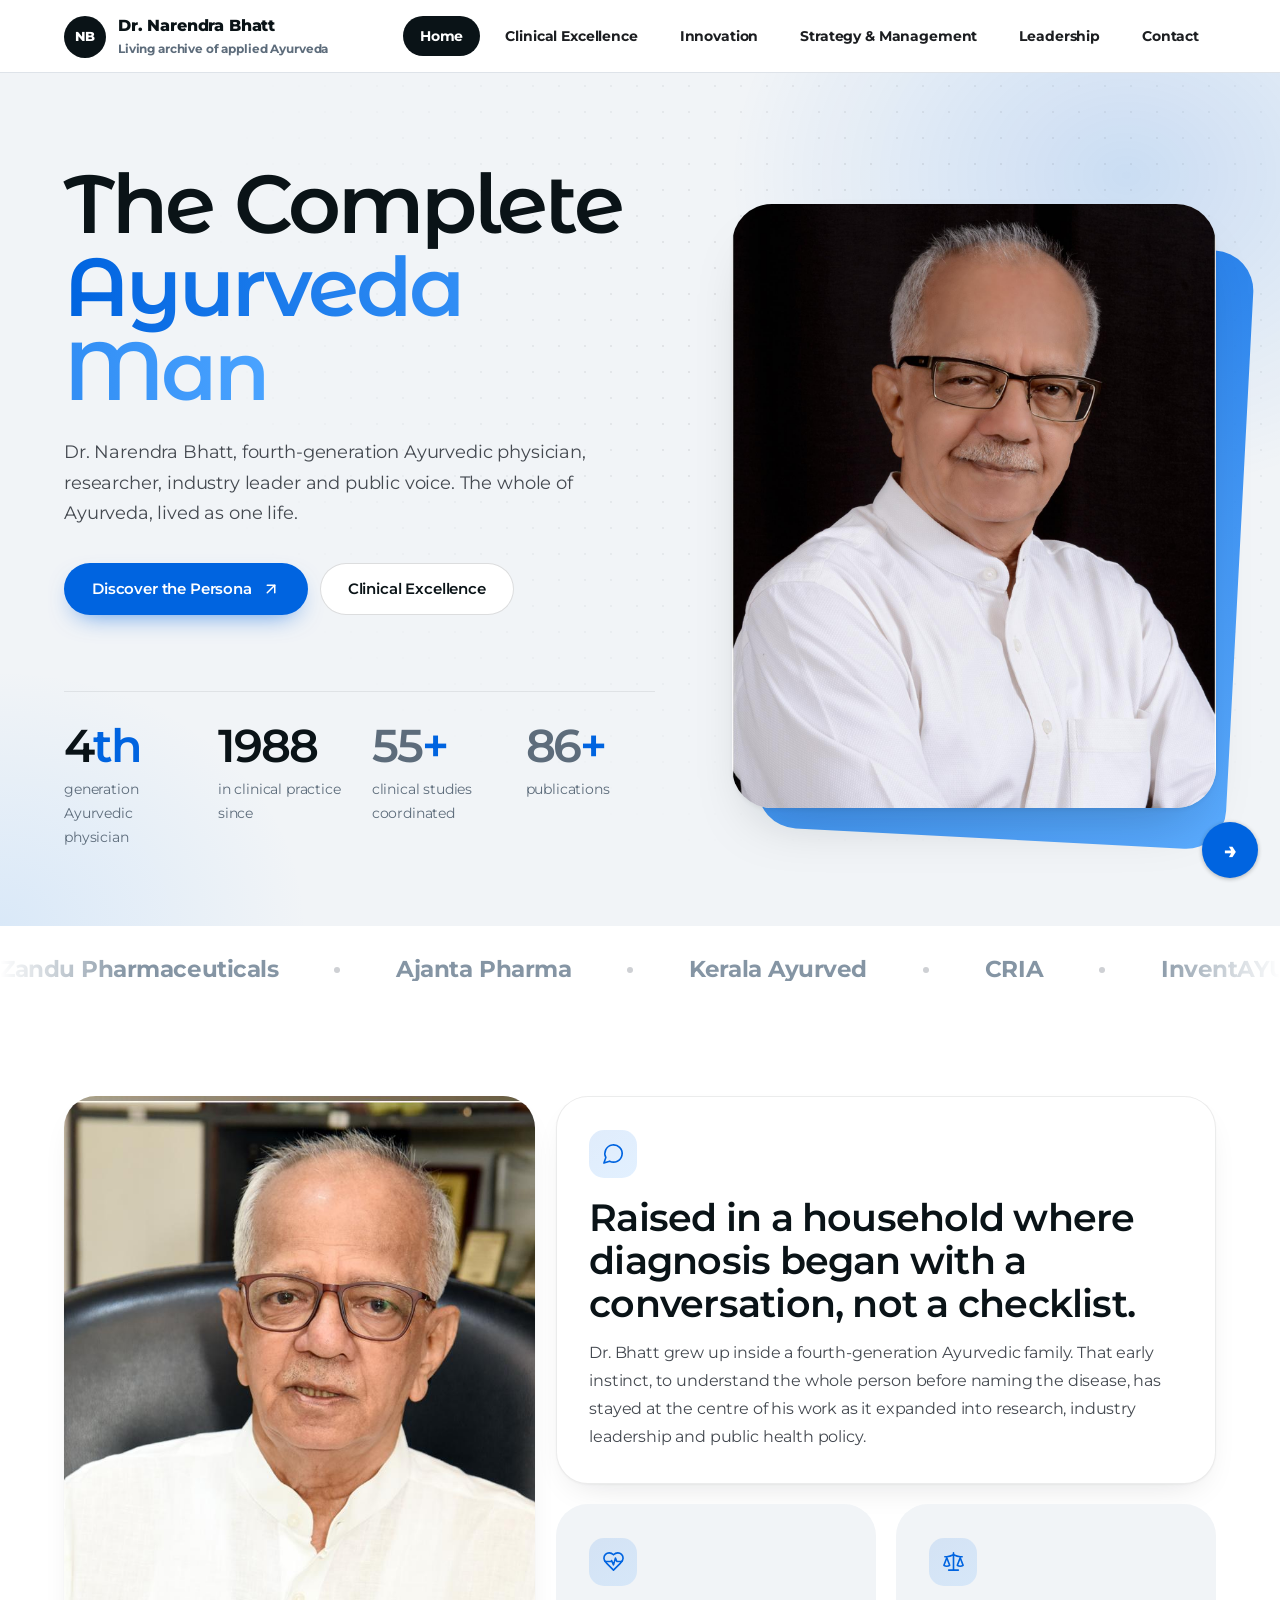
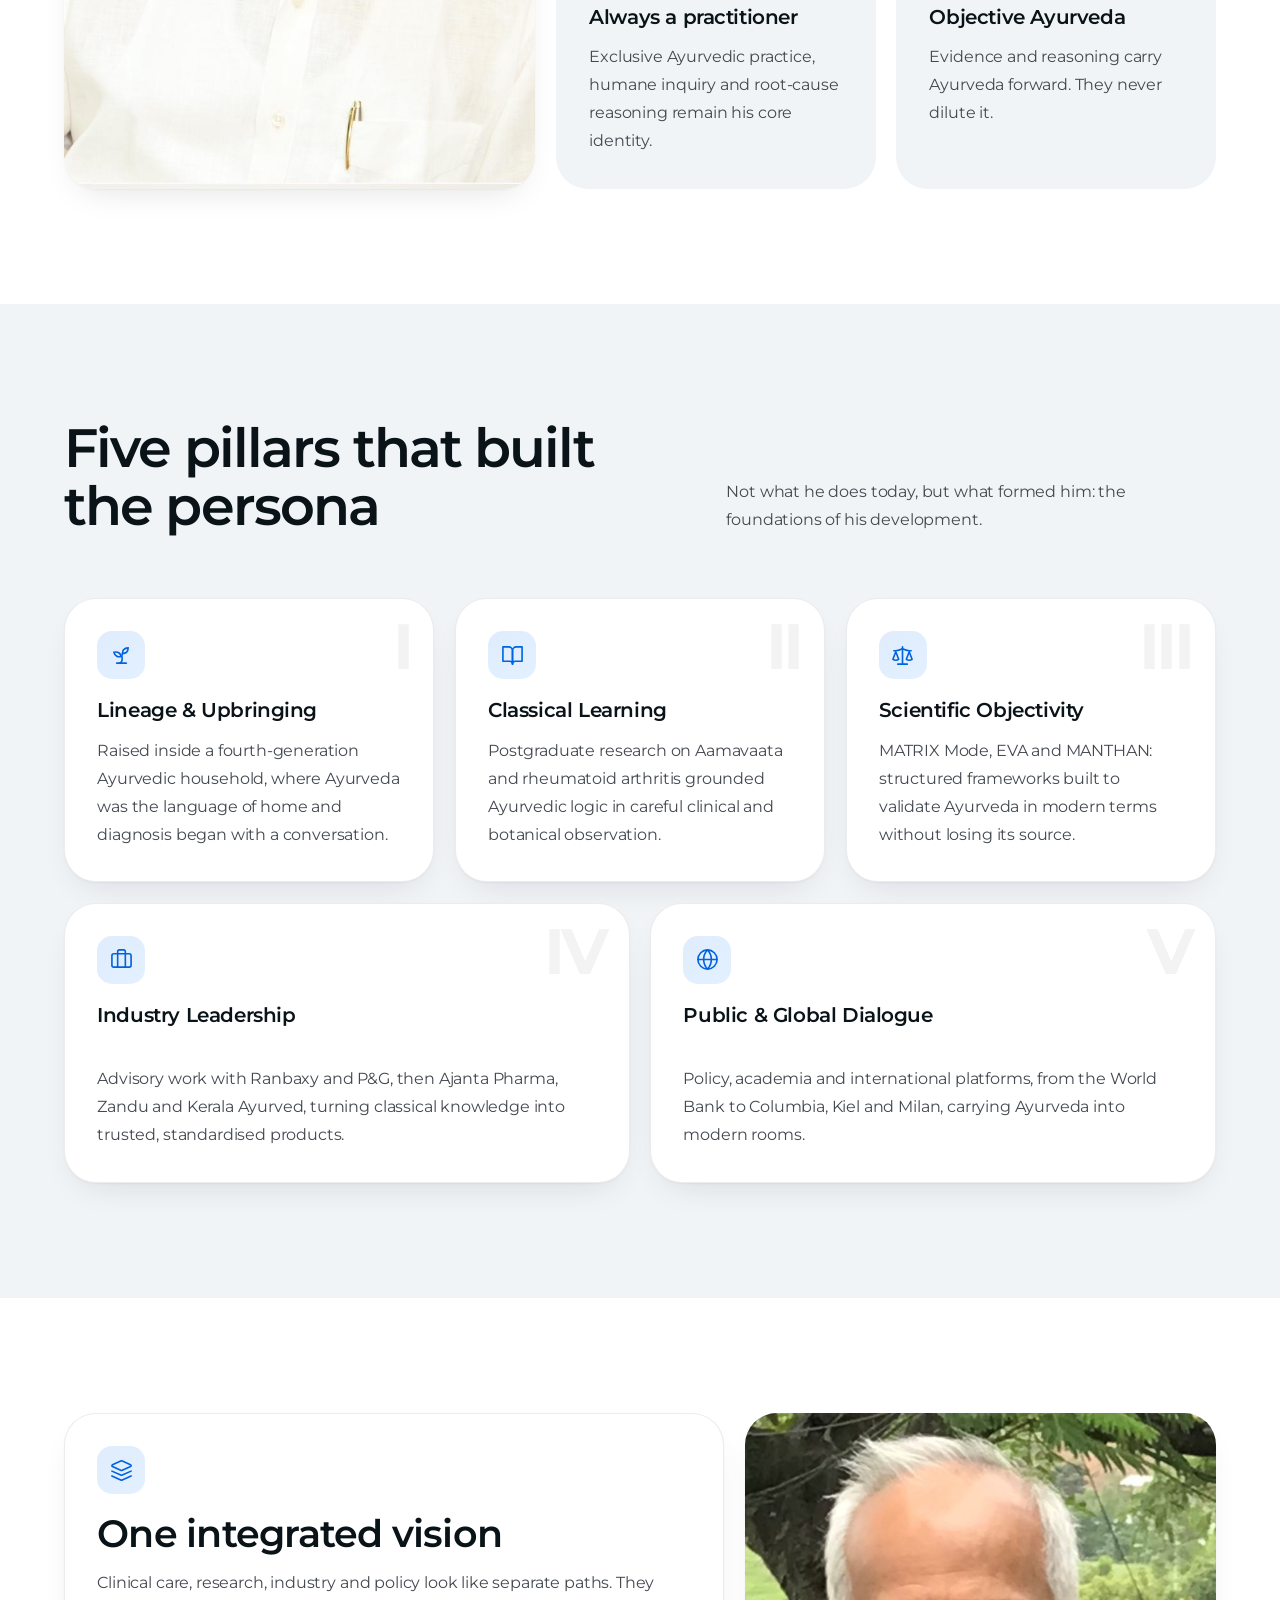
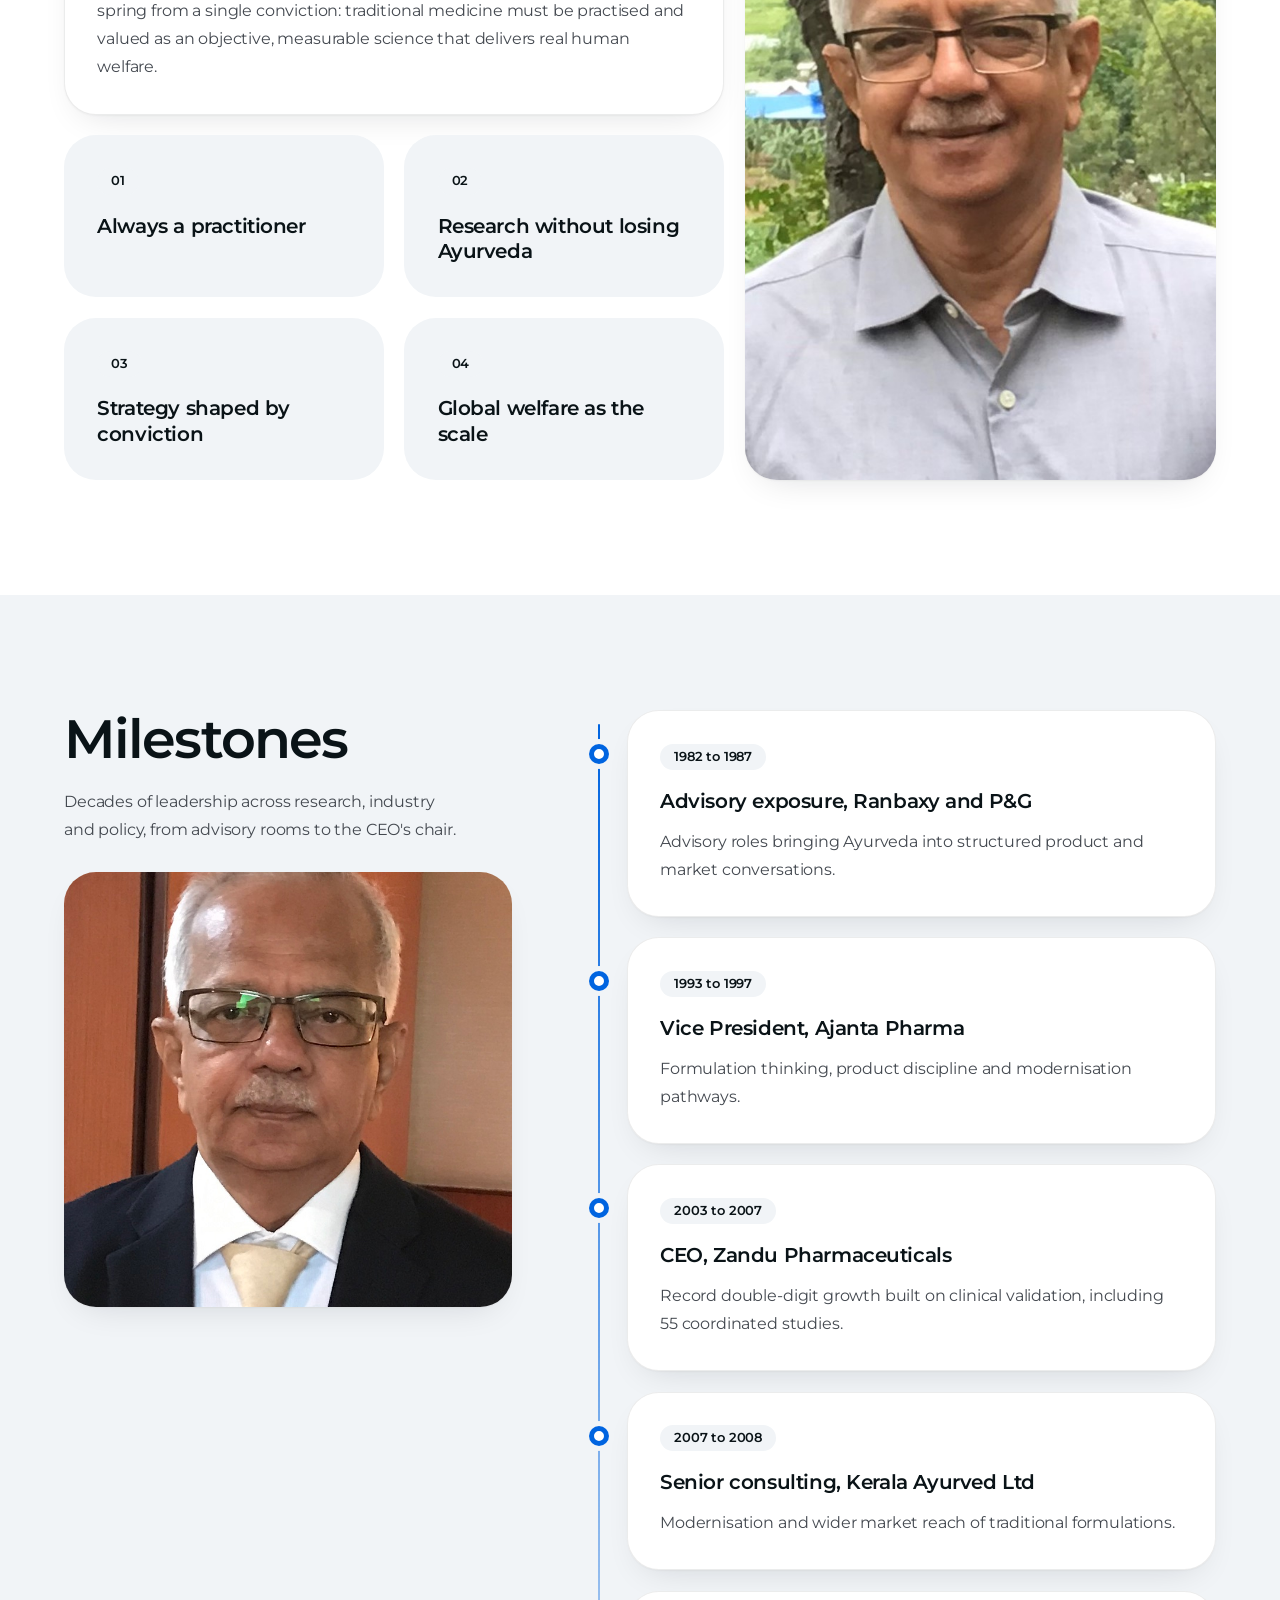
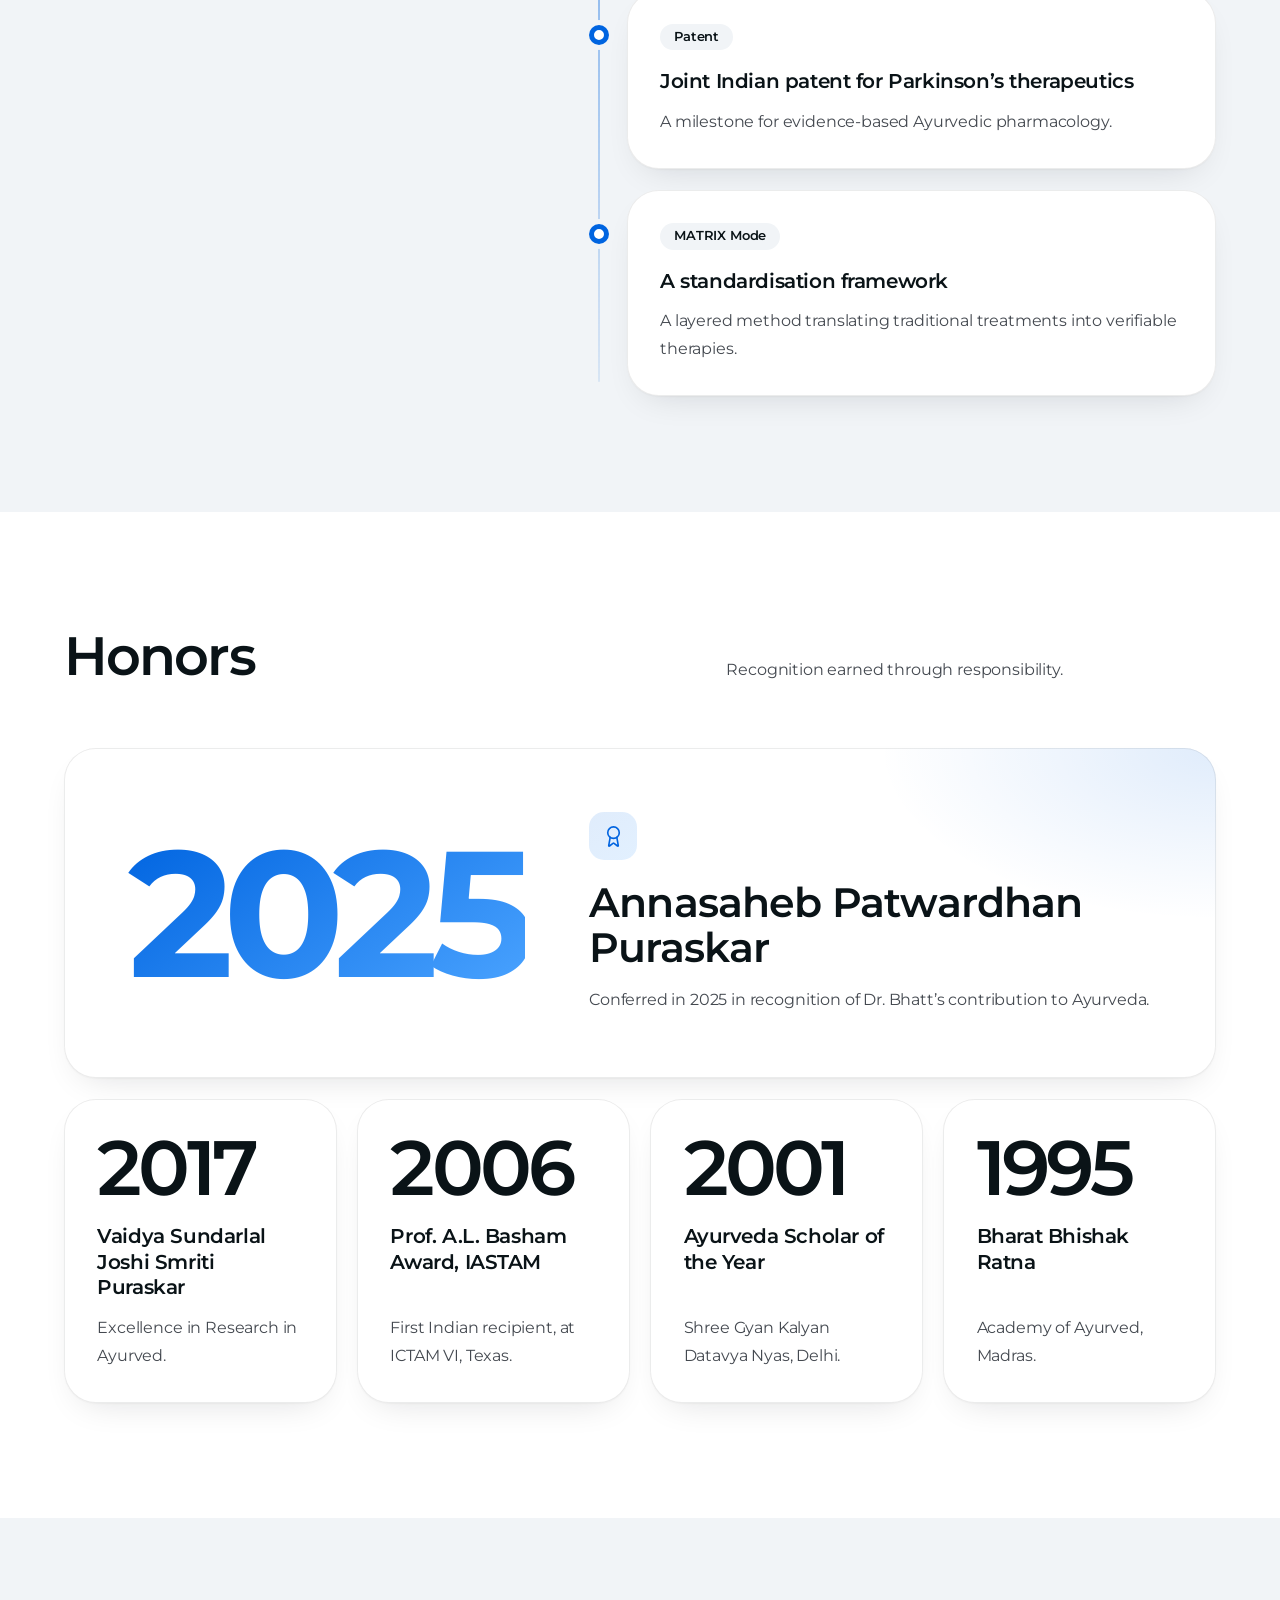
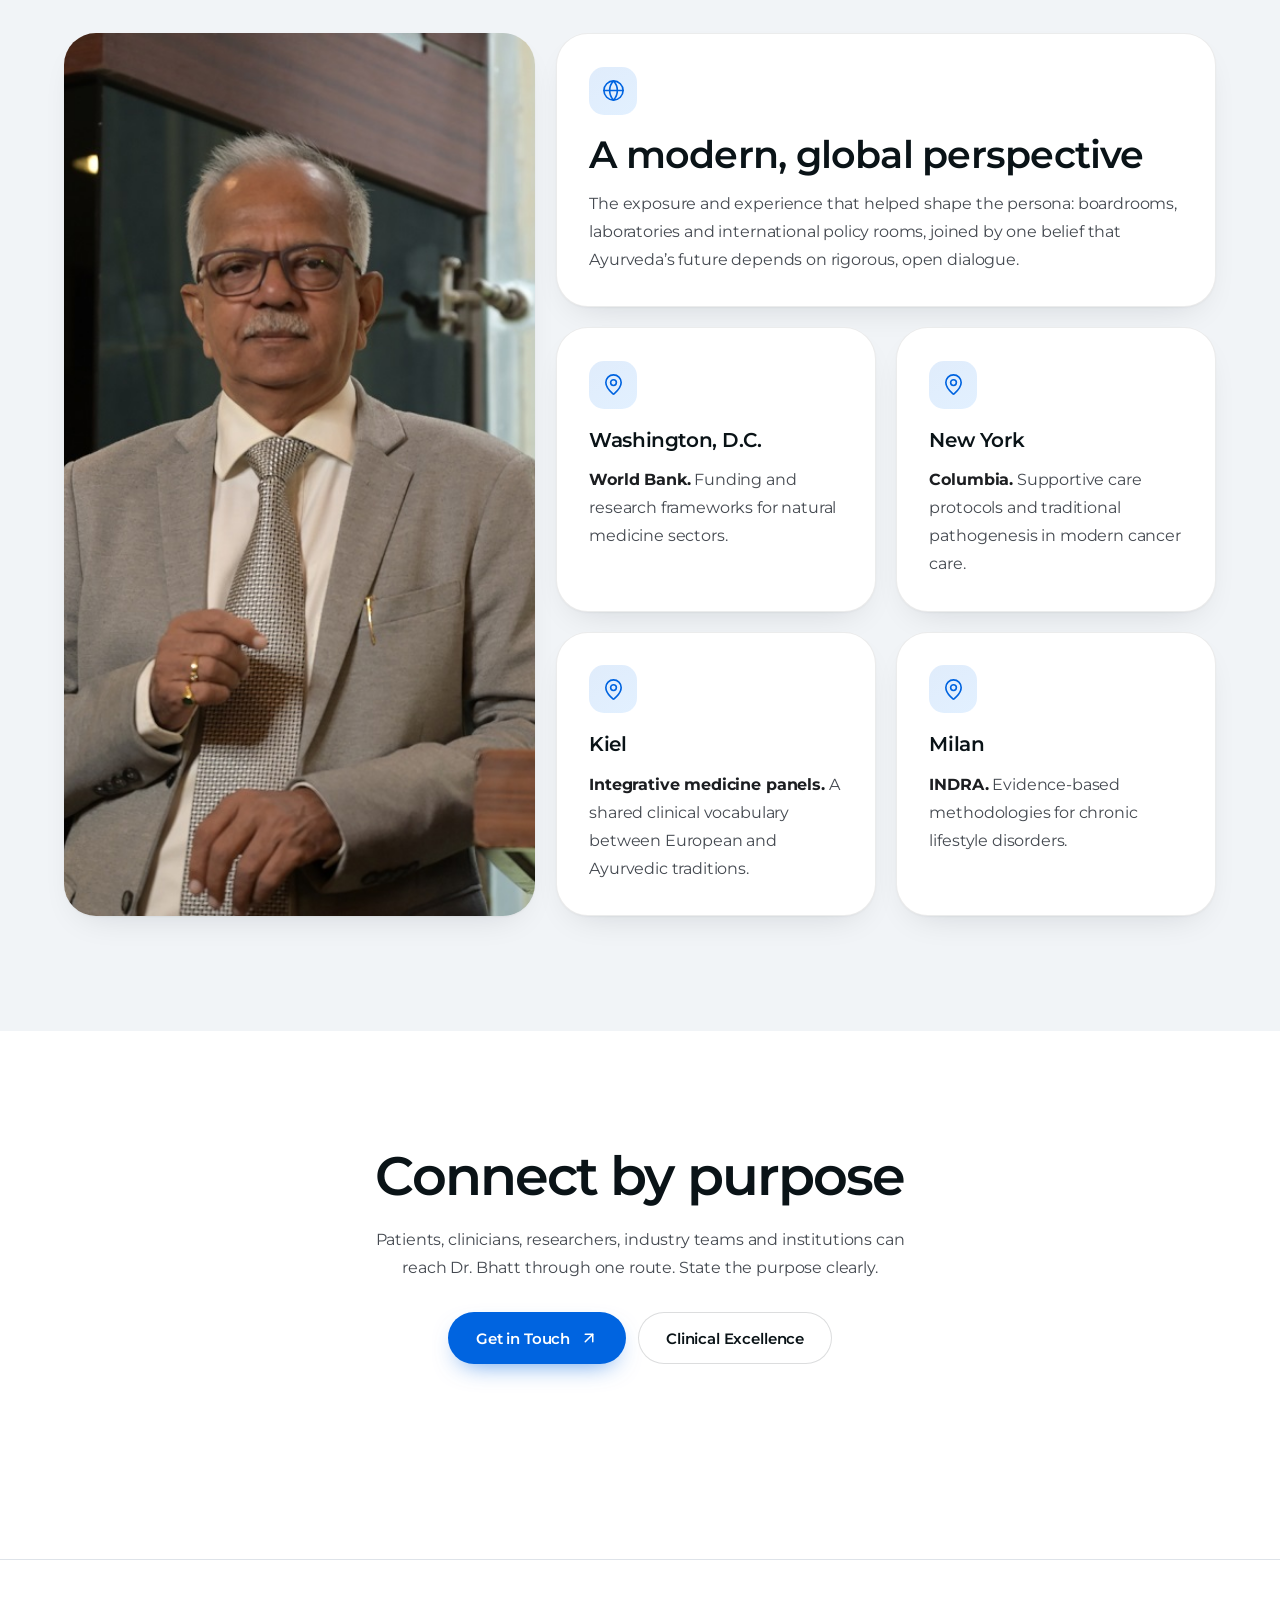
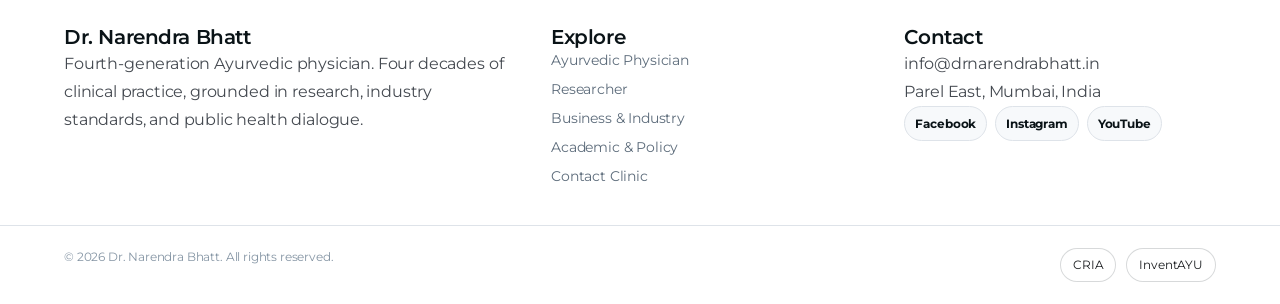
<file: index.html>
<!doctype html>
<html lang="en">
 <head>
  <meta charset="UTF-8" />
  <meta name="viewport" content="width=device-width, initial-scale=1.0" />
  <title>Dr. Narendra Bhatt | Official Portfolio & Living Archive</title>
  <meta name="description" content="Official portfolio and living archive of Dr. Narendra Bhatt: fourth-generation Ayurvedic physician, researcher, industry leader, and academic-policy contributor." />
  <link rel="preconnect" href="https://fonts.googleapis.com" />
  <link rel="preconnect" href="https://fonts.gstatic.com" crossorigin />
  <link href="https://fonts.googleapis.com/css2?family=Inter:wght@400;500;600;700;800;900&family=Montserrat:wght@400;500;600;700;800;900&display=swap" rel="stylesheet" />
  <link rel="icon" href="favicon.svg" type="image/svg+xml" />
  <link rel="stylesheet" href="nsb-system.css" />
  <link rel="stylesheet" href="nsb-premium.css?v=12" />
 </head>
 <body class="premium">
  <header class="site-header">
   <nav class="nav-container" aria-label="Primary navigation">
    <a class="logo" href="index.html">Dr. Narendra Bhatt <span>Living archive of applied Ayurveda</span></a>
    <button class="mobile-menu-btn" id="mobileMenuBtn" type="button" aria-label="Open navigation" aria-expanded="false"><span class="hamburger-line"></span><span class="hamburger-line"></span><span class="hamburger-line"></span></button>
    <ul class="nav-links" id="navLinks">
     <li><a class="active" href="index.html">Home</a></li>
     <li><a href="clinical.html">Clinical Excellence</a></li>
     <li><a href="research-hub.html">Innovation</a></li>
     <li><a href="industry.html">Strategy &amp; Management</a></li>
     <li><a href="academic-policy.html">Leadership</a></li>
     <li><a href="contact.html">Contact</a></li>
    </ul>
   </nav>
  </header>

  <main>
   <!-- BAND 1: Introduction / Hero -->
   <section class="hero">
    <div class="wrap hero-grid">
     <div class="hero-copy reveal">
      <div>
       <h1>The Complete <span class="grad">Ayurveda Man</span></h1>
       <p class="lead">Dr. Narendra Bhatt, fourth-generation Ayurvedic physician, researcher, industry leader and public voice. The whole of Ayurveda, lived as one life.</p>
       <div class="actions"><a class="btn primary" href="#narrative">Discover the Persona<svg viewBox="0 0 24 24" aria-hidden="true"><path d="M7 7h10v10"/><path d="M7 17 17 7"/></svg></a><a class="btn ghost" href="clinical.html">Clinical Excellence</a></div>
      </div>
      <div class="hero-stats">
       <div><strong>4<i>th</i></strong><span>generation Ayurvedic physician</span></div>
       <div><strong>1988</strong><span>in clinical practice since</span></div>
       <div><strong><span data-count="55" style="font:inherit">55</span><i>+</i></strong><span>clinical studies coordinated</span></div>
       <div><strong><span data-count="86" style="font:inherit">86</span><i>+</i></strong><span>publications</span></div>
      </div>
     </div>
     <figure class="frame reveal"><div class="img"><img src="NSBPhotosSelectedForWebsite/DrNarendraBhattForAnnasahebPatwardhanPuraskar2025.JPG" alt="Dr. Narendra Bhatt" /></div></figure>
    </div>
   </section>
   <div class="marquee" aria-hidden="true"><div class="marquee-track"><span>Zandu Pharmaceuticals</span><span>Ajanta Pharma</span><span>Kerala Ayurved</span><span>CRIA</span><span>InventAYU</span><span>World Bank</span><span>Columbia</span><span>Kiel</span><span>INDRA Milan</span><span>IASTAM</span><span>Zandu Pharmaceuticals</span><span>Ajanta Pharma</span><span>Kerala Ayurved</span><span>CRIA</span><span>InventAYU</span><span>World Bank</span><span>Columbia</span><span>Kiel</span><span>INDRA Milan</span><span>IASTAM</span></div></div>

   <!-- BAND 2: NSB Narrative -->
   <section class="band ">
    <div class="wrap">
     <div class="split" id="narrative">
      <figure class="tile photo tall reveal"><img src="NSBPhotosSelectedForWebsite/Ayurvedic%20Physician/MMP_7372%20copy.jpg" alt="Dr. Narendra Bhatt" loading="lazy" /></figure>
      <div class="col auto"><article class="tile big reveal"><span class="ico"><svg viewBox="0 0 24 24" aria-hidden="true"><path d="M7.9 20A9 9 0 1 0 4 16.1L2 22Z"/></svg></span><h3>Raised in a household where diagnosis began with a conversation, not a checklist.</h3><p>Dr. Bhatt grew up inside a fourth-generation Ayurvedic family. That early instinct, to understand the whole person before naming the disease, has stayed at the centre of his work as it expanded into research, industry leadership and public health policy.</p></article><div class="pair"><article class="tile flat reveal"><span class="ico"><svg viewBox="0 0 24 24" aria-hidden="true"><path d="M19 14c1.49-1.46 3-3.21 3-5.5A5.5 5.5 0 0 0 16.5 3c-1.76 0-3 .5-4.5 2-1.5-1.5-2.74-2-4.5-2A5.5 5.5 0 0 0 2 8.5c0 2.3 1.5 4.05 3 5.5l7 7Z"/><path d="M3.22 12H9.5l.5-1 2 4.5 2-7 1.5 3.5h5.27"/></svg></span><h3>Always a practitioner</h3><p>Exclusive Ayurvedic practice, humane inquiry and root-cause reasoning remain his core identity.</p></article><article class="tile flat reveal"><span class="ico"><svg viewBox="0 0 24 24" aria-hidden="true"><path d="m16 16 3-8 3 8c-.87.65-1.92 1-3 1s-2.13-.35-3-1Z"/><path d="m2 16 3-8 3 8c-.87.65-1.92 1-3 1s-2.13-.35-3-1Z"/><path d="M7 21h10"/><path d="M12 3v18"/><path d="M3 7h2c2 0 5-1 7-2 2 1 5 2 7 2h2"/></svg></span><h3>Objective Ayurveda</h3><p>Evidence and reasoning carry Ayurveda forward. They never dilute it.</p></article></div></div>
     </div>
    </div>
   </section>

   <!-- BAND 3: Five Building Pillars -->
   <section class="band soft">
    <div class="wrap">
     <div class="head reveal"><h2>Five pillars that built the persona</h2><p>Not what he does today, but what formed him: the foundations of his development.</p></div>
     <div class="grid6">
      <article class="tile rich c2 reveal"><span class="idx">I</span><div class="top"><span class="ico"><svg viewBox="0 0 24 24" aria-hidden="true"><path d="M7 20h10"/><path d="M10 20c5.5-2.5.8-6.4 3-10"/><path d="M9.5 9.4c1.1.8 1.8 2.2 2.3 3.7-2 .4-3.5.4-4.8-.3-1.2-.6-2.3-1.9-3-4.2 2.8-.5 4.4 0 5.5.8z"/><path d="M14.1 6a7 7 0 0 0-1.1 4c1.9-.1 3.3-.6 4.3-1.4 1-1 1.6-2.3 1.7-4.6-2.7.1-4 1-4.9 2z"/></svg></span><h3>Lineage &amp; Upbringing</h3></div><p>Raised inside a fourth-generation Ayurvedic household, where Ayurveda was the language of home and diagnosis began with a conversation.</p></article>
      <article class="tile rich c2 reveal"><span class="idx">II</span><div class="top"><span class="ico"><svg viewBox="0 0 24 24" aria-hidden="true"><path d="M2 3h6a4 4 0 0 1 4 4v14a3 3 0 0 0-3-3H2z"/><path d="M22 3h-6a4 4 0 0 0-4 4v14a3 3 0 0 1 3-3h7z"/></svg></span><h3>Classical Learning</h3></div><p>Postgraduate research on Aamavaata and rheumatoid arthritis grounded Ayurvedic logic in careful clinical and botanical observation.</p></article>
      <article class="tile rich c2 reveal"><span class="idx">III</span><div class="top"><span class="ico"><svg viewBox="0 0 24 24" aria-hidden="true"><path d="m16 16 3-8 3 8c-.87.65-1.92 1-3 1s-2.13-.35-3-1Z"/><path d="m2 16 3-8 3 8c-.87.65-1.92 1-3 1s-2.13-.35-3-1Z"/><path d="M7 21h10"/><path d="M12 3v18"/><path d="M3 7h2c2 0 5-1 7-2 2 1 5 2 7 2h2"/></svg></span><h3>Scientific Objectivity</h3></div><p>MATRIX Mode, EVA and MANTHAN: structured frameworks built to validate Ayurveda in modern terms without losing its source.</p></article>
      <article class="tile rich c3 reveal"><span class="idx">IV</span><div class="top"><span class="ico"><svg viewBox="0 0 24 24" aria-hidden="true"><path d="M16 20V4a2 2 0 0 0-2-2h-4a2 2 0 0 0-2 2v16"/><rect width="20" height="14" x="2" y="6" rx="2"/></svg></span><h3>Industry Leadership</h3></div><p>Advisory work with Ranbaxy and P&amp;G, then Ajanta Pharma, Zandu and Kerala Ayurved, turning classical knowledge into trusted, standardised products.</p></article>
      <article class="tile rich c3 reveal"><span class="idx">V</span><div class="top"><span class="ico"><svg viewBox="0 0 24 24" aria-hidden="true"><circle cx="12" cy="12" r="10"/><path d="M12 2a14.5 14.5 0 0 0 0 20 14.5 14.5 0 0 0 0-20"/><path d="M2 12h20"/></svg></span><h3>Public &amp; Global Dialogue</h3></div><p>Policy, academia and international platforms, from the World Bank to Columbia, Kiel and Milan, carrying Ayurveda into modern rooms.</p></article>
     </div>
    </div>
   </section>

   <!-- BAND 4: One Integrated Vision + personal manifesto -->
   <section class="band ">
    <div class="wrap">
     <div class="split rev">
      <div class="col auto"><article class="tile big reveal"><span class="ico"><svg viewBox="0 0 24 24" aria-hidden="true"><path d="m12.83 2.18a2 2 0 0 0-1.66 0L2.6 6.08a1 1 0 0 0 0 1.83l8.58 3.91a2 2 0 0 0 1.66 0l8.58-3.9a1 1 0 0 0 0-1.83Z"/><path d="m22 17.65-9.17 4.16a2 2 0 0 1-1.66 0L2 17.65"/><path d="m22 12.65-9.17 4.16a2 2 0 0 1-1.66 0L2 12.65"/></svg></span><h3>One integrated vision</h3><p>Clinical care, research, industry and policy look like separate paths. They spring from a single conviction: traditional medicine must be practised and valued as an objective, measurable science that delivers real human welfare.</p></article><div class="pair"><article class="tile flat reveal"><span class="badge">01</span><h3>Always a practitioner</h3></article><article class="tile flat reveal"><span class="badge">02</span><h3>Research without losing Ayurveda</h3></article></div><div class="pair"><article class="tile flat reveal"><span class="badge">03</span><h3>Strategy shaped by conviction</h3></article><article class="tile flat reveal"><span class="badge">04</span><h3>Global welfare as the scale</h3></article></div></div>
      <figure class="tile photo tall reveal"><img src="NSBPhotosSelectedForWebsite/Lakshanik/N%207.jpg" alt="Dr. Narendra Bhatt outdoors" loading="lazy" /></figure>
     </div>
    </div>
   </section>

   <!-- BAND 5: Milestones -->
   <section class="band soft">
    <div class="wrap">
     <div class="tl"><div class="sticky reveal"><div><h2>Milestones</h2><p style="margin-top:20px;max-width:36ch">Decades of leadership across research, industry and policy, from advisory rooms to the CEO's chair.</p></div><figure class="tile photo  reveal"><img src="NSBPhotosSelectedForWebsite/ManagementCRIA/N%2010.jpg" alt="Dr. Narendra Bhatt in a formal portrait" loading="lazy" /></figure></div><div class="tl-list"><article class="tl-item reveal"><div class="tile"><span class="badge">1982 to 1987</span><h3>Advisory exposure, Ranbaxy and P&amp;G</h3><p>Advisory roles bringing Ayurveda into structured product and market conversations.</p></div></article><article class="tl-item reveal"><div class="tile"><span class="badge">1993 to 1997</span><h3>Vice President, Ajanta Pharma</h3><p>Formulation thinking, product discipline and modernisation pathways.</p></div></article><article class="tl-item reveal"><div class="tile"><span class="badge">2003 to 2007</span><h3>CEO, Zandu Pharmaceuticals</h3><p>Record double-digit growth built on clinical validation, including 55 coordinated studies.</p></div></article><article class="tl-item reveal"><div class="tile"><span class="badge">2007 to 2008</span><h3>Senior consulting, Kerala Ayurved Ltd</h3><p>Modernisation and wider market reach of traditional formulations.</p></div></article><article class="tl-item reveal"><div class="tile"><span class="badge">Patent</span><h3>Joint Indian patent for Parkinson&rsquo;s therapeutics</h3><p>A milestone for evidence-based Ayurvedic pharmacology.</p></div></article><article class="tl-item reveal"><div class="tile"><span class="badge">MATRIX Mode</span><h3>A standardisation framework</h3><p>A layered method translating traditional treatments into verifiable therapies.</p></div></article></div></div>
    </div>
   </section>

   <!-- BAND 6: Honors (verified list from academic-policy page) -->
   <section class="band ">
    <div class="wrap">
     <div class="head reveal"><h2>Honors</h2><p>Recognition earned through responsibility.</p></div>
     <article class="tile honor reveal"><span class="year">2025</span><div style="display:grid;gap:16px"><span class="ico"><svg viewBox="0 0 24 24" aria-hidden="true"><circle cx="12" cy="8" r="6"/><path d="m15.477 12.89 1.515 8.526a.5.5 0 0 1-.81.47l-3.58-2.687a1 1 0 0 0-1.197 0l-3.586 2.686a.5.5 0 0 1-.81-.469l1.514-8.526"/></svg></span><h3>Annasaheb Patwardhan Puraskar</h3><p>Conferred in 2025 in recognition of Dr. Bhatt&rsquo;s contribution to Ayurveda.</p></div></article>
     <div class="grid4" style="margin-top:var(--gap)"><article class="tile rich reveal"><div class="top"><span class="stat-n">2017</span><h3>Vaidya Sundarlal Joshi Smriti Puraskar</h3></div><p>Excellence in Research in Ayurved.</p></article><article class="tile rich reveal"><div class="top"><span class="stat-n">2006</span><h3>Prof. A.L. Basham Award, IASTAM</h3></div><p>First Indian recipient, at ICTAM VI, Texas.</p></article><article class="tile rich reveal"><div class="top"><span class="stat-n">2001</span><h3>Ayurveda Scholar of the Year</h3></div><p>Shree Gyan Kalyan Datavya Nyas, Delhi.</p></article><article class="tile rich reveal"><div class="top"><span class="stat-n">1995</span><h3>Bharat Bhishak Ratna</h3></div><p>Academy of Ayurved, Madras.</p></article></div>
    </div>
   </section>

   <!-- BAND 7: Modern (Global) Perspective -->
   <section class="band soft">
    <div class="wrap">
     <div class="split">
      <figure class="tile photo tall reveal"><img src="NSBPhotosSelectedForWebsite/ManagementCRIA/N%2026.JPG" alt="Dr. Narendra Bhatt speaking at a forum" loading="lazy" /></figure>
      <div class="col auto"><article class="tile big reveal"><span class="ico"><svg viewBox="0 0 24 24" aria-hidden="true"><circle cx="12" cy="12" r="10"/><path d="M12 2a14.5 14.5 0 0 0 0 20 14.5 14.5 0 0 0 0-20"/><path d="M2 12h20"/></svg></span><h3>A modern, global perspective</h3><p>The exposure and experience that helped shape the persona: boardrooms, laboratories and international policy rooms, joined by one belief that Ayurveda&rsquo;s future depends on rigorous, open dialogue.</p></article><div class="pair"><article class="tile  reveal"><span class="ico"><svg viewBox="0 0 24 24" aria-hidden="true"><path d="M20 10c0 4.993-5.539 10.193-7.399 11.799a1 1 0 0 1-1.202 0C9.539 20.193 4 14.993 4 10a8 8 0 0 1 16 0"/><circle cx="12" cy="10" r="3"/></svg></span><h3>Washington, D.C.</h3><p><strong style="color:var(--ink)">World Bank.</strong> Funding and research frameworks for natural medicine sectors.</p></article><article class="tile  reveal"><span class="ico"><svg viewBox="0 0 24 24" aria-hidden="true"><path d="M20 10c0 4.993-5.539 10.193-7.399 11.799a1 1 0 0 1-1.202 0C9.539 20.193 4 14.993 4 10a8 8 0 0 1 16 0"/><circle cx="12" cy="10" r="3"/></svg></span><h3>New York</h3><p><strong style="color:var(--ink)">Columbia.</strong> Supportive care protocols and traditional pathogenesis in modern cancer care.</p></article></div><div class="pair"><article class="tile  reveal"><span class="ico"><svg viewBox="0 0 24 24" aria-hidden="true"><path d="M20 10c0 4.993-5.539 10.193-7.399 11.799a1 1 0 0 1-1.202 0C9.539 20.193 4 14.993 4 10a8 8 0 0 1 16 0"/><circle cx="12" cy="10" r="3"/></svg></span><h3>Kiel</h3><p><strong style="color:var(--ink)">Integrative medicine panels.</strong> A shared clinical vocabulary between European and Ayurvedic traditions.</p></article><article class="tile  reveal"><span class="ico"><svg viewBox="0 0 24 24" aria-hidden="true"><path d="M20 10c0 4.993-5.539 10.193-7.399 11.799a1 1 0 0 1-1.202 0C9.539 20.193 4 14.993 4 10a8 8 0 0 1 16 0"/><circle cx="12" cy="10" r="3"/></svg></span><h3>Milan</h3><p><strong style="color:var(--ink)">INDRA.</strong> Evidence-based methodologies for chronic lifestyle disorders.</p></article></div></div>
     </div>
    </div>
   </section>

   <section class="band">
    <div class="wrap"><div class="closing reveal"><h2>Connect by purpose</h2><p>Patients, clinicians, researchers, industry teams and institutions can reach Dr. Bhatt through one route. State the purpose clearly.</p><div class="actions"><a class="btn primary" href="contact.html">Get in Touch<svg viewBox="0 0 24 24" aria-hidden="true"><path d="M7 7h10v10"/><path d="M7 17 17 7"/></svg></a><a class="btn ghost" href="clinical.html">Clinical Excellence</a></div></div></div>
   </section>
  </main>

  <a class="floating-cta" href="contact.html" aria-label="Contact Dr. Narendra Bhatt">&rarr;</a>
  <footer class="site-footer">
   <div class="footer-grid">
    <div class="footer-col"><h3>Dr. Narendra Bhatt</h3><p>Fourth-generation Ayurvedic physician. Four decades of clinical practice, grounded in research, industry standards, and public health dialogue.</p></div>
    <div class="footer-col"><h3>Explore</h3><ul class="footer-links"><li><a href="clinical.html">Ayurvedic Physician</a></li><li><a href="research-hub.html">Researcher</a></li><li><a href="industry.html">Business &amp; Industry</a></li><li><a href="academic-policy.html">Academic &amp; Policy</a></li><li><a href="contact.html">Contact Clinic</a></li></ul></div>
    <div class="footer-col"><h3>Contact</h3><p>info@drnarendrabhatt.in</p><p>Parel East, Mumbai, India</p><p class="footer-social"><span>Facebook</span><span>Instagram</span><span>YouTube</span></p></div>
   </div>
   <div class="footer-bottom"><span>&copy; 2026 Dr. Narendra Bhatt. All rights reserved.</span><span class="ecosystem-links"><a href="https://cria.in" target="_blank" rel="noopener">CRIA</a><a href="https://inventayu.com" target="_blank" rel="noopener">InventAYU</a></span></div>
  </footer>
  <script src="nsb-system.js"></script>
  <script src="nsb-premium.js?v=12" defer></script>
 </body>
</html>
</file>
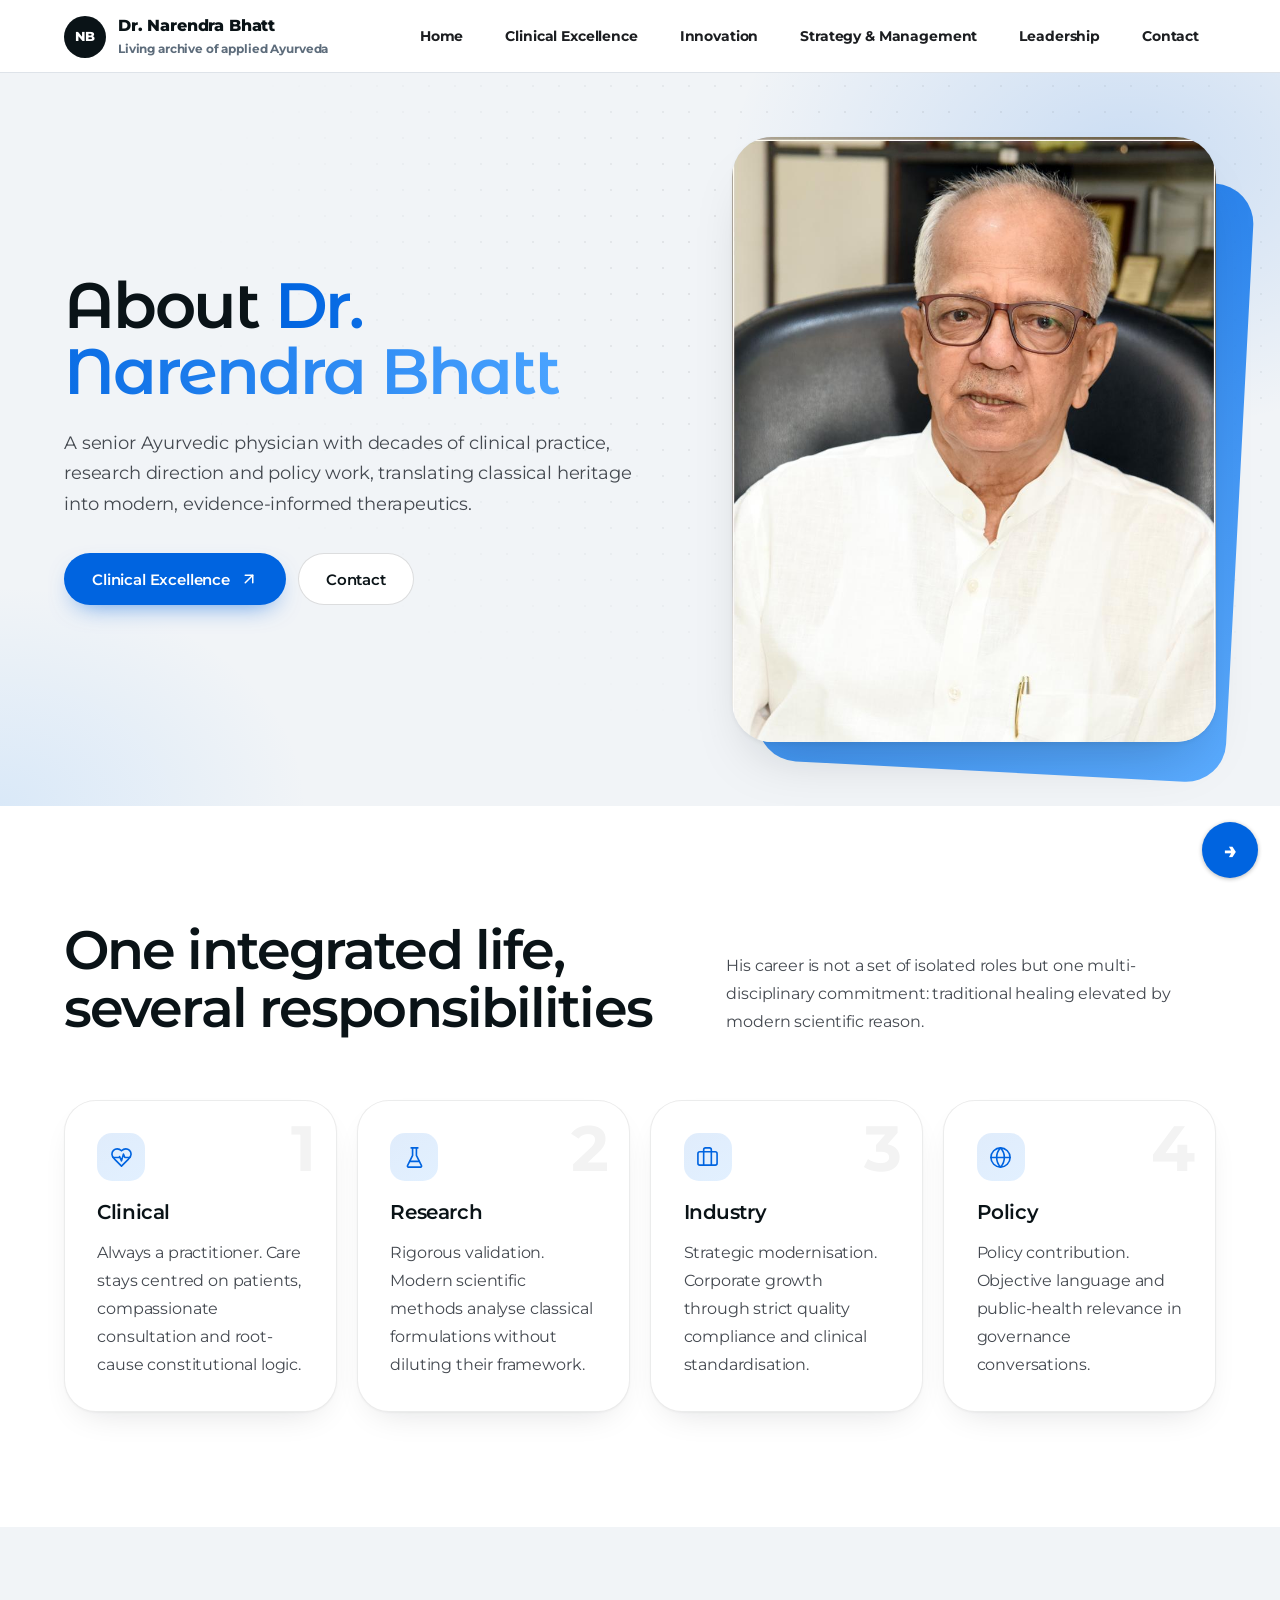
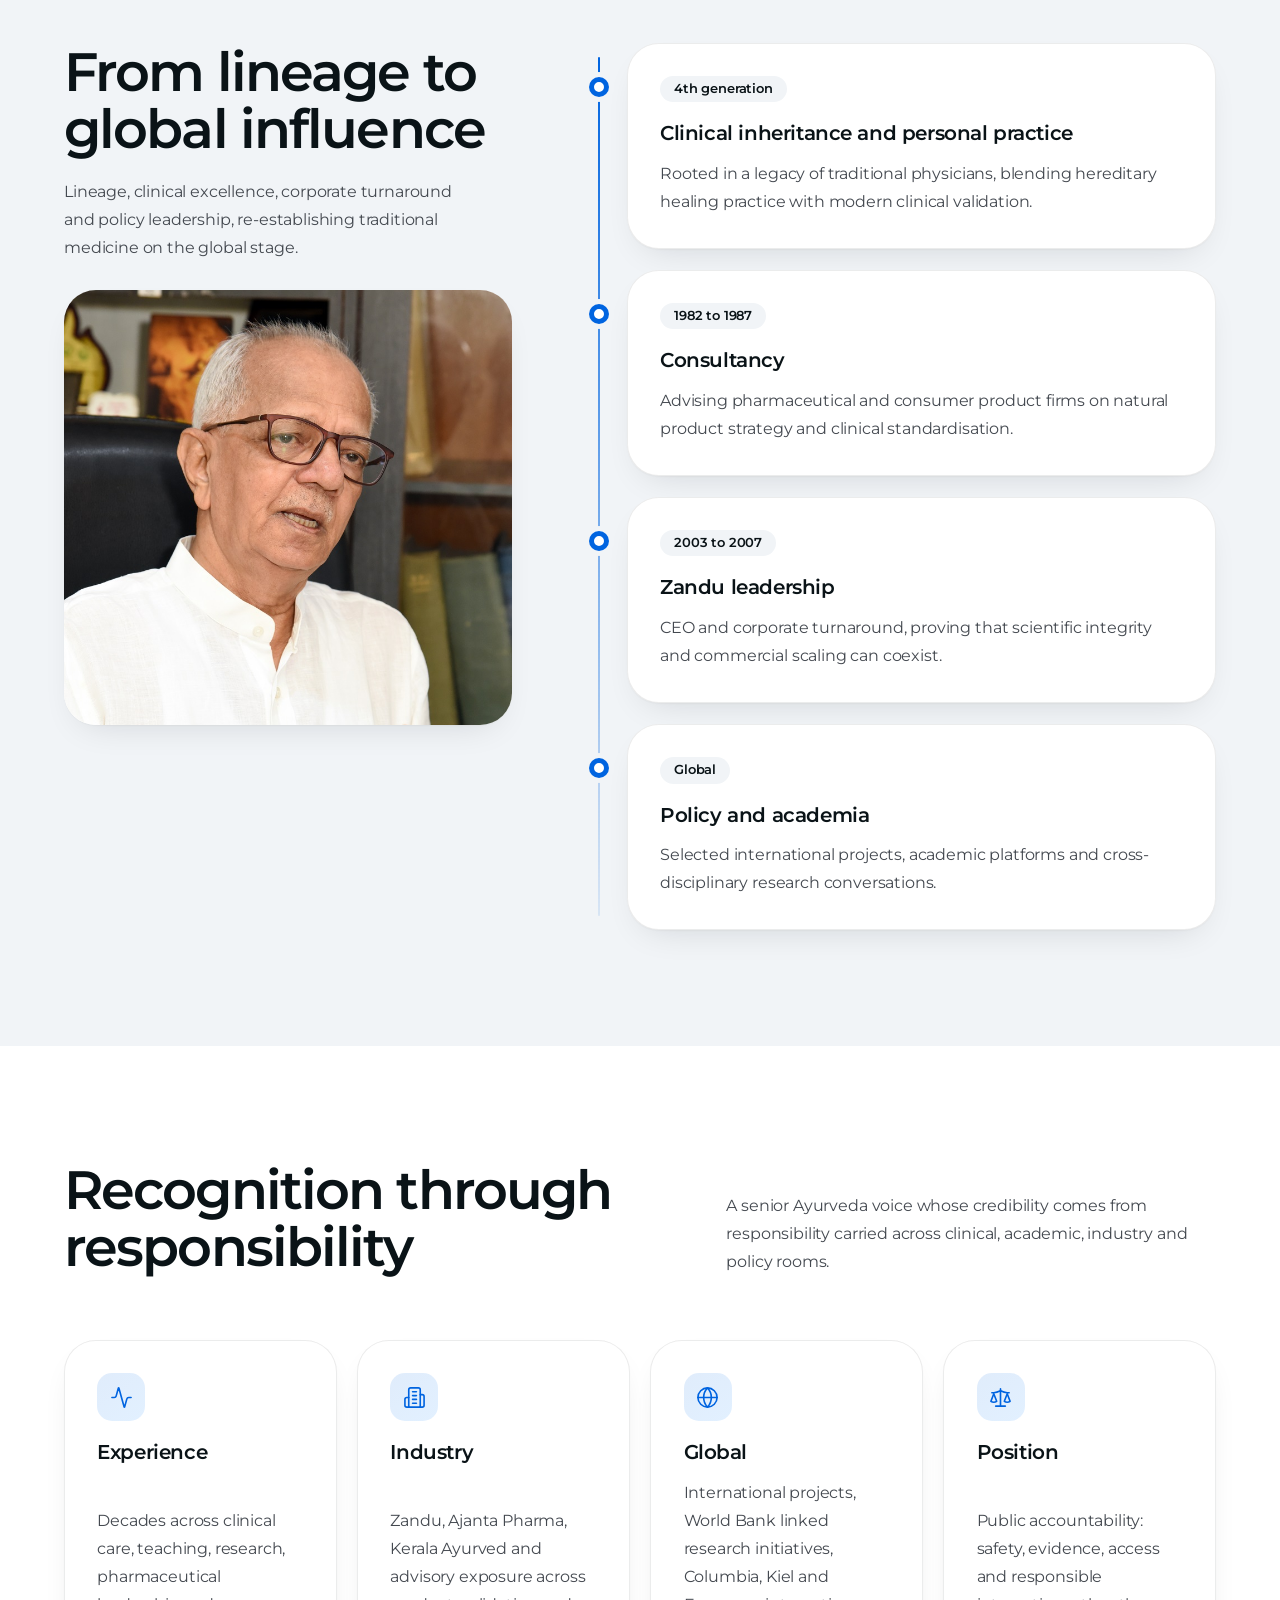
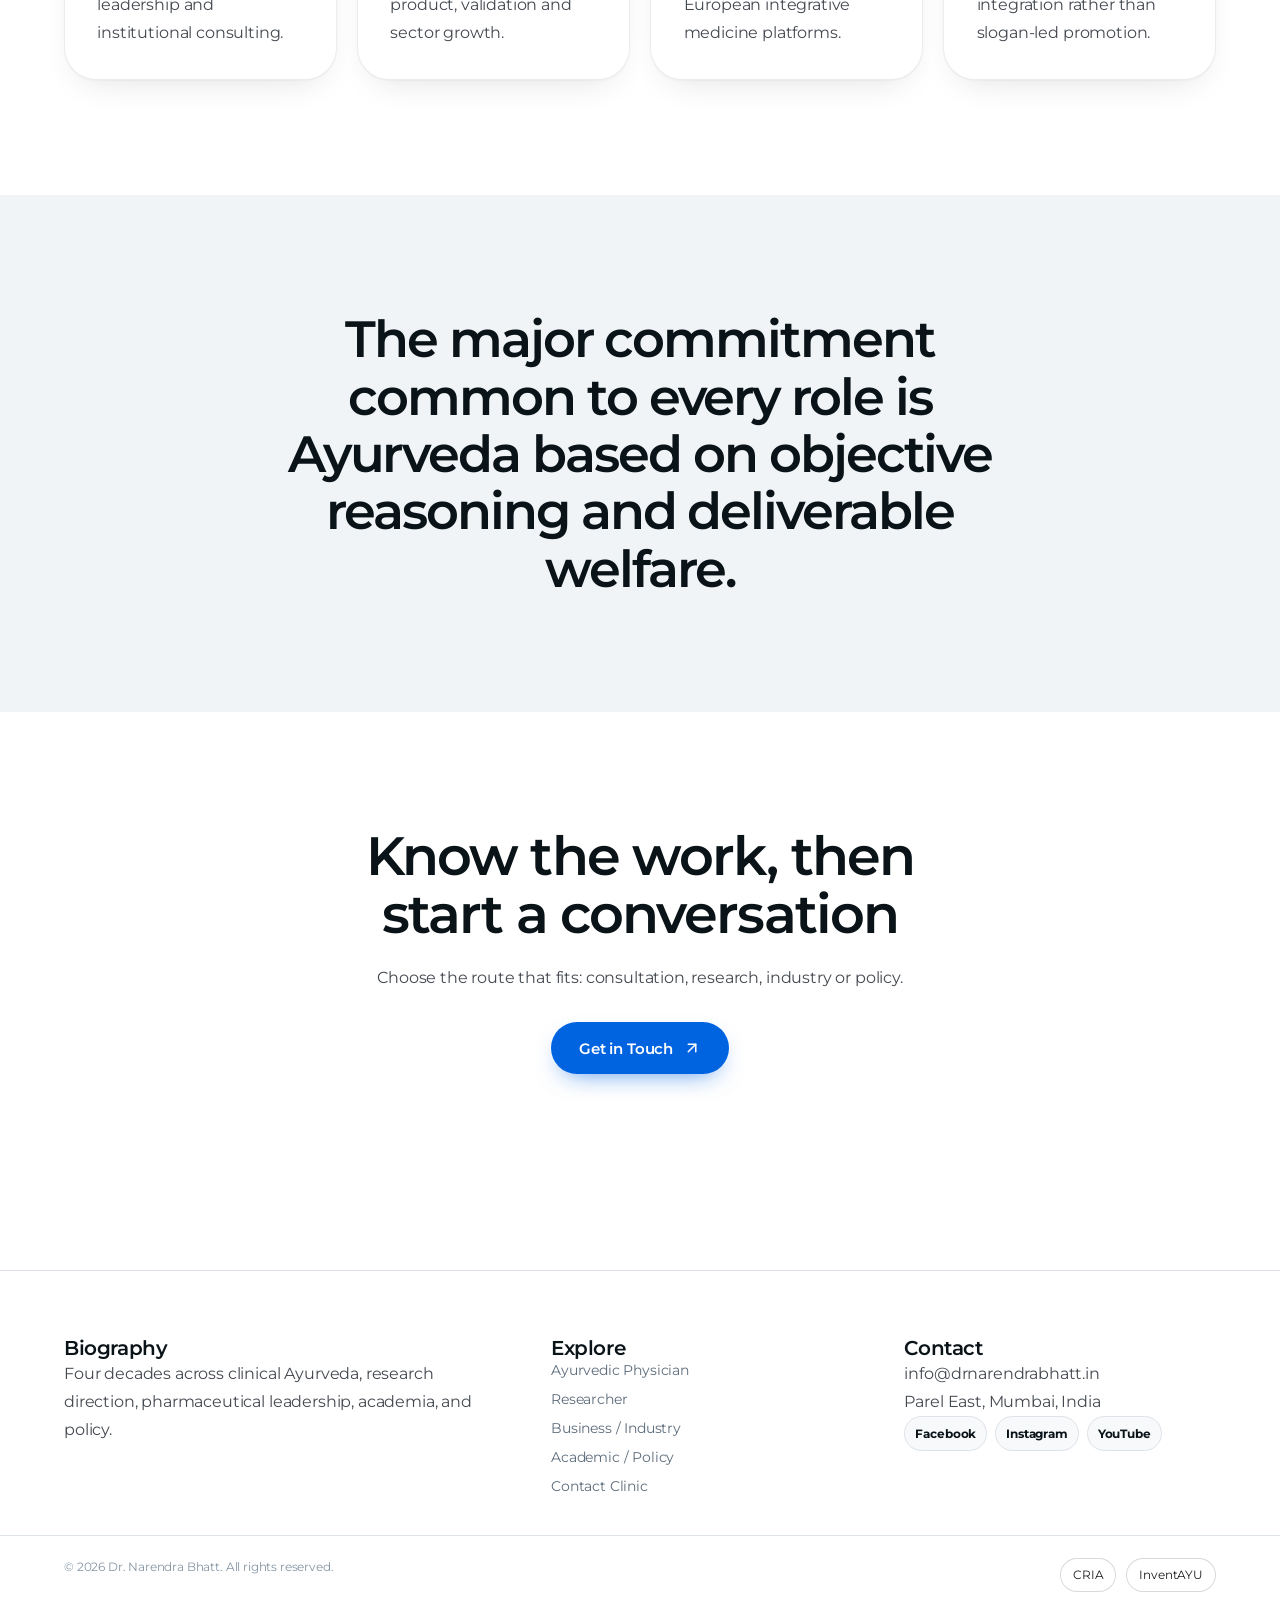
<file: about.html>
<!doctype html>
<html lang="en">
 <head>
  <meta charset="UTF-8" />
  <meta name="viewport" content="width=device-width, initial-scale=1.0" />
  <title>About | Dr. Narendra Bhatt</title>
  <meta name="description" content="Biography of Dr. Narendra Bhatt across four decades of clinical practice, research direction, industry leadership, and public health policy." />
  <link rel="preconnect" href="https://fonts.googleapis.com" />
  <link rel="preconnect" href="https://fonts.gstatic.com" crossorigin />
  <link href="https://fonts.googleapis.com/css2?family=Inter:wght@400;500;600;700;800;900&family=Montserrat:wght@400;500;600;700;800;900&display=swap" rel="stylesheet" />
  <link rel="icon" href="favicon.svg" type="image/svg+xml" />
  <link rel="stylesheet" href="nsb-system.css" />
  <link rel="stylesheet" href="nsb-premium.css?v=12" />
 </head>
 <body class="premium">
  <header class="site-header">
   <nav class="nav-container" aria-label="Primary navigation">
    <a class="logo" href="index.html">Dr. Narendra Bhatt <span>Living archive of applied Ayurveda</span></a>
    <button class="mobile-menu-btn" id="mobileMenuBtn" type="button" aria-label="Open navigation" aria-expanded="false"><span class="hamburger-line"></span><span class="hamburger-line"></span><span class="hamburger-line"></span></button>
    <ul class="nav-links" id="navLinks">
     <li><a href="index.html">Home</a></li>
     <li><a href="clinical.html">Clinical Excellence</a></li>
     <li><a href="research-hub.html">Innovation</a></li>
     <li><a href="industry.html">Strategy &amp; Management</a></li>
     <li><a href="academic-policy.html">Leadership</a></li>
     <li><a href="contact.html">Contact</a></li>
    </ul>
   </nav>
  </header>

  <main>
   <section class="hero compact">
    <div class="wrap hero-grid">
     <div class="reveal"><h1>About <span class="grad">Dr. Narendra Bhatt</span></h1><p class="lead">A senior Ayurvedic physician with decades of clinical practice, research direction and policy work, translating classical heritage into modern, evidence-informed therapeutics.</p><div class="actions"><a class="btn primary" href="clinical.html">Clinical Excellence<svg viewBox="0 0 24 24" aria-hidden="true"><path d="M7 7h10v10"/><path d="M7 17 17 7"/></svg></a><a class="btn ghost" href="contact.html">Contact</a></div></div>
     <figure class="frame reveal"><div class="img"><img src="NSBPhotosSelectedForWebsite/Ayurvedic%20Physician/MMP_7372%20copy.jpg" alt="Dr. Narendra Bhatt" /></div></figure>
    </div>
   </section>

   <section class="band ">
    <div class="wrap">
     <div class="head reveal"><h2>One integrated life, several responsibilities</h2><p>His career is not a set of isolated roles but one multi-disciplinary commitment: traditional healing elevated by modern scientific reason.</p></div>
     <div class="grid4">
      <article class="tile rich  reveal"><span class="idx">1</span><div class="top"><span class="ico"><svg viewBox="0 0 24 24" aria-hidden="true"><path d="M19 14c1.49-1.46 3-3.21 3-5.5A5.5 5.5 0 0 0 16.5 3c-1.76 0-3 .5-4.5 2-1.5-1.5-2.74-2-4.5-2A5.5 5.5 0 0 0 2 8.5c0 2.3 1.5 4.05 3 5.5l7 7Z"/><path d="M3.22 12H9.5l.5-1 2 4.5 2-7 1.5 3.5h5.27"/></svg></span><h3>Clinical</h3></div><p>Always a practitioner. Care stays centred on patients, compassionate consultation and root-cause constitutional logic.</p></article>
      <article class="tile rich  reveal"><span class="idx">2</span><div class="top"><span class="ico"><svg viewBox="0 0 24 24" aria-hidden="true"><path d="M10 2v7.527a2 2 0 0 1-.211.896L4.72 20.55a1 1 0 0 0 .9 1.45h12.76a1 1 0 0 0 .9-1.45l-5.069-10.127A2 2 0 0 1 14 9.527V2"/><path d="M8.5 2h7"/><path d="M7 16h10"/></svg></span><h3>Research</h3></div><p>Rigorous validation. Modern scientific methods analyse classical formulations without diluting their framework.</p></article>
      <article class="tile rich  reveal"><span class="idx">3</span><div class="top"><span class="ico"><svg viewBox="0 0 24 24" aria-hidden="true"><path d="M16 20V4a2 2 0 0 0-2-2h-4a2 2 0 0 0-2 2v16"/><rect width="20" height="14" x="2" y="6" rx="2"/></svg></span><h3>Industry</h3></div><p>Strategic modernisation. Corporate growth through strict quality compliance and clinical standardisation.</p></article>
      <article class="tile rich  reveal"><span class="idx">4</span><div class="top"><span class="ico"><svg viewBox="0 0 24 24" aria-hidden="true"><circle cx="12" cy="12" r="10"/><path d="M12 2a14.5 14.5 0 0 0 0 20 14.5 14.5 0 0 0 0-20"/><path d="M2 12h20"/></svg></span><h3>Policy</h3></div><p>Policy contribution. Objective language and public-health relevance in governance conversations.</p></article>
     </div>
    </div>
   </section>

   <section class="band soft">
    <div class="wrap">
     <div class="tl"><div class="sticky reveal"><div><h2>From lineage to global influence</h2><p style="margin-top:20px;max-width:36ch">Lineage, clinical excellence, corporate turnaround and policy leadership, re-establishing traditional medicine on the global stage.</p></div><figure class="tile photo  reveal"><img src="NSBPhotosSelectedForWebsite/Lakshanik/N%2031.JPG" alt="Dr. Narendra Bhatt speaking" style="object-position:center 12%" loading="lazy" /></figure></div><div class="tl-list"><article class="tl-item reveal"><div class="tile"><span class="badge">4th generation</span><h3>Clinical inheritance and personal practice</h3><p>Rooted in a legacy of traditional physicians, blending hereditary healing practice with modern clinical validation.</p></div></article><article class="tl-item reveal"><div class="tile"><span class="badge">1982 to 1987</span><h3>Consultancy</h3><p>Advising pharmaceutical and consumer product firms on natural product strategy and clinical standardisation.</p></div></article><article class="tl-item reveal"><div class="tile"><span class="badge">2003 to 2007</span><h3>Zandu leadership</h3><p>CEO and corporate turnaround, proving that scientific integrity and commercial scaling can coexist.</p></div></article><article class="tl-item reveal"><div class="tile"><span class="badge">Global</span><h3>Policy and academia</h3><p>Selected international projects, academic platforms and cross-disciplinary research conversations.</p></div></article></div></div>
    </div>
   </section>

   <section class="band ">
    <div class="wrap">
     <div class="head reveal"><h2>Recognition through responsibility</h2><p>A senior Ayurveda voice whose credibility comes from responsibility carried across clinical, academic, industry and policy rooms.</p></div>
     <div class="grid4">
      <article class="tile rich  reveal"><div class="top"><span class="ico"><svg viewBox="0 0 24 24" aria-hidden="true"><path d="M22 12h-2.48a2 2 0 0 0-1.93 1.46l-2.35 8.36a.25.25 0 0 1-.48 0L9.24 2.18a.25.25 0 0 0-.48 0l-2.35 8.36A2 2 0 0 1 4.49 12H2"/></svg></span><h3>Experience</h3></div><p>Decades across clinical care, teaching, research, pharmaceutical leadership and institutional consulting.</p></article>
      <article class="tile rich  reveal"><div class="top"><span class="ico"><svg viewBox="0 0 24 24" aria-hidden="true"><path d="M6 22V4a2 2 0 0 1 2-2h8a2 2 0 0 1 2 2v18Z"/><path d="M6 12H4a2 2 0 0 0-2 2v6a2 2 0 0 0 2 2h2"/><path d="M18 9h2a2 2 0 0 1 2 2v9a2 2 0 0 1-2 2h-2"/><path d="M10 6h4"/><path d="M10 10h4"/><path d="M10 14h4"/><path d="M10 18h4"/></svg></span><h3>Industry</h3></div><p>Zandu, Ajanta Pharma, Kerala Ayurved and advisory exposure across product, validation and sector growth.</p></article>
      <article class="tile rich  reveal"><div class="top"><span class="ico"><svg viewBox="0 0 24 24" aria-hidden="true"><circle cx="12" cy="12" r="10"/><path d="M12 2a14.5 14.5 0 0 0 0 20 14.5 14.5 0 0 0 0-20"/><path d="M2 12h20"/></svg></span><h3>Global</h3></div><p>International projects, World Bank linked research initiatives, Columbia, Kiel and European integrative medicine platforms.</p></article>
      <article class="tile rich  reveal"><div class="top"><span class="ico"><svg viewBox="0 0 24 24" aria-hidden="true"><path d="m16 16 3-8 3 8c-.87.65-1.92 1-3 1s-2.13-.35-3-1Z"/><path d="m2 16 3-8 3 8c-.87.65-1.92 1-3 1s-2.13-.35-3-1Z"/><path d="M7 21h10"/><path d="M12 3v18"/><path d="M3 7h2c2 0 5-1 7-2 2 1 5 2 7 2h2"/></svg></span><h3>Position</h3></div><p>Public accountability: safety, evidence, access and responsible integration rather than slogan-led promotion.</p></article>
     </div>
    </div>
   </section>

   <section class="band soft">
    <div class="wrap">
     <p class="quote-big reveal">The major commitment common to every role is Ayurveda based on objective reasoning and deliverable welfare.</p>
    </div>
   </section>

   <section class="band">
    <div class="wrap"><div class="closing reveal"><h2>Know the work, then start a conversation</h2><p>Choose the route that fits: consultation, research, industry or policy.</p><div class="actions"><a class="btn primary" href="contact.html">Get in Touch<svg viewBox="0 0 24 24" aria-hidden="true"><path d="M7 7h10v10"/><path d="M7 17 17 7"/></svg></a></div></div></div>
   </section>
  </main>

  <a class="floating-cta" href="contact.html" aria-label="Contact Dr. Narendra Bhatt">&rarr;</a>
  <footer class="site-footer">
   <div class="footer-grid">
    <div class="footer-col"><h3>Biography</h3><p>Four decades across clinical Ayurveda, research direction, pharmaceutical leadership, academia, and policy.</p></div>
    <div class="footer-col"><h3>Explore</h3><ul class="footer-links"><li><a href="clinical.html">Ayurvedic Physician</a></li><li><a href="research-hub.html">Researcher</a></li><li><a href="industry.html">Business / Industry</a></li><li><a href="academic-policy.html">Academic / Policy</a></li><li><a href="contact.html">Contact Clinic</a></li></ul></div>
    <div class="footer-col"><h3>Contact</h3><p>info@drnarendrabhatt.in</p><p>Parel East, Mumbai, India</p><p class="footer-social"><span>Facebook</span><span>Instagram</span><span>YouTube</span></p></div>
   </div>
   <div class="footer-bottom"><span>&copy; 2026 Dr. Narendra Bhatt. All rights reserved.</span><span class="ecosystem-links"><a href="https://cria.in" target="_blank" rel="noopener">CRIA</a><a href="https://inventayu.com" target="_blank" rel="noopener">InventAYU</a></span></div>
  </footer>
  <script src="nsb-system.js"></script>
  <script src="nsb-premium.js?v=12" defer></script>
 </body>
</html>
</file>
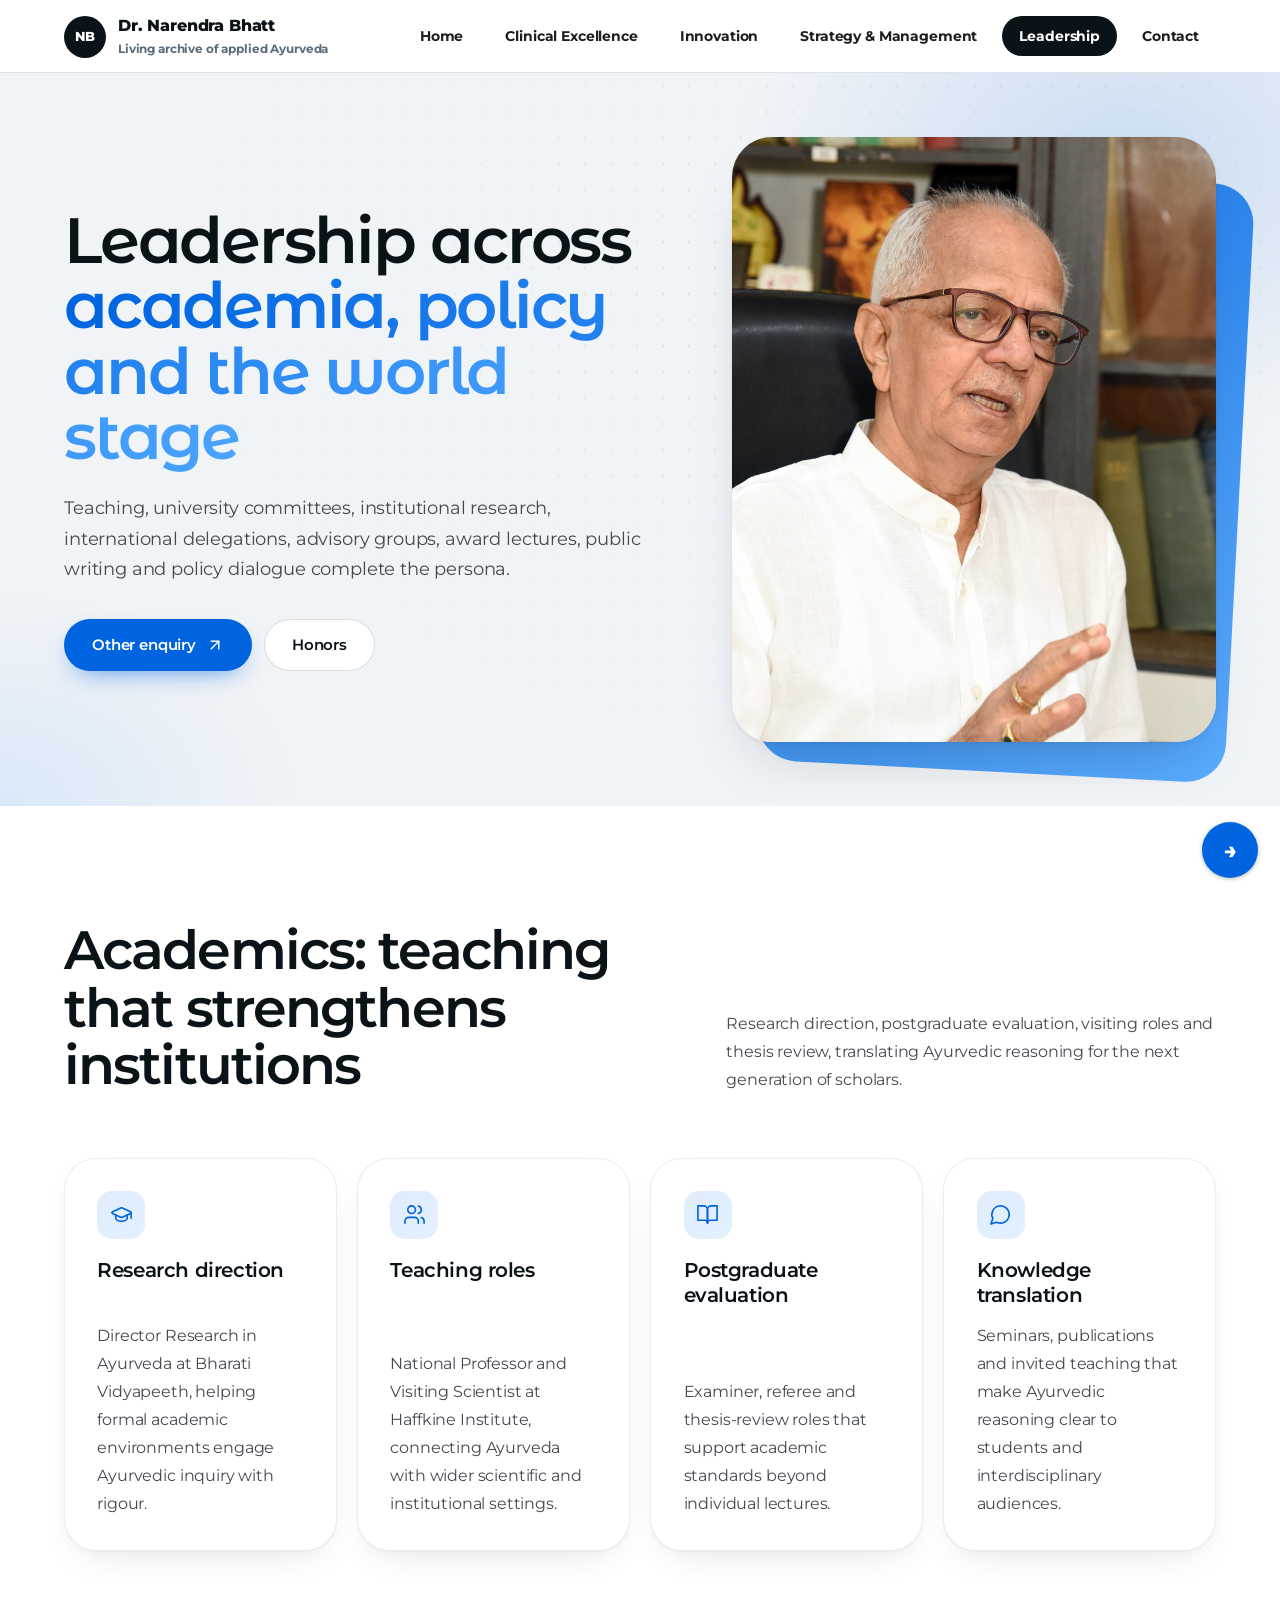
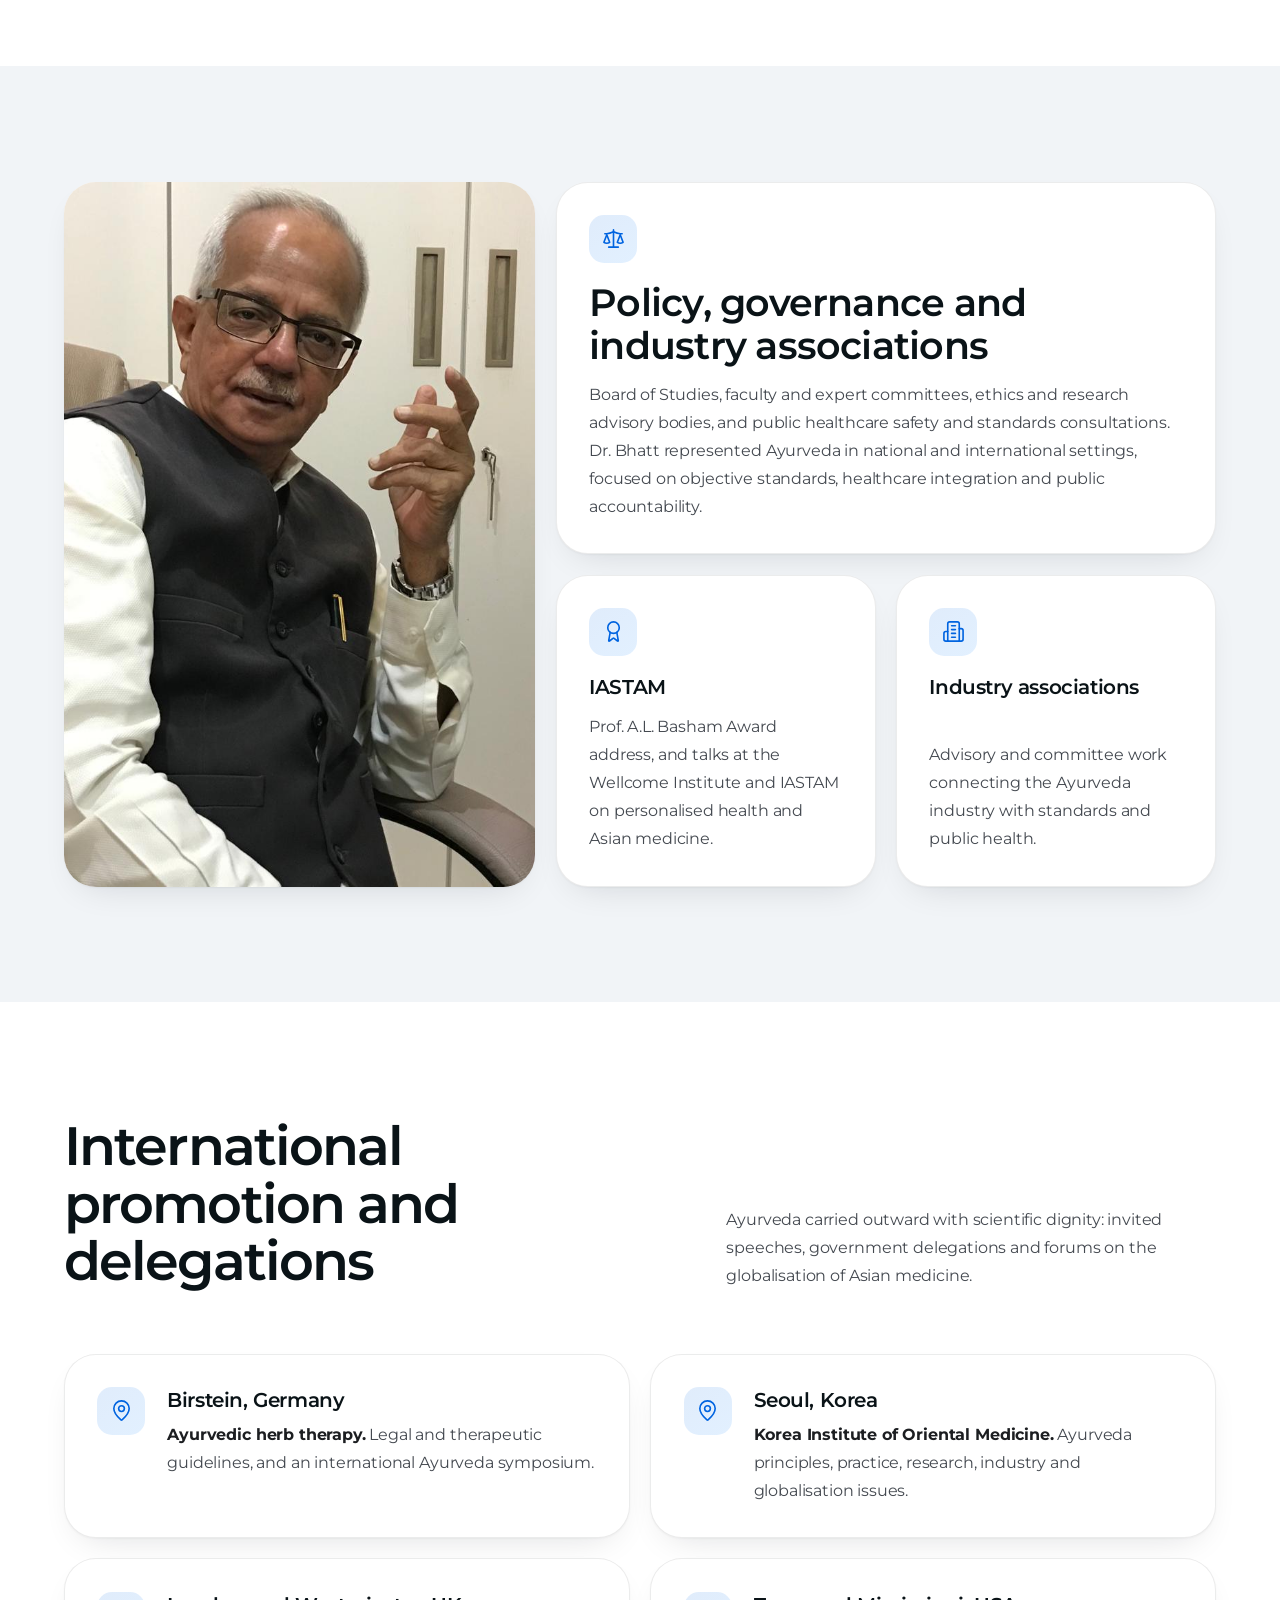
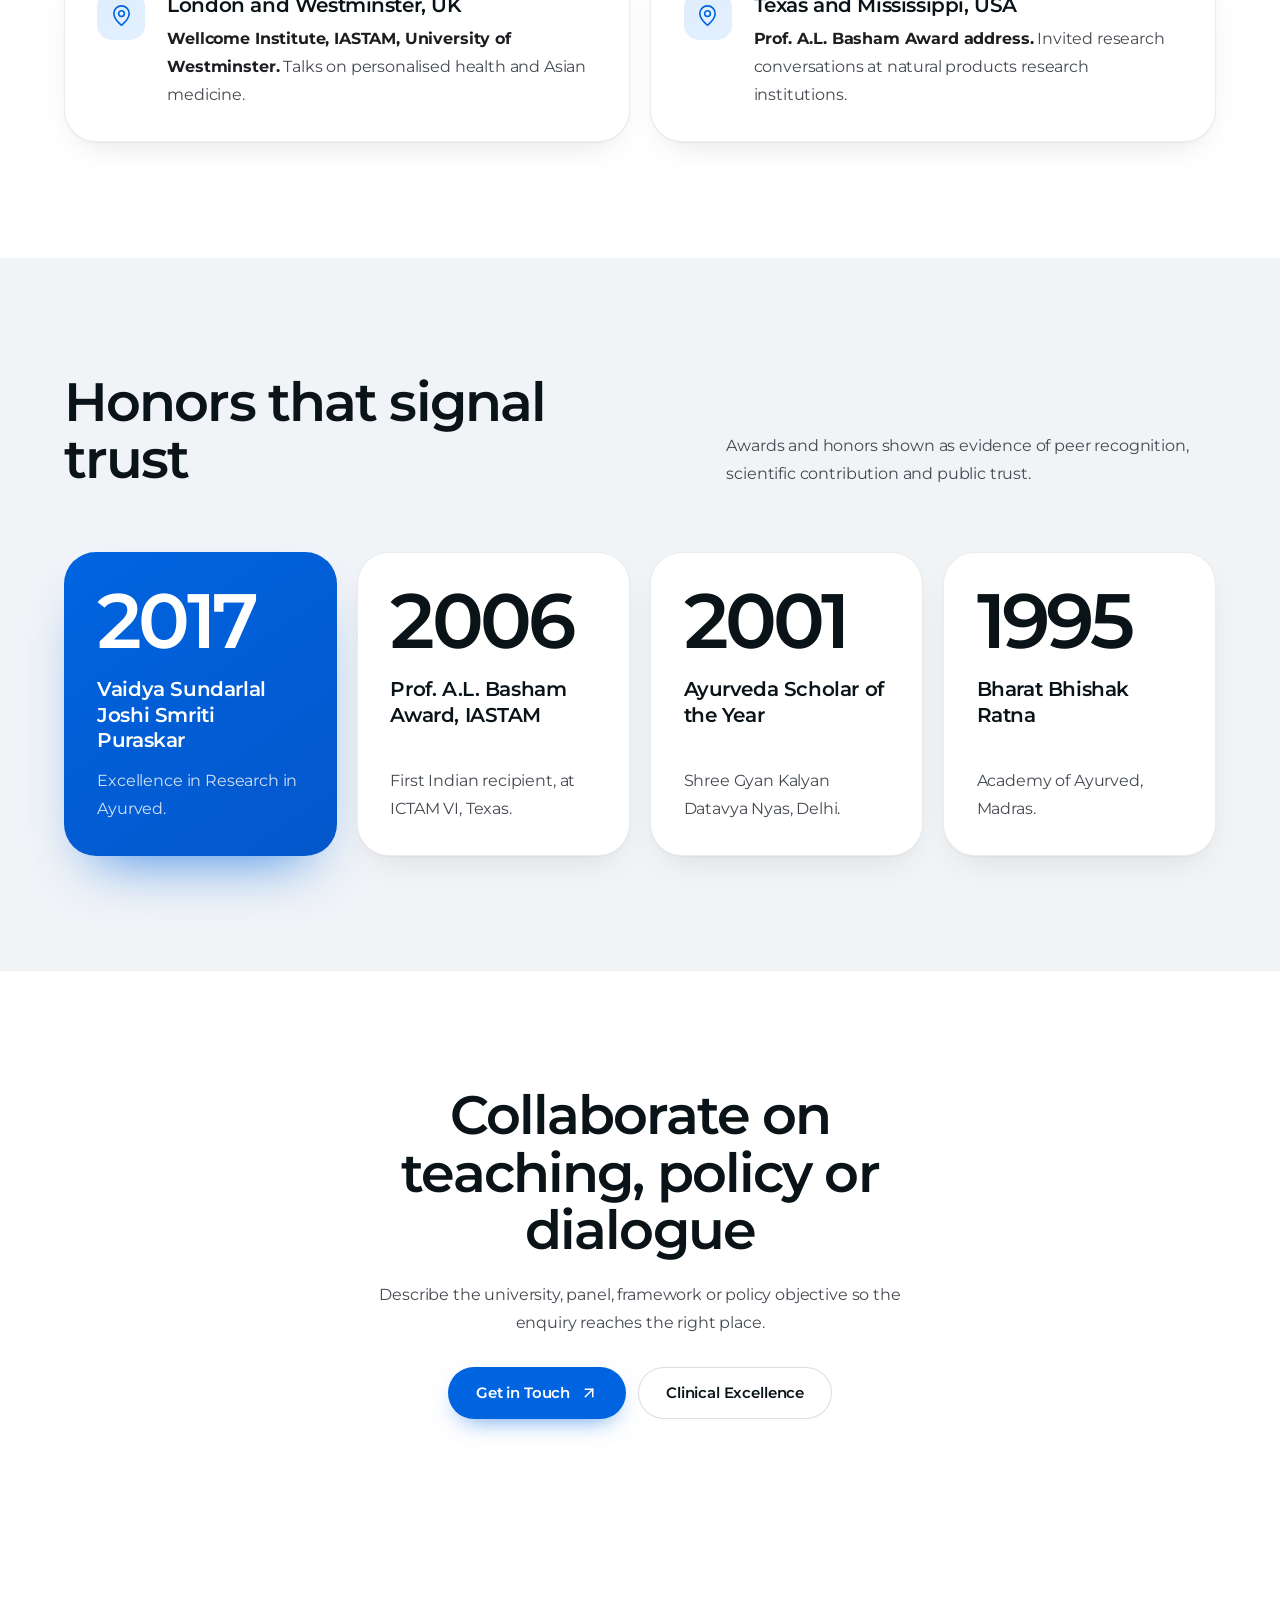
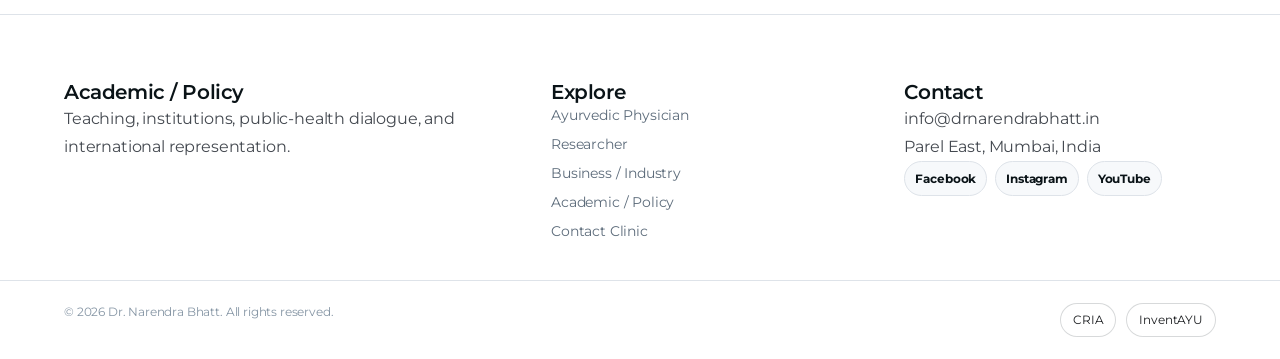
<file: academic-policy.html>
<!doctype html>
<html lang="en">
 <head>
  <meta charset="UTF-8" />
  <meta name="viewport" content="width=device-width, initial-scale=1.0" />
  <title>Leadership | Dr. Narendra Bhatt</title>
  <meta name="description" content="Academic, institutional, policy, and international contributions of Dr. Narendra Bhatt." />
  <link rel="preconnect" href="https://fonts.googleapis.com" />
  <link rel="preconnect" href="https://fonts.gstatic.com" crossorigin />
  <link href="https://fonts.googleapis.com/css2?family=Inter:wght@400;500;600;700;800;900&family=Montserrat:wght@400;500;600;700;800;900&display=swap" rel="stylesheet" />
  <link rel="icon" href="favicon.svg" type="image/svg+xml" />
  <link rel="stylesheet" href="nsb-system.css" />
  <link rel="stylesheet" href="nsb-premium.css?v=12" />
 </head>
 <body class="premium">
  <header class="site-header">
   <nav class="nav-container" aria-label="Primary navigation">
    <a class="logo" href="index.html">Dr. Narendra Bhatt <span>Living archive of applied Ayurveda</span></a>
    <button class="mobile-menu-btn" id="mobileMenuBtn" type="button" aria-label="Open navigation" aria-expanded="false"><span class="hamburger-line"></span><span class="hamburger-line"></span><span class="hamburger-line"></span></button>
    <ul class="nav-links" id="navLinks">
     <li><a href="index.html">Home</a></li>
     <li><a href="clinical.html">Clinical Excellence</a></li>
     <li><a href="research-hub.html">Innovation</a></li>
     <li><a href="industry.html">Strategy &amp; Management</a></li>
     <li><a class="active" href="academic-policy.html">Leadership</a></li>
     <li><a href="contact.html">Contact</a></li>
    </ul>
   </nav>
  </header>

  <main>
   <section class="hero compact">
    <div class="wrap hero-grid">
     <div class="reveal"><h1>Leadership across <span class="grad">academia, policy and the world stage</span></h1><p class="lead">Teaching, university committees, institutional research, international delegations, advisory groups, award lectures, public writing and policy dialogue complete the persona.</p><div class="actions"><a class="btn primary" href="contact.html">Other enquiry<svg viewBox="0 0 24 24" aria-hidden="true"><path d="M7 7h10v10"/><path d="M7 17 17 7"/></svg></a><a class="btn ghost" href="#honors">Honors</a></div></div>
     <figure class="frame reveal"><div class="img"><img src="NSBPhotosSelectedForWebsite/Lakshanik/N%2031.JPG" alt="Dr. Narendra Bhatt speaking" style="object-position:center 12%" /></div></figure>
    </div>
   </section>

   <!-- BAND 1: Academics -->
   <section class="band ">
    <div class="wrap">
     <div class="head reveal"><h2>Academics: teaching that strengthens institutions</h2><p>Research direction, postgraduate evaluation, visiting roles and thesis review, translating Ayurvedic reasoning for the next generation of scholars.</p></div>
     <div class="grid4">
      <article class="tile rich  reveal"><div class="top"><span class="ico"><svg viewBox="0 0 24 24" aria-hidden="true"><path d="M21.42 10.922a1 1 0 0 0-.019-1.838L12.83 5.18a2 2 0 0 0-1.66 0L2.6 9.08a1 1 0 0 0 0 1.832l8.57 3.908a2 2 0 0 0 1.66 0z"/><path d="M22 10v6"/><path d="M6 12.5V16a6 3 0 0 0 12 0v-3.5"/></svg></span><h3>Research direction</h3></div><p>Director Research in Ayurveda at Bharati Vidyapeeth, helping formal academic environments engage Ayurvedic inquiry with rigour.</p></article>
      <article class="tile rich  reveal"><div class="top"><span class="ico"><svg viewBox="0 0 24 24" aria-hidden="true"><path d="M16 21v-2a4 4 0 0 0-4-4H6a4 4 0 0 0-4 4v2"/><circle cx="9" cy="7" r="4"/><path d="M22 21v-2a4 4 0 0 0-3-3.87"/><path d="M16 3.13a4 4 0 0 1 0 7.75"/></svg></span><h3>Teaching roles</h3></div><p>National Professor and Visiting Scientist at Haffkine Institute, connecting Ayurveda with wider scientific and institutional settings.</p></article>
      <article class="tile rich  reveal"><div class="top"><span class="ico"><svg viewBox="0 0 24 24" aria-hidden="true"><path d="M2 3h6a4 4 0 0 1 4 4v14a3 3 0 0 0-3-3H2z"/><path d="M22 3h-6a4 4 0 0 0-4 4v14a3 3 0 0 1 3-3h7z"/></svg></span><h3>Postgraduate evaluation</h3></div><p>Examiner, referee and thesis-review roles that support academic standards beyond individual lectures.</p></article>
      <article class="tile rich  reveal"><div class="top"><span class="ico"><svg viewBox="0 0 24 24" aria-hidden="true"><path d="M7.9 20A9 9 0 1 0 4 16.1L2 22Z"/></svg></span><h3>Knowledge translation</h3></div><p>Seminars, publications and invited teaching that make Ayurvedic reasoning clear to students and interdisciplinary audiences.</p></article>
     </div>
    </div>
   </section>

   <!-- BAND 2: Industry associations and IASTAM -->
   <!-- TODO(content): ASCI and other industry-association roles are named in the brief but not in the repo; add once supplied. -->
   <section class="band soft">
    <div class="wrap">
     <div class="split">
      <figure class="tile photo tall reveal"><img src="NSBPhotosSelectedForWebsite/Lakshanik/N%2011.jpg" alt="Dr. Narendra Bhatt in conversation" loading="lazy" /></figure>
      <div class="col auto"><article class="tile big reveal"><span class="ico"><svg viewBox="0 0 24 24" aria-hidden="true"><path d="m16 16 3-8 3 8c-.87.65-1.92 1-3 1s-2.13-.35-3-1Z"/><path d="m2 16 3-8 3 8c-.87.65-1.92 1-3 1s-2.13-.35-3-1Z"/><path d="M7 21h10"/><path d="M12 3v18"/><path d="M3 7h2c2 0 5-1 7-2 2 1 5 2 7 2h2"/></svg></span><h3>Policy, governance and industry associations</h3><p>Board of Studies, faculty and expert committees, ethics and research advisory bodies, and public healthcare safety and standards consultations. Dr. Bhatt represented Ayurveda in national and international settings, focused on objective standards, healthcare integration and public accountability.</p></article><div class="pair"><article class="tile rich  reveal"><div class="top"><span class="ico"><svg viewBox="0 0 24 24" aria-hidden="true"><circle cx="12" cy="8" r="6"/><path d="m15.477 12.89 1.515 8.526a.5.5 0 0 1-.81.47l-3.58-2.687a1 1 0 0 0-1.197 0l-3.586 2.686a.5.5 0 0 1-.81-.469l1.514-8.526"/></svg></span><h3>IASTAM</h3></div><p>Prof. A.L. Basham Award address, and talks at the Wellcome Institute and IASTAM on personalised health and Asian medicine.</p></article><article class="tile rich  reveal"><div class="top"><span class="ico"><svg viewBox="0 0 24 24" aria-hidden="true"><path d="M6 22V4a2 2 0 0 1 2-2h8a2 2 0 0 1 2 2v18Z"/><path d="M6 12H4a2 2 0 0 0-2 2v6a2 2 0 0 0 2 2h2"/><path d="M18 9h2a2 2 0 0 1 2 2v9a2 2 0 0 1-2 2h-2"/><path d="M10 6h4"/><path d="M10 10h4"/><path d="M10 14h4"/><path d="M10 18h4"/></svg></span><h3>Industry associations</h3></div><p>Advisory and committee work connecting the Ayurveda industry with standards and public health.</p></article></div></div>
     </div>
    </div>
   </section>

   <!-- BAND 3: International promotion and delegations -->
   <section class="band ">
    <div class="wrap">
     <div class="head reveal"><h2>International promotion and delegations</h2><p>Ayurveda carried outward with scientific dignity: invited speeches, government delegations and forums on the globalisation of Asian medicine.</p></div>
     <div class="grid2">
      <article class="tile row-tile reveal"><span class="ico"><svg viewBox="0 0 24 24" aria-hidden="true"><path d="M20 10c0 4.993-5.539 10.193-7.399 11.799a1 1 0 0 1-1.202 0C9.539 20.193 4 14.993 4 10a8 8 0 0 1 16 0"/><circle cx="12" cy="10" r="3"/></svg></span><div><h3 style="margin:0">Birstein, Germany</h3><p><strong style="color:var(--ink)">Ayurvedic herb therapy.</strong> Legal and therapeutic guidelines, and an international Ayurveda symposium.</p></div></article>
      <article class="tile row-tile reveal"><span class="ico"><svg viewBox="0 0 24 24" aria-hidden="true"><path d="M20 10c0 4.993-5.539 10.193-7.399 11.799a1 1 0 0 1-1.202 0C9.539 20.193 4 14.993 4 10a8 8 0 0 1 16 0"/><circle cx="12" cy="10" r="3"/></svg></span><div><h3 style="margin:0">Seoul, Korea</h3><p><strong style="color:var(--ink)">Korea Institute of Oriental Medicine.</strong> Ayurveda principles, practice, research, industry and globalisation issues.</p></div></article>
      <article class="tile row-tile reveal"><span class="ico"><svg viewBox="0 0 24 24" aria-hidden="true"><path d="M20 10c0 4.993-5.539 10.193-7.399 11.799a1 1 0 0 1-1.202 0C9.539 20.193 4 14.993 4 10a8 8 0 0 1 16 0"/><circle cx="12" cy="10" r="3"/></svg></span><div><h3 style="margin:0">London and Westminster, UK</h3><p><strong style="color:var(--ink)">Wellcome Institute, IASTAM, University of Westminster.</strong> Talks on personalised health and Asian medicine.</p></div></article>
      <article class="tile row-tile reveal"><span class="ico"><svg viewBox="0 0 24 24" aria-hidden="true"><path d="M20 10c0 4.993-5.539 10.193-7.399 11.799a1 1 0 0 1-1.202 0C9.539 20.193 4 14.993 4 10a8 8 0 0 1 16 0"/><circle cx="12" cy="10" r="3"/></svg></span><div><h3 style="margin:0">Texas and Mississippi, USA</h3><p><strong style="color:var(--ink)">Prof. A.L. Basham Award address.</strong> Invited research conversations at natural products research institutions.</p></div></article>
     </div>
    </div>
   </section>

   <!-- BAND 4: Honors -->
   <section class="band soft">
    <div class="wrap">
     <div class="head reveal"><h2>Honors that signal trust</h2><p>Awards and honors shown as evidence of peer recognition, scientific contribution and public trust.</p></div>
     <div class="grid4" id="honors">
      <article class="tile rich blue reveal"><div class="top"><span class="stat-n">2017</span><h3>Vaidya Sundarlal Joshi Smriti Puraskar</h3></div><p>Excellence in Research in Ayurved.</p></article>
      <article class="tile rich reveal"><div class="top"><span class="stat-n">2006</span><h3>Prof. A.L. Basham Award, IASTAM</h3></div><p>First Indian recipient, at ICTAM VI, Texas.</p></article>
      <article class="tile rich reveal"><div class="top"><span class="stat-n">2001</span><h3>Ayurveda Scholar of the Year</h3></div><p>Shree Gyan Kalyan Datavya Nyas, Delhi.</p></article>
      <article class="tile rich reveal"><div class="top"><span class="stat-n">1995</span><h3>Bharat Bhishak Ratna</h3></div><p>Academy of Ayurved, Madras.</p></article>
     </div>
    </div>
   </section>

   <section class="band">
    <div class="wrap"><div class="closing reveal"><h2>Collaborate on teaching, policy or dialogue</h2><p>Describe the university, panel, framework or policy objective so the enquiry reaches the right place.</p><div class="actions"><a class="btn primary" href="contact.html">Get in Touch<svg viewBox="0 0 24 24" aria-hidden="true"><path d="M7 7h10v10"/><path d="M7 17 17 7"/></svg></a><a class="btn ghost" href="clinical.html">Clinical Excellence</a></div></div></div>
   </section>
  </main>

  <a class="floating-cta" href="contact.html" aria-label="Contact Dr. Narendra Bhatt">&rarr;</a>
  <footer class="site-footer">
   <div class="footer-grid">
    <div class="footer-col"><h3>Academic / Policy</h3><p>Teaching, institutions, public-health dialogue, and international representation.</p></div>
    <div class="footer-col"><h3>Explore</h3><ul class="footer-links"><li><a href="clinical.html">Ayurvedic Physician</a></li><li><a href="research-hub.html">Researcher</a></li><li><a href="industry.html">Business / Industry</a></li><li><a href="academic-policy.html">Academic / Policy</a></li><li><a href="contact.html">Contact Clinic</a></li></ul></div>
    <div class="footer-col"><h3>Contact</h3><p>info@drnarendrabhatt.in</p><p>Parel East, Mumbai, India</p><p class="footer-social"><span>Facebook</span><span>Instagram</span><span>YouTube</span></p></div>
   </div>
   <div class="footer-bottom"><span>&copy; 2026 Dr. Narendra Bhatt. All rights reserved.</span><span class="ecosystem-links"><a href="https://cria.in" target="_blank" rel="noopener">CRIA</a><a href="https://inventayu.com" target="_blank" rel="noopener">InventAYU</a></span></div>
  </footer>
  <script src="nsb-system.js"></script>
  <script src="nsb-premium.js?v=12" defer></script>
 </body>
</html>
</file>
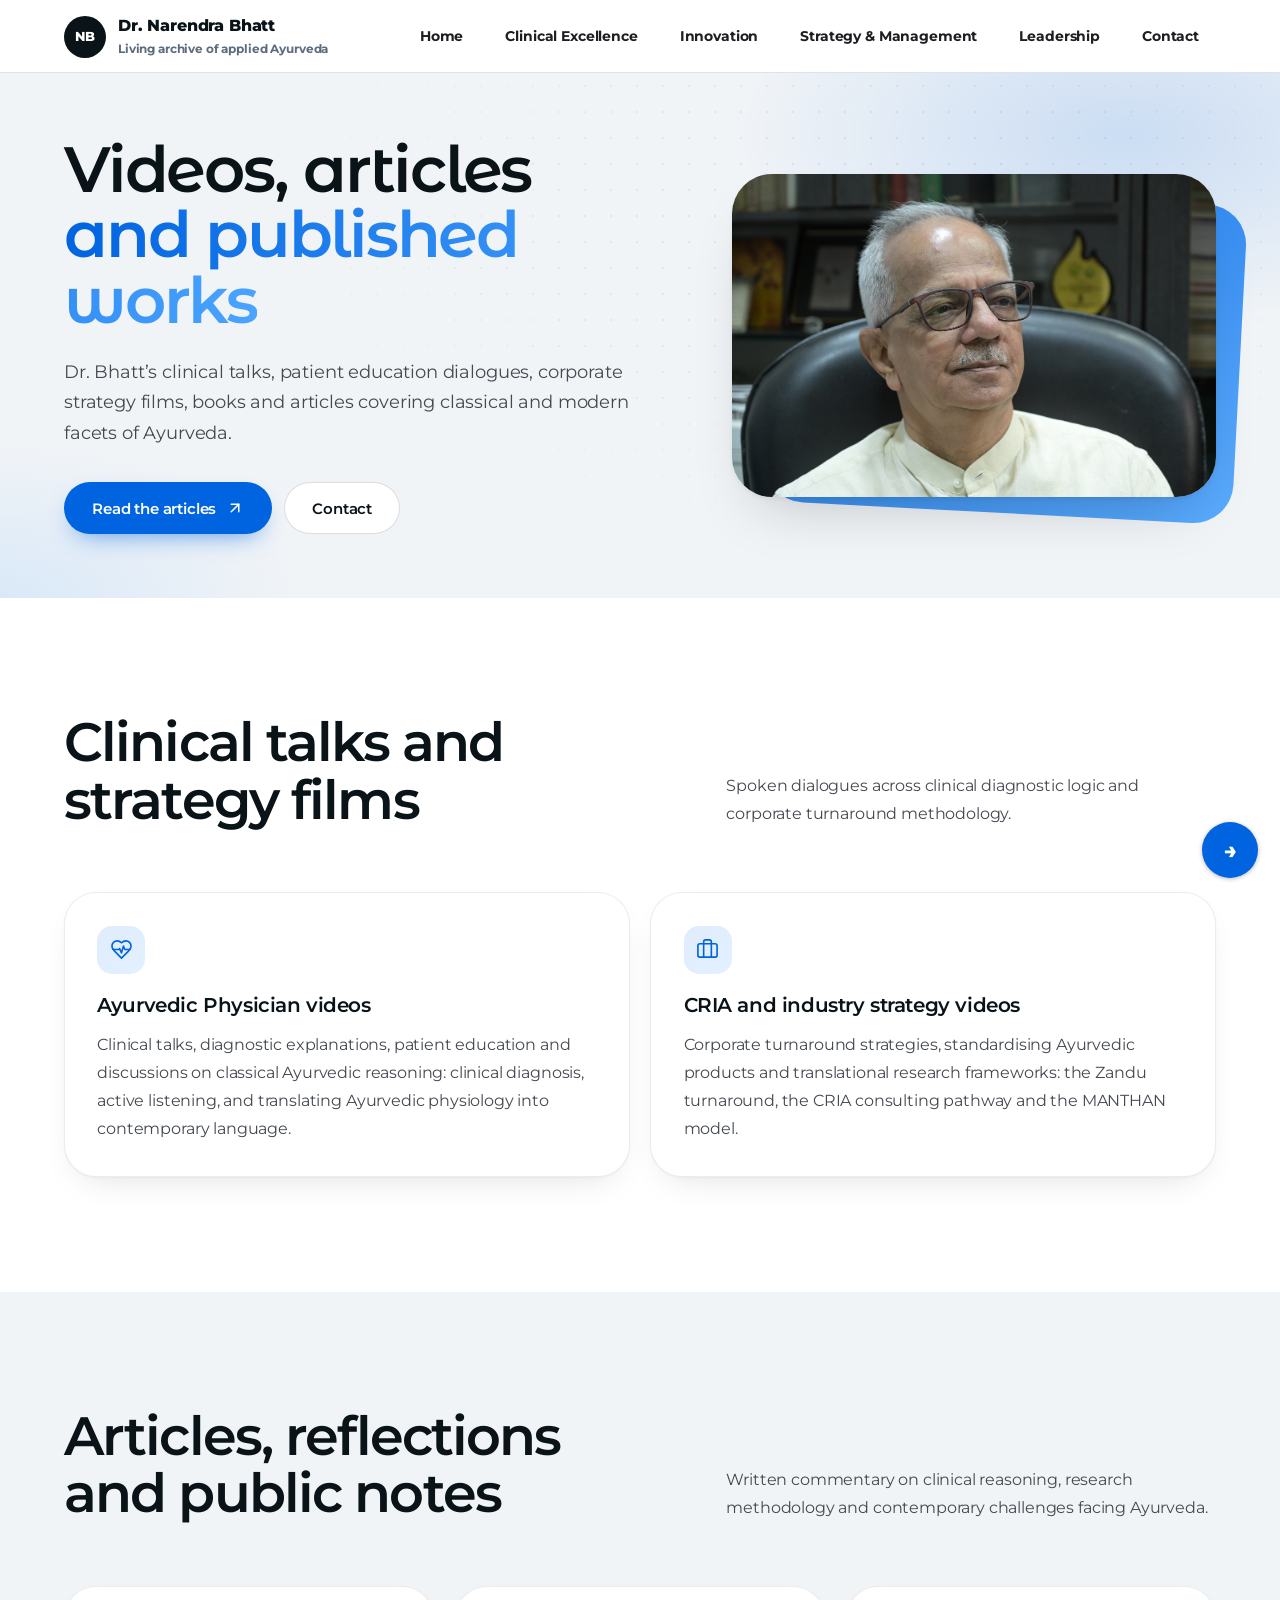
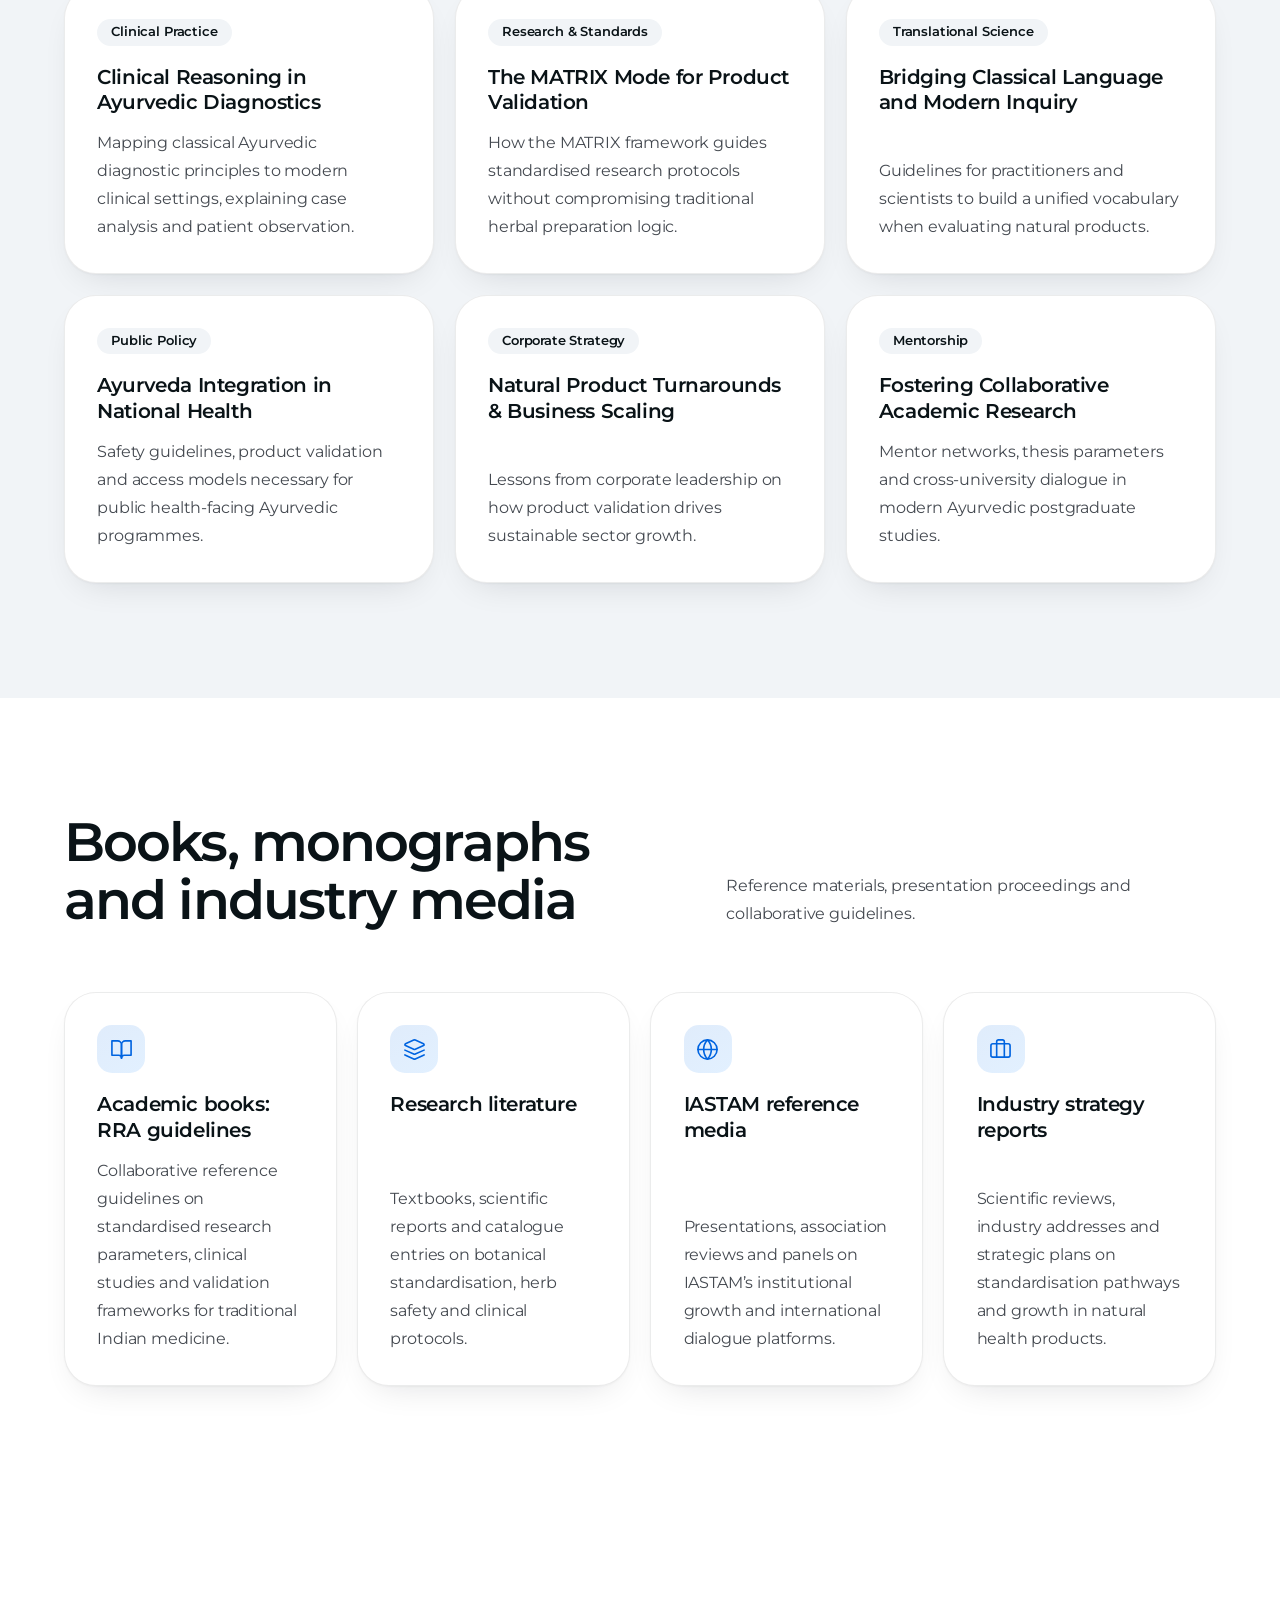
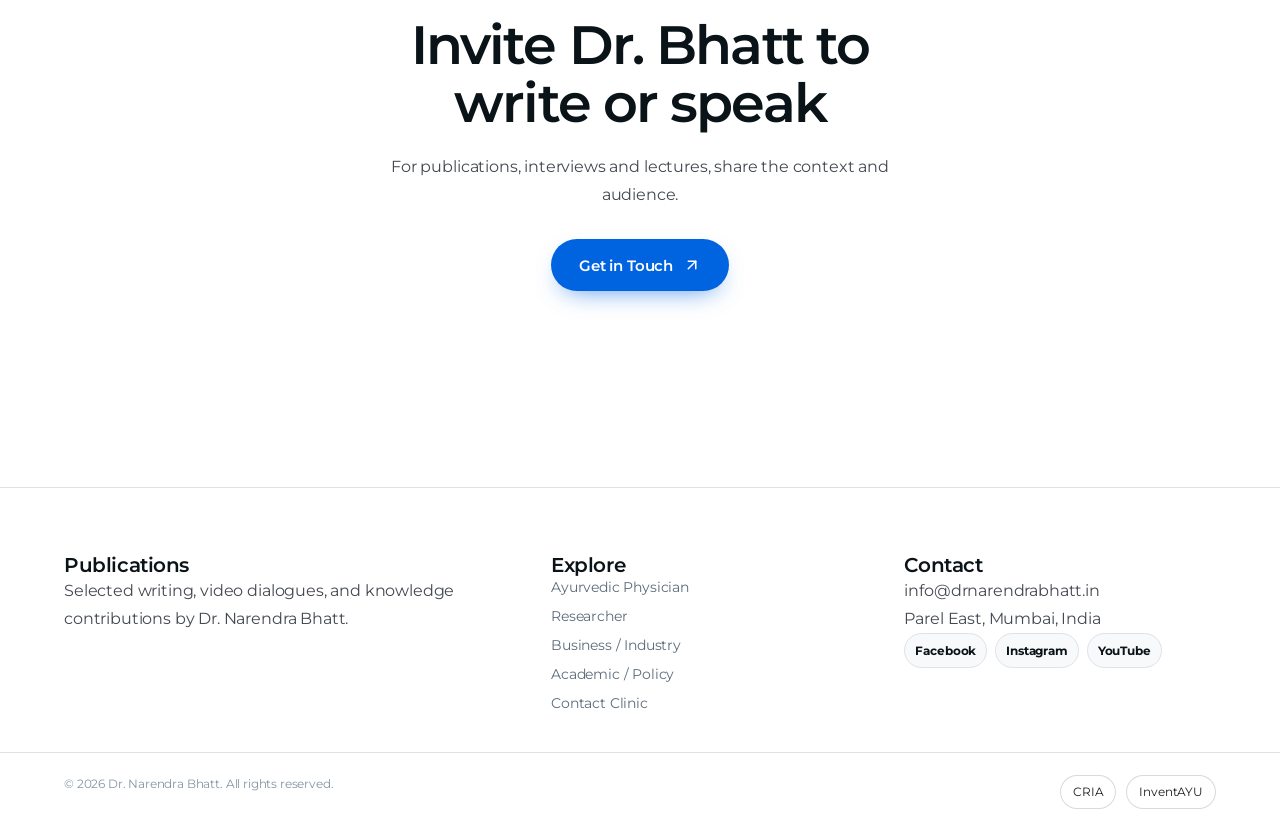
<file: blog.html>
<!doctype html>
<html lang="en">
 <head>
  <meta charset="UTF-8" />
  <meta name="viewport" content="width=device-width, initial-scale=1.0" />
  <title>Videos &amp; Publications | Dr. Narendra Bhatt</title>
  <meta name="description" content="Selected publications, articles, videos, books, and public knowledge contributions by Dr. Narendra Bhatt." />
  <link rel="preconnect" href="https://fonts.googleapis.com" />
  <link rel="preconnect" href="https://fonts.gstatic.com" crossorigin />
  <link href="https://fonts.googleapis.com/css2?family=Inter:wght@400;500;600;700;800;900&family=Montserrat:wght@400;500;600;700;800;900&display=swap" rel="stylesheet" />
  <link rel="icon" href="favicon.svg" type="image/svg+xml" />
  <link rel="stylesheet" href="nsb-system.css" />
  <link rel="stylesheet" href="nsb-premium.css?v=12" />
 </head>
 <body class="premium">
  <header class="site-header">
   <nav class="nav-container" aria-label="Primary navigation">
    <a class="logo" href="index.html">Dr. Narendra Bhatt <span>Living archive of applied Ayurveda</span></a>
    <button class="mobile-menu-btn" id="mobileMenuBtn" type="button" aria-label="Open navigation" aria-expanded="false"><span class="hamburger-line"></span><span class="hamburger-line"></span><span class="hamburger-line"></span></button>
    <ul class="nav-links" id="navLinks">
     <li><a href="index.html">Home</a></li>
     <li><a href="clinical.html">Clinical Excellence</a></li>
     <li><a href="research-hub.html">Innovation</a></li>
     <li><a href="industry.html">Strategy &amp; Management</a></li>
     <li><a href="academic-policy.html">Leadership</a></li>
     <li><a href="contact.html">Contact</a></li>
    </ul>
   </nav>
  </header>

  <main>
   <section class="hero compact">
    <div class="wrap hero-grid">
     <div class="reveal"><h1>Videos, articles <span class="grad">and published works</span></h1><p class="lead">Dr. Bhatt&rsquo;s clinical talks, patient education dialogues, corporate strategy films, books and articles covering classical and modern facets of Ayurveda.</p><div class="actions"><a class="btn primary" href="#articles">Read the articles<svg viewBox="0 0 24 24" aria-hidden="true"><path d="M7 7h10v10"/><path d="M7 17 17 7"/></svg></a><a class="btn ghost" href="contact.html">Contact</a></div></div>
     <figure class="frame wide reveal"><div class="img"><img src="NSBPhotosSelectedForWebsite/Research/N%2018.JPG" alt="Dr. Narendra Bhatt in his study" /></div></figure>
    </div>
   </section>

   <section class="band ">
    <div class="wrap">
     <div class="head reveal"><h2>Clinical talks and strategy films</h2><p>Spoken dialogues across clinical diagnostic logic and corporate turnaround methodology.</p></div>
     <div class="grid2">
      <article class="tile rich  reveal"><div class="top"><span class="ico"><svg viewBox="0 0 24 24" aria-hidden="true"><path d="M19 14c1.49-1.46 3-3.21 3-5.5A5.5 5.5 0 0 0 16.5 3c-1.76 0-3 .5-4.5 2-1.5-1.5-2.74-2-4.5-2A5.5 5.5 0 0 0 2 8.5c0 2.3 1.5 4.05 3 5.5l7 7Z"/><path d="M3.22 12H9.5l.5-1 2 4.5 2-7 1.5 3.5h5.27"/></svg></span><h3>Ayurvedic Physician videos</h3></div><p>Clinical talks, diagnostic explanations, patient education and discussions on classical Ayurvedic reasoning: clinical diagnosis, active listening, and translating Ayurvedic physiology into contemporary language.</p></article>
      <article class="tile rich  reveal"><div class="top"><span class="ico"><svg viewBox="0 0 24 24" aria-hidden="true"><path d="M16 20V4a2 2 0 0 0-2-2h-4a2 2 0 0 0-2 2v16"/><rect width="20" height="14" x="2" y="6" rx="2"/></svg></span><h3>CRIA and industry strategy videos</h3></div><p>Corporate turnaround strategies, standardising Ayurvedic products and translational research frameworks: the Zandu turnaround, the CRIA consulting pathway and the MANTHAN model.</p></article>
     </div>
    </div>
   </section>

   <section class="band soft">
    <div class="wrap">
     <div class="head reveal"><h2>Articles, reflections and public notes</h2><p>Written commentary on clinical reasoning, research methodology and contemporary challenges facing Ayurveda.</p></div>
     <div class="grid6" id="articles">
      <article class="tile rich c2 reveal"><div class="top"><span class="badge">Clinical Practice</span><h3>Clinical Reasoning in Ayurvedic Diagnostics</h3></div><p>Mapping classical Ayurvedic diagnostic principles to modern clinical settings, explaining case analysis and patient observation.</p></article>
      <article class="tile rich c2 reveal"><div class="top"><span class="badge">Research &amp; Standards</span><h3>The MATRIX Mode for Product Validation</h3></div><p>How the MATRIX framework guides standardised research protocols without compromising traditional herbal preparation logic.</p></article>
      <article class="tile rich c2 reveal"><div class="top"><span class="badge">Translational Science</span><h3>Bridging Classical Language and Modern Inquiry</h3></div><p>Guidelines for practitioners and scientists to build a unified vocabulary when evaluating natural products.</p></article>
      <article class="tile rich c2 reveal"><div class="top"><span class="badge">Public Policy</span><h3>Ayurveda Integration in National Health</h3></div><p>Safety guidelines, product validation and access models necessary for public health-facing Ayurvedic programmes.</p></article>
      <article class="tile rich c2 reveal"><div class="top"><span class="badge">Corporate Strategy</span><h3>Natural Product Turnarounds &amp; Business Scaling</h3></div><p>Lessons from corporate leadership on how product validation drives sustainable sector growth.</p></article>
      <article class="tile rich c2 reveal"><div class="top"><span class="badge">Mentorship</span><h3>Fostering Collaborative Academic Research</h3></div><p>Mentor networks, thesis parameters and cross-university dialogue in modern Ayurvedic postgraduate studies.</p></article>
     </div>
    </div>
   </section>

   <section class="band ">
    <div class="wrap">
     <div class="head reveal"><h2>Books, monographs and industry media</h2><p>Reference materials, presentation proceedings and collaborative guidelines.</p></div>
     <div class="grid4">
      <article class="tile rich  reveal"><div class="top"><span class="ico"><svg viewBox="0 0 24 24" aria-hidden="true"><path d="M2 3h6a4 4 0 0 1 4 4v14a3 3 0 0 0-3-3H2z"/><path d="M22 3h-6a4 4 0 0 0-4 4v14a3 3 0 0 1 3-3h7z"/></svg></span><h3>Academic books: RRA guidelines</h3></div><p>Collaborative reference guidelines on standardised research parameters, clinical studies and validation frameworks for traditional Indian medicine.</p></article>
      <article class="tile rich  reveal"><div class="top"><span class="ico"><svg viewBox="0 0 24 24" aria-hidden="true"><path d="m12.83 2.18a2 2 0 0 0-1.66 0L2.6 6.08a1 1 0 0 0 0 1.83l8.58 3.91a2 2 0 0 0 1.66 0l8.58-3.9a1 1 0 0 0 0-1.83Z"/><path d="m22 17.65-9.17 4.16a2 2 0 0 1-1.66 0L2 17.65"/><path d="m22 12.65-9.17 4.16a2 2 0 0 1-1.66 0L2 12.65"/></svg></span><h3>Research literature</h3></div><p>Textbooks, scientific reports and catalogue entries on botanical standardisation, herb safety and clinical protocols.</p></article>
      <article class="tile rich  reveal"><div class="top"><span class="ico"><svg viewBox="0 0 24 24" aria-hidden="true"><circle cx="12" cy="12" r="10"/><path d="M12 2a14.5 14.5 0 0 0 0 20 14.5 14.5 0 0 0 0-20"/><path d="M2 12h20"/></svg></span><h3>IASTAM reference media</h3></div><p>Presentations, association reviews and panels on IASTAM&rsquo;s institutional growth and international dialogue platforms.</p></article>
      <article class="tile rich  reveal"><div class="top"><span class="ico"><svg viewBox="0 0 24 24" aria-hidden="true"><path d="M16 20V4a2 2 0 0 0-2-2h-4a2 2 0 0 0-2 2v16"/><rect width="20" height="14" x="2" y="6" rx="2"/></svg></span><h3>Industry strategy reports</h3></div><p>Scientific reviews, industry addresses and strategic plans on standardisation pathways and growth in natural health products.</p></article>
     </div>
    </div>
   </section>

   <section class="band">
    <div class="wrap"><div class="closing reveal"><h2>Invite Dr. Bhatt to write or speak</h2><p>For publications, interviews and lectures, share the context and audience.</p><div class="actions"><a class="btn primary" href="contact.html">Get in Touch<svg viewBox="0 0 24 24" aria-hidden="true"><path d="M7 7h10v10"/><path d="M7 17 17 7"/></svg></a></div></div></div>
   </section>
  </main>

  <a class="floating-cta" href="contact.html" aria-label="Contact Dr. Narendra Bhatt">&rarr;</a>
  <footer class="site-footer">
   <div class="footer-grid">
    <div class="footer-col"><h3>Publications</h3><p>Selected writing, video dialogues, and knowledge contributions by Dr. Narendra Bhatt.</p></div>
    <div class="footer-col"><h3>Explore</h3><ul class="footer-links"><li><a href="clinical.html">Ayurvedic Physician</a></li><li><a href="research-hub.html">Researcher</a></li><li><a href="industry.html">Business / Industry</a></li><li><a href="academic-policy.html">Academic / Policy</a></li><li><a href="contact.html">Contact Clinic</a></li></ul></div>
    <div class="footer-col"><h3>Contact</h3><p>info@drnarendrabhatt.in</p><p>Parel East, Mumbai, India</p><p class="footer-social"><span>Facebook</span><span>Instagram</span><span>YouTube</span></p></div>
   </div>
   <div class="footer-bottom"><span>&copy; 2026 Dr. Narendra Bhatt. All rights reserved.</span><span class="ecosystem-links"><a href="https://cria.in" target="_blank" rel="noopener">CRIA</a><a href="https://inventayu.com" target="_blank" rel="noopener">InventAYU</a></span></div>
  </footer>
  <script src="nsb-system.js"></script>
  <script src="nsb-premium.js?v=12" defer></script>
 </body>
</html>
</file>
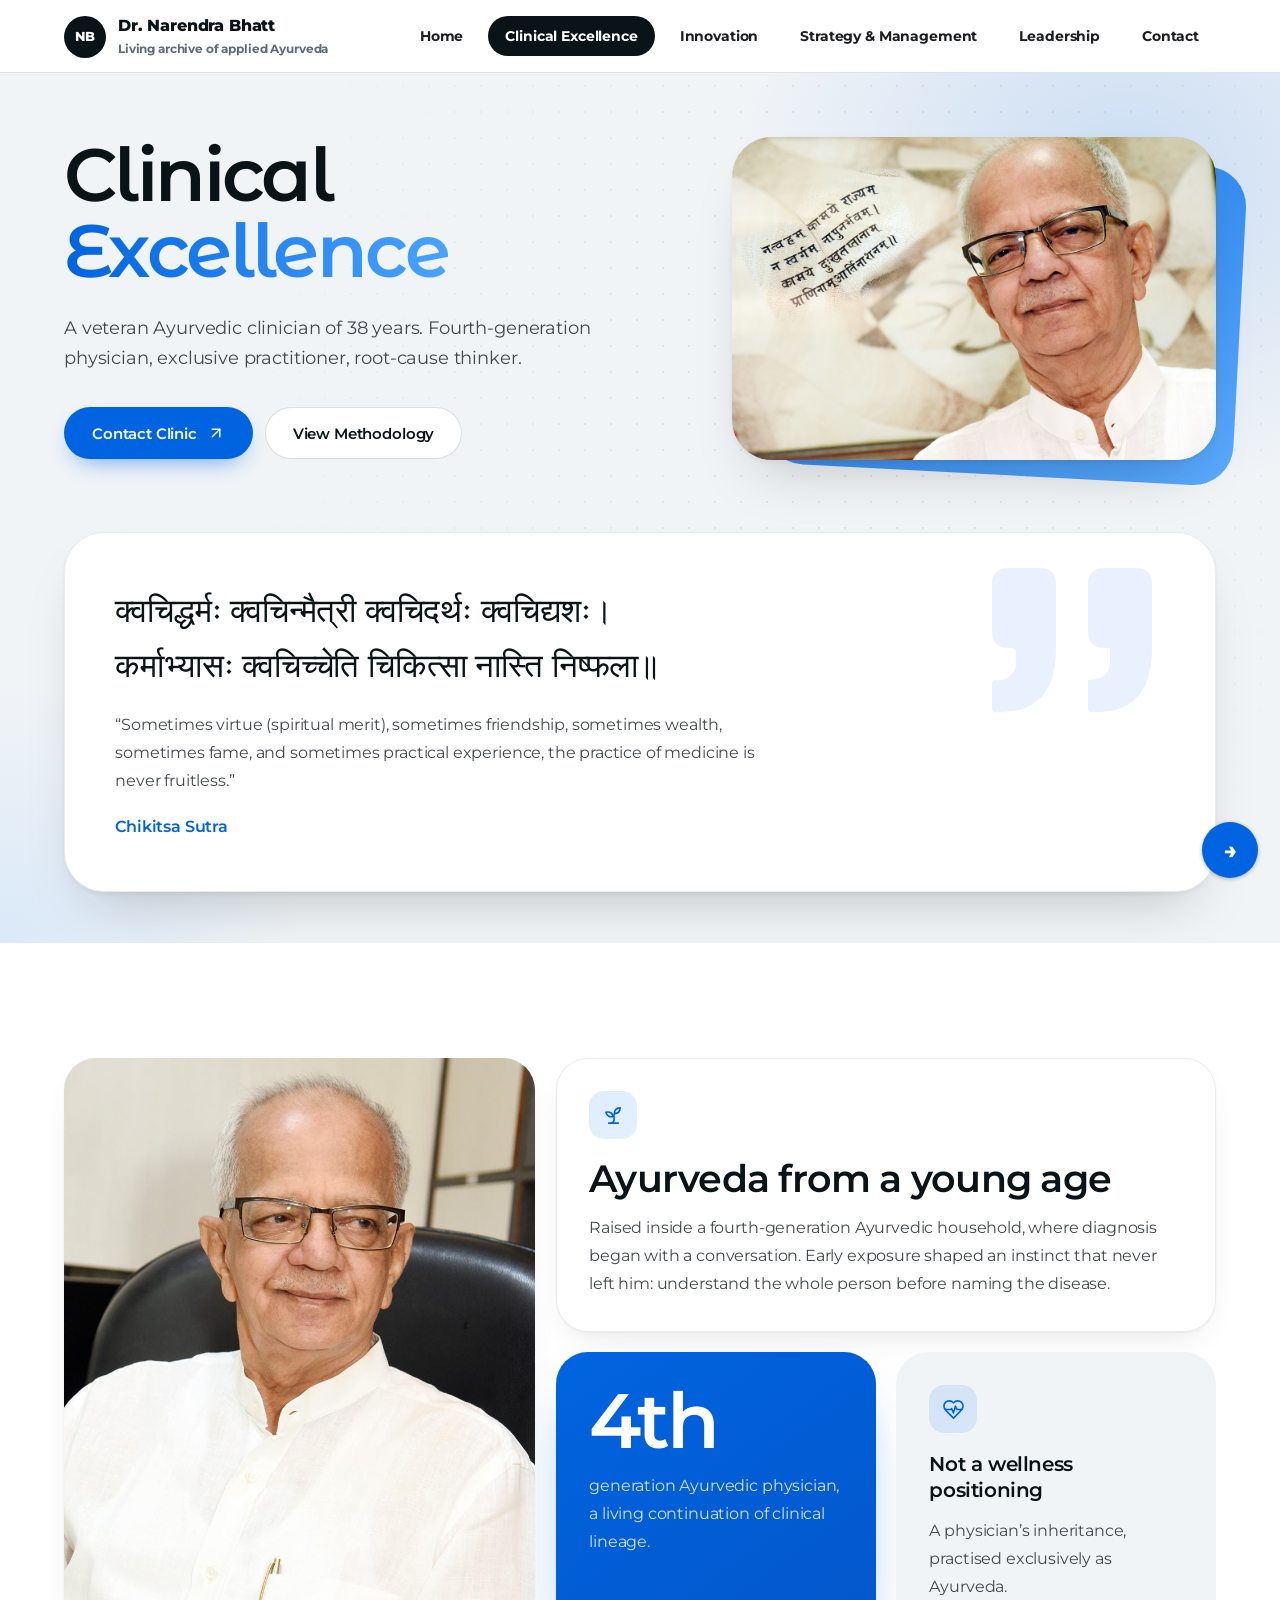
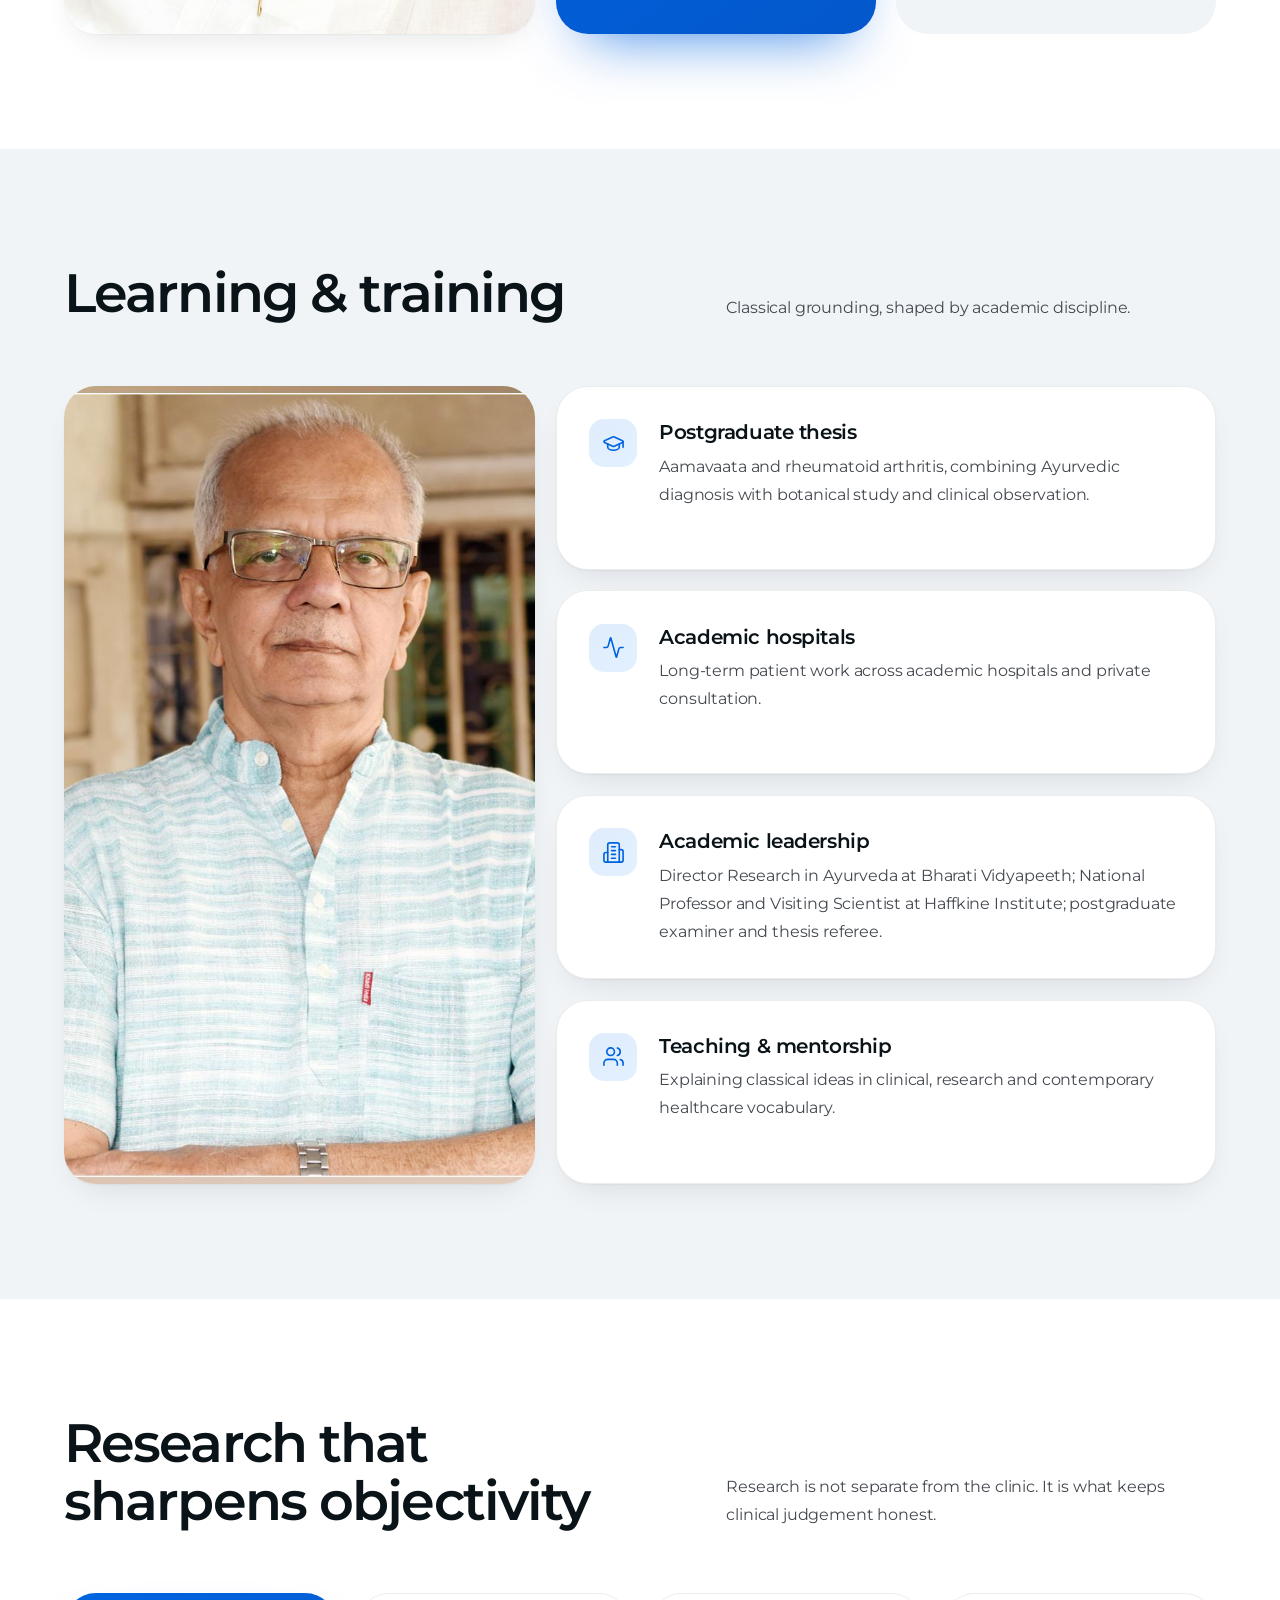
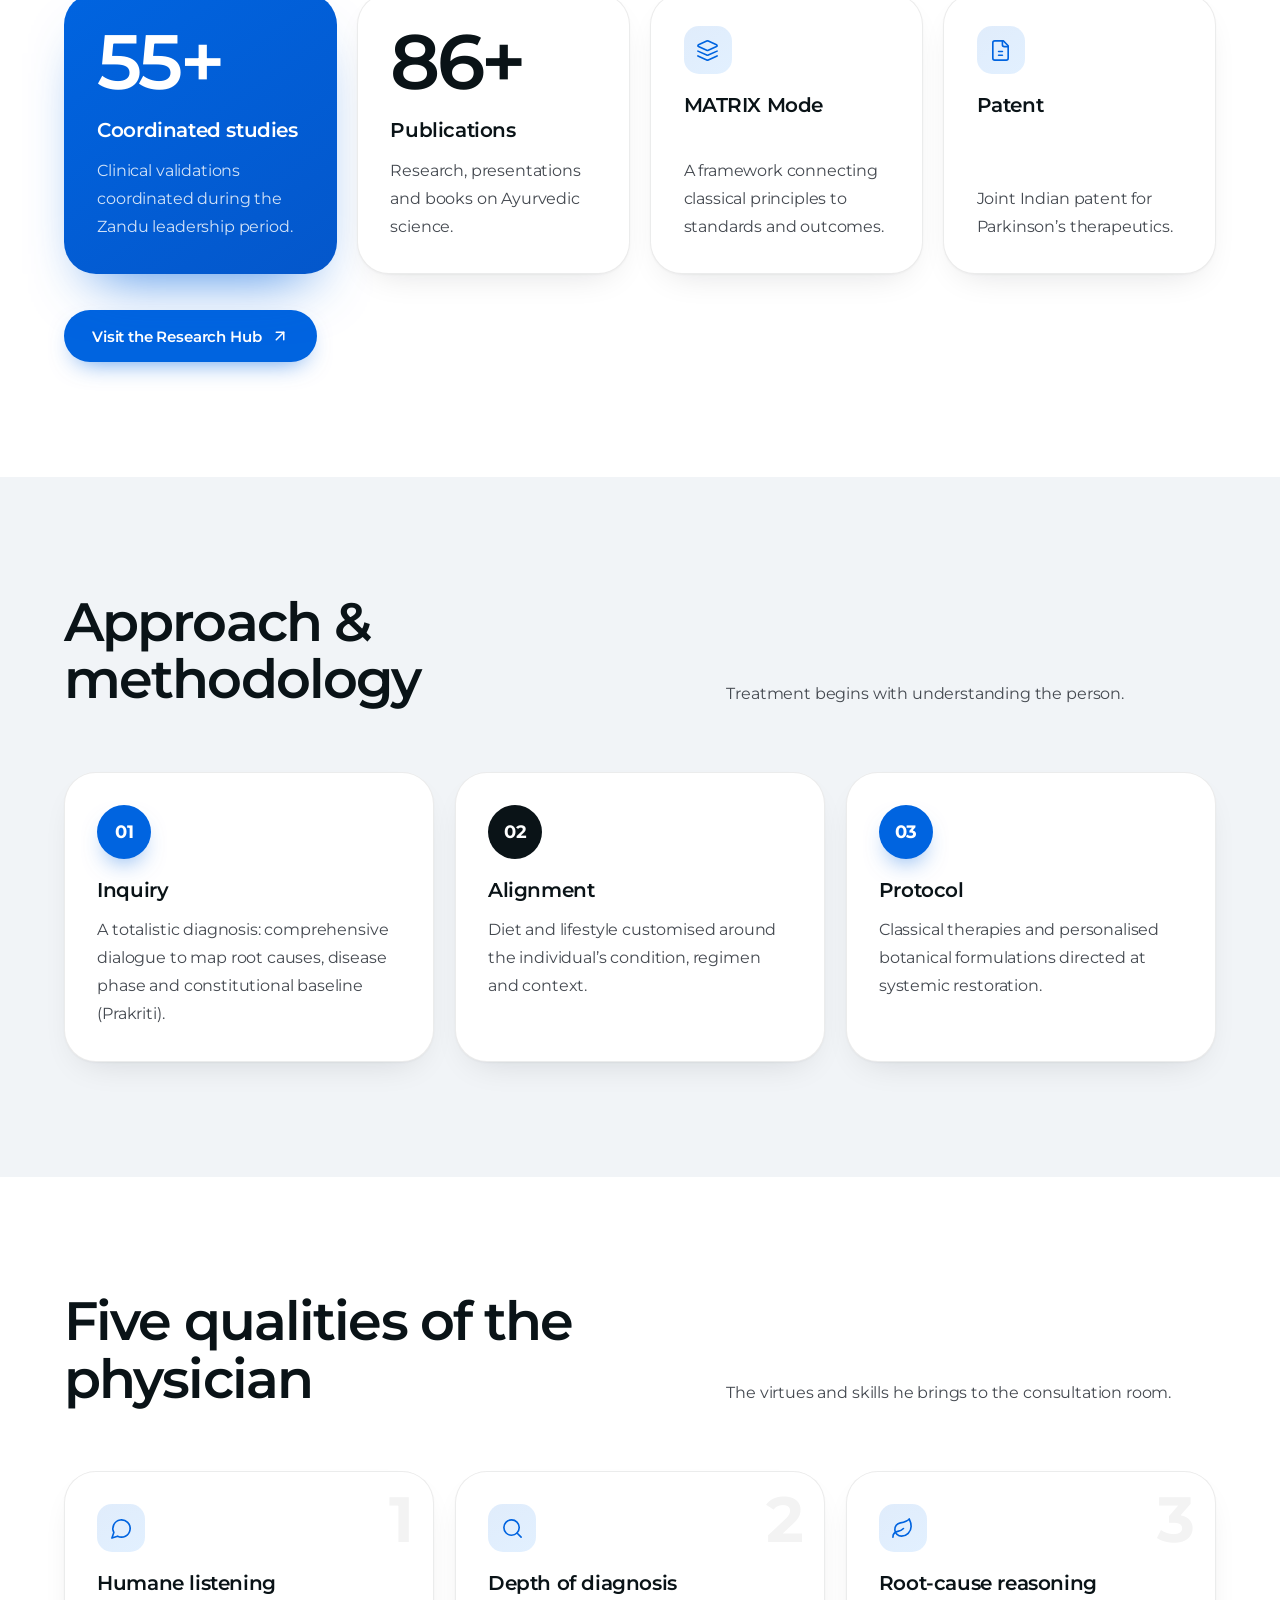
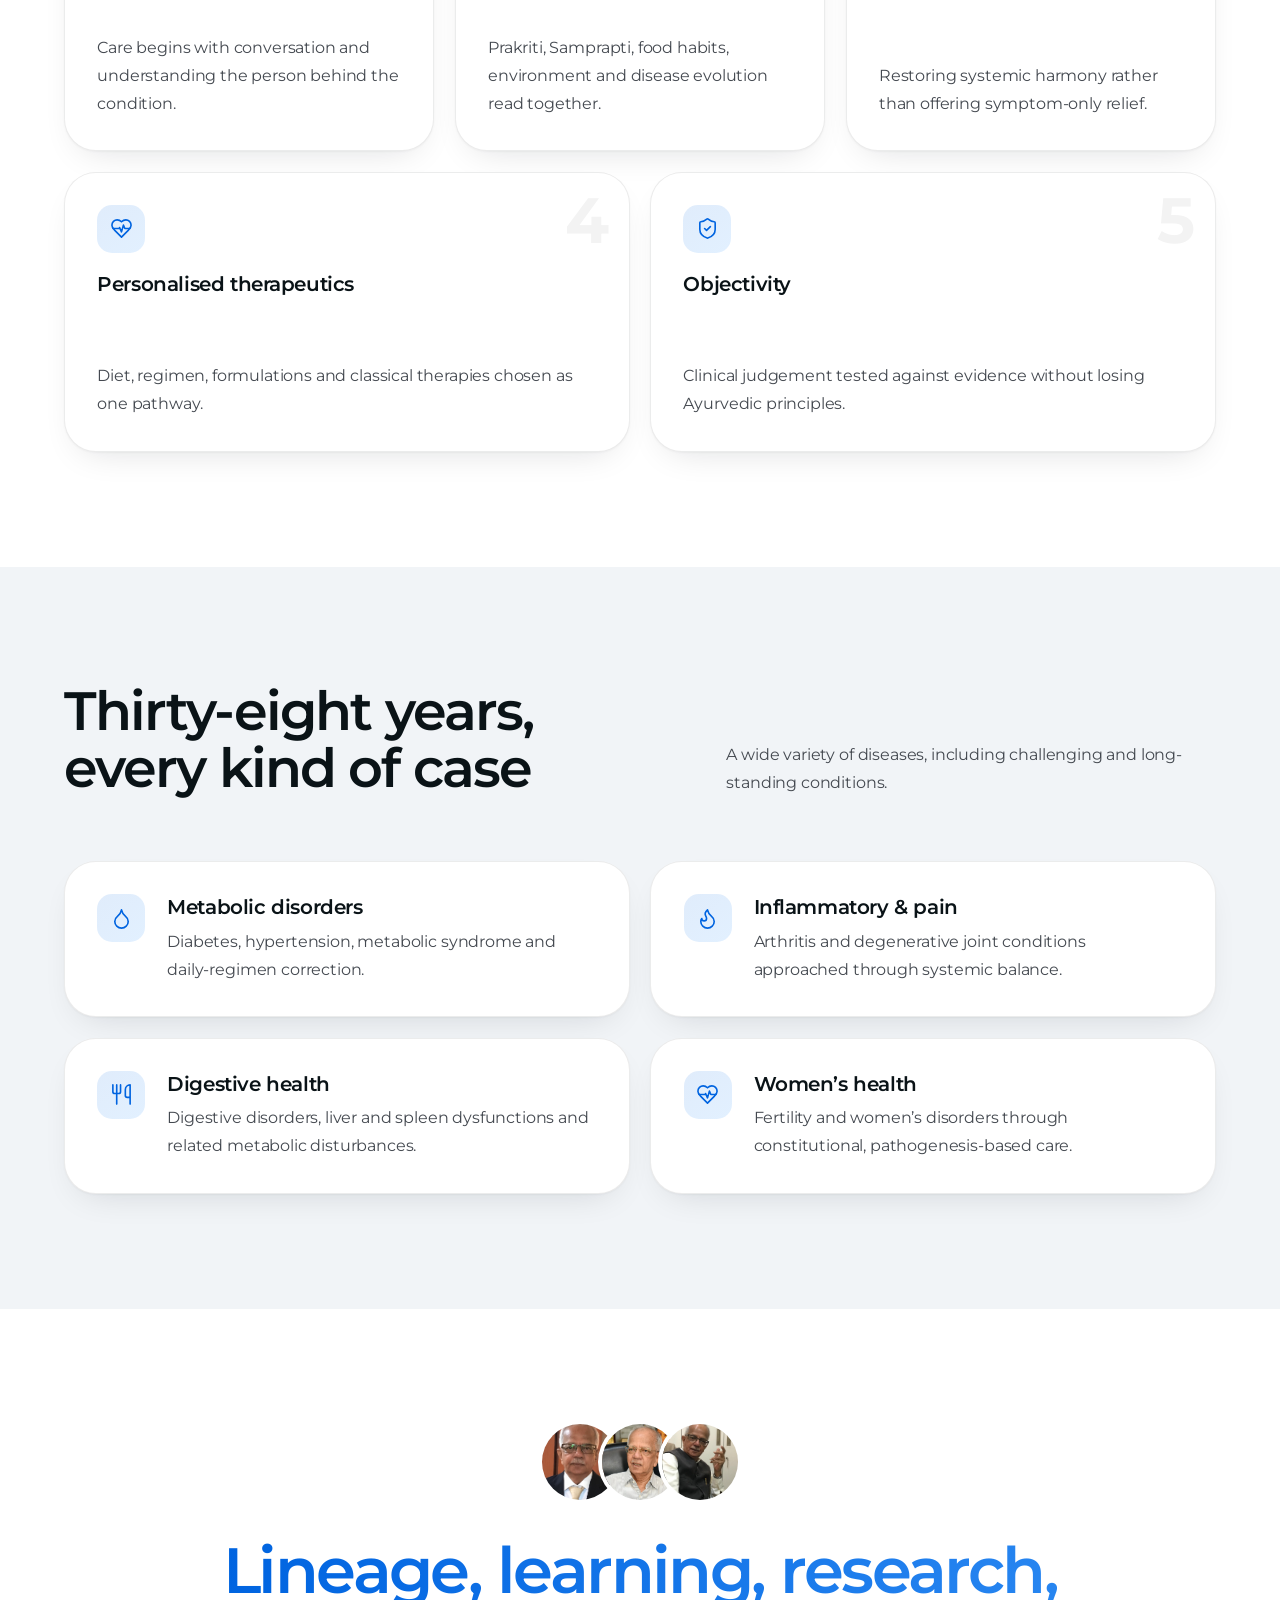
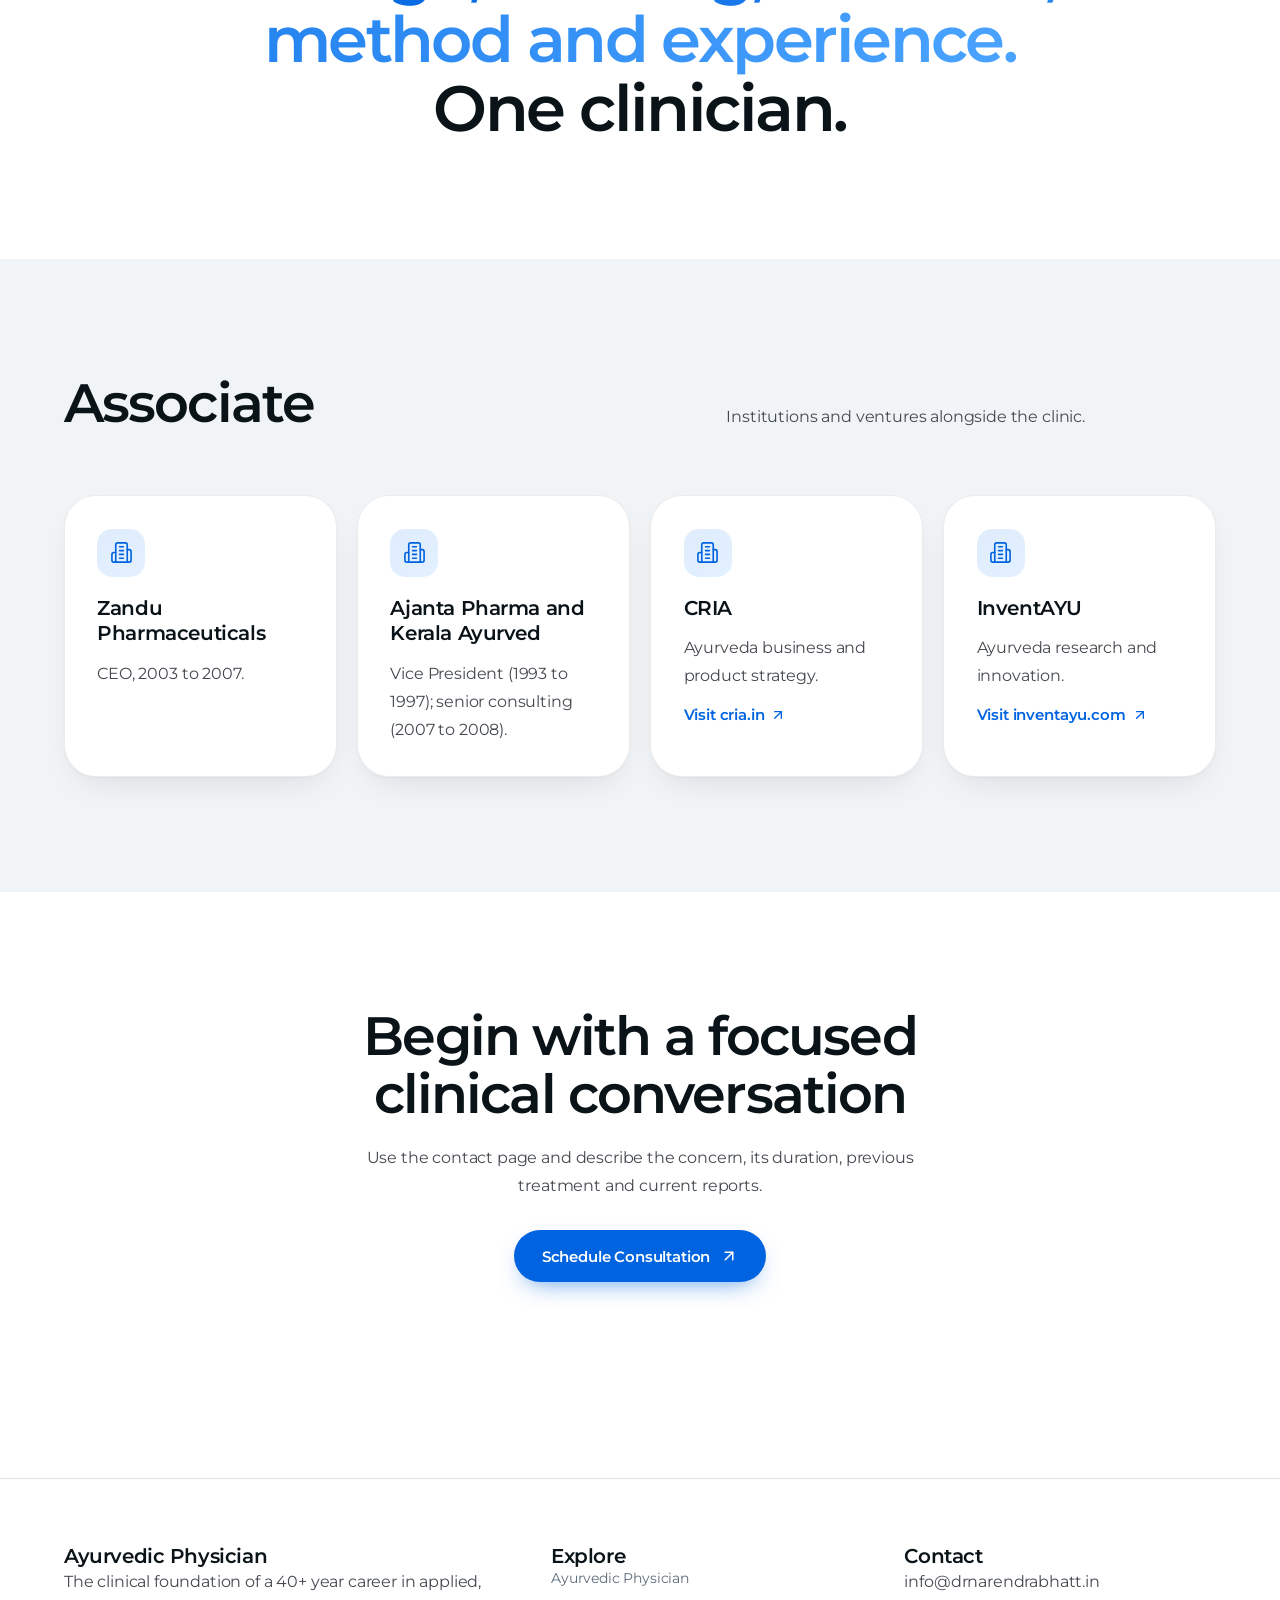
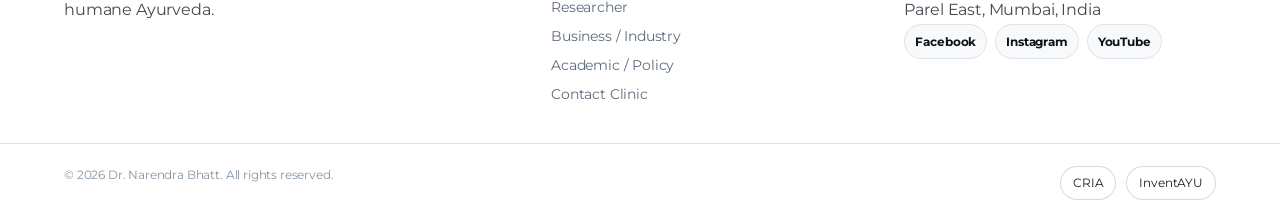
<file: clinical.html>
<!doctype html>
<html lang="en">
 <head>
  <meta charset="UTF-8" />
  <meta name="viewport" content="width=device-width, initial-scale=1.0" />
  <title>Clinical Excellence | Dr. Narendra Bhatt</title>
  <meta name="description" content="Clinical practice of Dr. Narendra Bhatt, humane, root-cause Ayurvedic healthcare focused on Prakriti, Samprapti, and systemic restoration." />
  <link rel="preconnect" href="https://fonts.googleapis.com" />
  <link rel="preconnect" href="https://fonts.gstatic.com" crossorigin />
  <link href="https://fonts.googleapis.com/css2?family=Inter:wght@400;500;600;700;800;900&family=Montserrat:wght@400;500;600;700;800;900&display=swap" rel="stylesheet" />
  <link rel="icon" href="favicon.svg" type="image/svg+xml" />
  <link rel="stylesheet" href="nsb-system.css" />
  <link rel="stylesheet" href="nsb-premium.css?v=12" />
 </head>
 <body class="premium">
  <header class="site-header">
   <nav class="nav-container" aria-label="Primary navigation">
    <a class="logo" href="index.html">Dr. Narendra Bhatt <span>Living archive of applied Ayurveda</span></a>
    <button class="mobile-menu-btn" id="mobileMenuBtn" type="button" aria-label="Open navigation" aria-expanded="false"><span class="hamburger-line"></span><span class="hamburger-line"></span><span class="hamburger-line"></span></button>
    <ul class="nav-links" id="navLinks">
     <li><a href="index.html">Home</a></li>
     <li><a class="active" href="clinical.html">Clinical Excellence</a></li>
     <li><a href="research-hub.html">Innovation</a></li>
     <li><a href="industry.html">Strategy &amp; Management</a></li>
     <li><a href="academic-policy.html">Leadership</a></li>
     <li><a href="contact.html">Contact</a></li>
    </ul>
   </nav>
  </header>

  <main>
   <!-- BAND 1: Clinical Excellence / Veteran Clinician -->
   <section class="hero clinical">
    <div class="wrap">
     <div class="hero-grid">
      <div class="reveal">
       <h1>Clinical <span class="grad">Excellence</span></h1>
       <p class="lead">A veteran Ayurvedic clinician of 38 years. Fourth-generation physician, exclusive practitioner, root-cause thinker.</p>
       <div class="actions"><a class="btn primary" href="contact.html">Contact Clinic<svg viewBox="0 0 24 24" aria-hidden="true"><path d="M7 7h10v10"/><path d="M7 17 17 7"/></svg></a><a class="btn ghost" href="#methodology">View Methodology</a></div>
      </div>
      <figure class="frame wide reveal"><div class="img"><img src="NSBPhotosSelectedForWebsite/Ayurvedic%20Physician/N%2033.jpg" alt="Dr. Narendra Bhatt with a handwritten sutra behind him" /></div></figure>
     </div>
     <blockquote class="sutra reveal"><svg class="q" viewBox="0 0 24 24" aria-hidden="true"><path d="M3 21c3 0 7-1 7-8V5c0-1.25-.756-2.017-2-2H4c-1.25 0-2 .75-2 1.972V11c0 1.25.75 2 2 2 1 0 1 0 1 1v1c0 1-1 2-2 2s-1 .008-1 1.031V20c0 1 0 1 1 1z"/><path d="M15 21c3 0 7-1 7-8V5c0-1.25-.757-2.017-2-2h-4c-1.25 0-2 .75-2 1.972V11c0 1.25.75 2 2 2h.75c0 2.25.25 4-2.75 4v3c0 1 0 1 1 1z"/></svg>
      <p class="sa" lang="sa">क्वचिद्धर्मः क्वचिन्मैत्री क्वचिदर्थः क्वचिद्यशः।<br>कर्माभ्यासः क्वचिच्चेति चिकित्सा नास्ति निष्फला॥</p>
      <p class="en">&ldquo;Sometimes virtue (spiritual merit), sometimes friendship, sometimes wealth, sometimes fame, and sometimes practical experience, the practice of medicine is never fruitless.&rdquo;</p>
      <p class="src">Chikitsa Sutra</p>
     </blockquote>
    </div>
   </section>

   <!-- BAND 2: Tradition / Inheritance / Upbringing -->
   <section class="band ">
    <div class="wrap">
     <div class="split">
      <figure class="tile photo tall reveal"><img src="NSBPhotosSelectedForWebsite/Ayurvedic%20Physician/MMP_7392%20copy.jpg" alt="Dr. Narendra Bhatt" loading="lazy" /></figure>
      <div class="col auto"><article class="tile big reveal"><span class="ico"><svg viewBox="0 0 24 24" aria-hidden="true"><path d="M7 20h10"/><path d="M10 20c5.5-2.5.8-6.4 3-10"/><path d="M9.5 9.4c1.1.8 1.8 2.2 2.3 3.7-2 .4-3.5.4-4.8-.3-1.2-.6-2.3-1.9-3-4.2 2.8-.5 4.4 0 5.5.8z"/><path d="M14.1 6a7 7 0 0 0-1.1 4c1.9-.1 3.3-.6 4.3-1.4 1-1 1.6-2.3 1.7-4.6-2.7.1-4 1-4.9 2z"/></svg></span><h3>Ayurveda from a young age</h3><p>Raised inside a fourth-generation Ayurvedic household, where diagnosis began with a conversation. Early exposure shaped an instinct that never left him: understand the whole person before naming the disease.</p></article><div class="pair"><article class="tile blue reveal"><span class="stat-n">4th</span><p>generation Ayurvedic physician, a living continuation of clinical lineage.</p></article><article class="tile flat reveal"><span class="ico"><svg viewBox="0 0 24 24" aria-hidden="true"><path d="M19 14c1.49-1.46 3-3.21 3-5.5A5.5 5.5 0 0 0 16.5 3c-1.76 0-3 .5-4.5 2-1.5-1.5-2.74-2-4.5-2A5.5 5.5 0 0 0 2 8.5c0 2.3 1.5 4.05 3 5.5l7 7Z"/><path d="M3.22 12H9.5l.5-1 2 4.5 2-7 1.5 3.5h5.27"/></svg></span><h3>Not a wellness positioning</h3><p>A physician&rsquo;s inheritance, practised exclusively as Ayurveda.</p></article></div></div>
     </div>
    </div>
   </section>

   <!-- BAND 3: Learning & Training -->
   <!-- TODO(content): degrees, institutions and years are not in the repo; add once supplied. -->
   <section class="band soft">
    <div class="wrap">
     <div class="head reveal"><h2>Learning &amp; training</h2><p>Classical grounding, shaped by academic discipline.</p></div>
     <div class="split">
      <figure class="tile photo tall reveal"><img src="NSBPhotosSelectedForWebsite/Research/MMP_7429%20copy.jpg" alt="Dr. Narendra Bhatt" loading="lazy" /></figure>
      <div class="col"><article class="tile row-tile reveal"><span class="ico"><svg viewBox="0 0 24 24" aria-hidden="true"><path d="M21.42 10.922a1 1 0 0 0-.019-1.838L12.83 5.18a2 2 0 0 0-1.66 0L2.6 9.08a1 1 0 0 0 0 1.832l8.57 3.908a2 2 0 0 0 1.66 0z"/><path d="M22 10v6"/><path d="M6 12.5V16a6 3 0 0 0 12 0v-3.5"/></svg></span><div><h3 style="margin:0">Postgraduate thesis</h3><p>Aamavaata and rheumatoid arthritis, combining Ayurvedic diagnosis with botanical study and clinical observation.</p></div></article><article class="tile row-tile reveal"><span class="ico"><svg viewBox="0 0 24 24" aria-hidden="true"><path d="M22 12h-2.48a2 2 0 0 0-1.93 1.46l-2.35 8.36a.25.25 0 0 1-.48 0L9.24 2.18a.25.25 0 0 0-.48 0l-2.35 8.36A2 2 0 0 1 4.49 12H2"/></svg></span><div><h3 style="margin:0">Academic hospitals</h3><p>Long-term patient work across academic hospitals and private consultation.</p></div></article><article class="tile row-tile reveal"><span class="ico"><svg viewBox="0 0 24 24" aria-hidden="true"><path d="M6 22V4a2 2 0 0 1 2-2h8a2 2 0 0 1 2 2v18Z"/><path d="M6 12H4a2 2 0 0 0-2 2v6a2 2 0 0 0 2 2h2"/><path d="M18 9h2a2 2 0 0 1 2 2v9a2 2 0 0 1-2 2h-2"/><path d="M10 6h4"/><path d="M10 10h4"/><path d="M10 14h4"/><path d="M10 18h4"/></svg></span><div><h3 style="margin:0">Academic leadership</h3><p>Director Research in Ayurveda at Bharati Vidyapeeth; National Professor and Visiting Scientist at Haffkine Institute; postgraduate examiner and thesis referee.</p></div></article><article class="tile row-tile reveal"><span class="ico"><svg viewBox="0 0 24 24" aria-hidden="true"><path d="M16 21v-2a4 4 0 0 0-4-4H6a4 4 0 0 0-4 4v2"/><circle cx="9" cy="7" r="4"/><path d="M22 21v-2a4 4 0 0 0-3-3.87"/><path d="M16 3.13a4 4 0 0 1 0 7.75"/></svg></span><div><h3 style="margin:0">Teaching &amp; mentorship</h3><p>Explaining classical ideas in clinical, research and contemporary healthcare vocabulary.</p></div></article></div>
     </div>
    </div>
   </section>

   <!-- BAND 4: Research -->
   <section class="band ">
    <div class="wrap">
     <div class="head reveal"><h2>Research that sharpens objectivity</h2><p>Research is not separate from the clinic. It is what keeps clinical judgement honest.</p></div>
     <div class="grid4">
      <article class="tile rich blue reveal"><div class="top"><span class="stat-n"><span data-count="55" data-suffix="+">55+</span></span><h3>Coordinated studies</h3></div><p>Clinical validations coordinated during the Zandu leadership period.</p></article>
      <article class="tile rich  reveal"><div class="top"><span class="stat-n"><span data-count="86" data-suffix="+">86+</span></span><h3>Publications</h3></div><p>Research, presentations and books on Ayurvedic science.</p></article>
      <article class="tile rich  reveal"><div class="top"><span class="ico"><svg viewBox="0 0 24 24" aria-hidden="true"><path d="m12.83 2.18a2 2 0 0 0-1.66 0L2.6 6.08a1 1 0 0 0 0 1.83l8.58 3.91a2 2 0 0 0 1.66 0l8.58-3.9a1 1 0 0 0 0-1.83Z"/><path d="m22 17.65-9.17 4.16a2 2 0 0 1-1.66 0L2 17.65"/><path d="m22 12.65-9.17 4.16a2 2 0 0 1-1.66 0L2 12.65"/></svg></span><h3>MATRIX Mode</h3></div><p>A framework connecting classical principles to standards and outcomes.</p></article>
      <article class="tile rich  reveal"><div class="top"><span class="ico"><svg viewBox="0 0 24 24" aria-hidden="true"><path d="M15 2H6a2 2 0 0 0-2 2v16a2 2 0 0 0 2 2h12a2 2 0 0 0 2-2V7z"/><path d="M14 2v4a2 2 0 0 0 2 2h4"/><path d="M10 13h4"/><path d="M10 17h4"/></svg></span><h3>Patent</h3></div><p>Joint Indian patent for Parkinson&rsquo;s therapeutics.</p></article>
     </div>
     <div class="actions" style="margin-top:36px"><a class="btn primary" href="research-hub.html">Visit the Research Hub<svg viewBox="0 0 24 24" aria-hidden="true"><path d="M7 7h10v10"/><path d="M7 17 17 7"/></svg></a></div>
    </div>
   </section>

   <!-- BAND 5: Approach / Methodology -->
   <section class="band soft" id="methodology">
    <div class="wrap">
     <div class="head reveal"><h2>Approach &amp; methodology</h2><p>Treatment begins with understanding the person.</p></div>
     <div class="stepper">
      <article class="tile step s1 reveal"><span class="num">01</span><h3>Inquiry</h3><p>A totalistic diagnosis: comprehensive dialogue to map root causes, disease phase and constitutional baseline (Prakriti).</p></article>
      <article class="tile step s2 reveal"><span class="num">02</span><h3>Alignment</h3><p>Diet and lifestyle customised around the individual&rsquo;s condition, regimen and context.</p></article>
      <article class="tile step s1 reveal"><span class="num">03</span><h3>Protocol</h3><p>Classical therapies and personalised botanical formulations directed at systemic restoration.</p></article>
     </div>
    </div>
   </section>

   <!-- BAND 6: Five basic qualities of NSB as physician -->
   <section class="band ">
    <div class="wrap">
     <div class="head reveal"><h2>Five qualities of the physician</h2><p>The virtues and skills he brings to the consultation room.</p></div>
     <div class="grid6">
      <article class="tile rich c2 reveal"><span class="idx">1</span><div class="top"><span class="ico"><svg viewBox="0 0 24 24" aria-hidden="true"><path d="M7.9 20A9 9 0 1 0 4 16.1L2 22Z"/></svg></span><h3>Humane listening</h3></div><p>Care begins with conversation and understanding the person behind the condition.</p></article>
      <article class="tile rich c2 reveal"><span class="idx">2</span><div class="top"><span class="ico"><svg viewBox="0 0 24 24" aria-hidden="true"><circle cx="11" cy="11" r="8"/><path d="m21 21-4.3-4.3"/></svg></span><h3>Depth of diagnosis</h3></div><p>Prakriti, Samprapti, food habits, environment and disease evolution read together.</p></article>
      <article class="tile rich c2 reveal"><span class="idx">3</span><div class="top"><span class="ico"><svg viewBox="0 0 24 24" aria-hidden="true"><path d="M11 20A7 7 0 0 1 9.8 6.1C15.5 5 17 4.48 19 2c1 2 2 4.18 2 8 0 5.5-4.78 10-10 10Z"/><path d="M2 21c0-3 1.85-5.36 5.08-6C9.5 14.52 12 13 13 12"/></svg></span><h3>Root-cause reasoning</h3></div><p>Restoring systemic harmony rather than offering symptom-only relief.</p></article>
      <article class="tile rich c3 reveal"><span class="idx">4</span><div class="top"><span class="ico"><svg viewBox="0 0 24 24" aria-hidden="true"><path d="M19 14c1.49-1.46 3-3.21 3-5.5A5.5 5.5 0 0 0 16.5 3c-1.76 0-3 .5-4.5 2-1.5-1.5-2.74-2-4.5-2A5.5 5.5 0 0 0 2 8.5c0 2.3 1.5 4.05 3 5.5l7 7Z"/><path d="M3.22 12H9.5l.5-1 2 4.5 2-7 1.5 3.5h5.27"/></svg></span><h3>Personalised therapeutics</h3></div><p>Diet, regimen, formulations and classical therapies chosen as one pathway.</p></article>
      <article class="tile rich c3 reveal"><span class="idx">5</span><div class="top"><span class="ico"><svg viewBox="0 0 24 24" aria-hidden="true"><path d="M20 13c0 5-3.5 7.5-7.66 8.95a1 1 0 0 1-.67-.01C7.5 20.5 4 18 4 13V6a1 1 0 0 1 1-1c2 0 4.5-1.2 6.24-2.72a1.17 1.17 0 0 1 1.52 0C14.51 3.81 17 5 19 5a1 1 0 0 1 1 1z"/><path d="m9 12 2 2 4-4"/></svg></span><h3>Objectivity</h3></div><p>Clinical judgement tested against evidence without losing Ayurvedic principles.</p></article>
     </div>
    </div>
   </section>

   <!-- BAND 7: Variety of diseases over 38 years -->
   <!-- TODO(content): extend with the client case range. -->
   <section class="band soft">
    <div class="wrap">
     <div class="head reveal"><h2>Thirty-eight years, every kind of case</h2><p>A wide variety of diseases, including challenging and long-standing conditions.</p></div>
     <div class="grid2">
      <article class="tile row-tile reveal"><span class="ico"><svg viewBox="0 0 24 24" aria-hidden="true"><path d="M12 22a7 7 0 0 0 7-7c0-2-1-3.9-3-5.5s-3.5-4-4-6.5c-.5 2.5-2 4.9-4 6.5C6 11.1 5 13 5 15a7 7 0 0 0 7 7z"/></svg></span><div><h3 style="margin:0">Metabolic disorders</h3><p>Diabetes, hypertension, metabolic syndrome and daily-regimen correction.</p></div></article>
      <article class="tile row-tile reveal"><span class="ico"><svg viewBox="0 0 24 24" aria-hidden="true"><path d="M8.5 14.5A2.5 2.5 0 0 0 11 12c0-1.38-.5-2-1-3-1.072-2.143-.224-4.054 2-6 .5 2.5 2 4.9 4 6.5 2 1.6 3 3.5 3 5.5a7 7 0 1 1-14 0c0-1.153.433-2.294 1-3a2.5 2.5 0 0 0 2.5 2.5z"/></svg></span><div><h3 style="margin:0">Inflammatory &amp; pain</h3><p>Arthritis and degenerative joint conditions approached through systemic balance.</p></div></article>
      <article class="tile row-tile reveal"><span class="ico"><svg viewBox="0 0 24 24" aria-hidden="true"><path d="M3 2v7c0 1.1.9 2 2 2h4a2 2 0 0 0 2-2V2"/><path d="M7 2v20"/><path d="M21 15V2a5 5 0 0 0-5 5v6c0 1.1.9 2 2 2h3Zm0 0v7"/></svg></span><div><h3 style="margin:0">Digestive health</h3><p>Digestive disorders, liver and spleen dysfunctions and related metabolic disturbances.</p></div></article>
      <article class="tile row-tile reveal"><span class="ico"><svg viewBox="0 0 24 24" aria-hidden="true"><path d="M19 14c1.49-1.46 3-3.21 3-5.5A5.5 5.5 0 0 0 16.5 3c-1.76 0-3 .5-4.5 2-1.5-1.5-2.74-2-4.5-2A5.5 5.5 0 0 0 2 8.5c0 2.3 1.5 4.05 3 5.5l7 7Z"/><path d="M3.22 12H9.5l.5-1 2 4.5 2-7 1.5 3.5h5.27"/></svg></span><div><h3 style="margin:0">Women&rsquo;s health</h3><p>Fertility and women&rsquo;s disorders through constitutional, pathogenesis-based care.</p></div></article>
     </div>
    </div>
   </section>

   <!-- BAND 8: Summary -->
   <section class="band ">
    <div class="wrap">
     <div class="summary reveal">
      <div class="avatars"><img src="NSBPhotosSelectedForWebsite/ManagementCRIA/N%2010.jpg" alt="" /><img src="NSBPhotosSelectedForWebsite/Research/MMP_7337%20copy.jpg" alt="" /><img src="NSBPhotosSelectedForWebsite/Lakshanik/N%2011.jpg" alt="" /></div>
      <p class="statement"><span class="grad">Lineage, learning, research, method and experience.</span> One clinician.</p>
     </div>
    </div>
   </section>

   <!-- BAND 9: Associate -->
   <section class="band soft">
    <div class="wrap">
     <div class="head reveal"><h2>Associate</h2><p>Institutions and ventures alongside the clinic.</p></div>
     <div class="grid4">
      <article class="tile  reveal"><span class="ico"><svg viewBox="0 0 24 24" aria-hidden="true"><path d="M6 22V4a2 2 0 0 1 2-2h8a2 2 0 0 1 2 2v18Z"/><path d="M6 12H4a2 2 0 0 0-2 2v6a2 2 0 0 0 2 2h2"/><path d="M18 9h2a2 2 0 0 1 2 2v9a2 2 0 0 1-2 2h-2"/><path d="M10 6h4"/><path d="M10 10h4"/><path d="M10 14h4"/><path d="M10 18h4"/></svg></span><h3>Zandu Pharmaceuticals</h3><p>CEO, 2003 to 2007.</p></article>
      <article class="tile  reveal"><span class="ico"><svg viewBox="0 0 24 24" aria-hidden="true"><path d="M6 22V4a2 2 0 0 1 2-2h8a2 2 0 0 1 2 2v18Z"/><path d="M6 12H4a2 2 0 0 0-2 2v6a2 2 0 0 0 2 2h2"/><path d="M18 9h2a2 2 0 0 1 2 2v9a2 2 0 0 1-2 2h-2"/><path d="M10 6h4"/><path d="M10 10h4"/><path d="M10 14h4"/><path d="M10 18h4"/></svg></span><h3>Ajanta Pharma and Kerala Ayurved</h3><p>Vice President (1993 to 1997); senior consulting (2007 to 2008).</p></article>
      <article class="tile  reveal"><span class="ico"><svg viewBox="0 0 24 24" aria-hidden="true"><path d="M6 22V4a2 2 0 0 1 2-2h8a2 2 0 0 1 2 2v18Z"/><path d="M6 12H4a2 2 0 0 0-2 2v6a2 2 0 0 0 2 2h2"/><path d="M18 9h2a2 2 0 0 1 2 2v9a2 2 0 0 1-2 2h-2"/><path d="M10 6h4"/><path d="M10 10h4"/><path d="M10 14h4"/><path d="M10 18h4"/></svg></span><h3>CRIA</h3><p>Ayurveda business and product strategy.</p><a class="link" href="https://cria.in" target="_blank" rel="noopener">Visit cria.in<svg viewBox="0 0 24 24" aria-hidden="true"><path d="M7 7h10v10"/><path d="M7 17 17 7"/></svg></a></article>
      <article class="tile  reveal"><span class="ico"><svg viewBox="0 0 24 24" aria-hidden="true"><path d="M6 22V4a2 2 0 0 1 2-2h8a2 2 0 0 1 2 2v18Z"/><path d="M6 12H4a2 2 0 0 0-2 2v6a2 2 0 0 0 2 2h2"/><path d="M18 9h2a2 2 0 0 1 2 2v9a2 2 0 0 1-2 2h-2"/><path d="M10 6h4"/><path d="M10 10h4"/><path d="M10 14h4"/><path d="M10 18h4"/></svg></span><h3>InventAYU</h3><p>Ayurveda research and innovation.</p><a class="link" href="https://inventayu.com" target="_blank" rel="noopener">Visit inventayu.com<svg viewBox="0 0 24 24" aria-hidden="true"><path d="M7 7h10v10"/><path d="M7 17 17 7"/></svg></a></article>
     </div>
    </div>
   </section>

   <section class="band">
    <div class="wrap"><div class="closing reveal"><h2>Begin with a focused clinical conversation</h2><p>Use the contact page and describe the concern, its duration, previous treatment and current reports.</p><div class="actions"><a class="btn primary" href="contact.html">Schedule Consultation<svg viewBox="0 0 24 24" aria-hidden="true"><path d="M7 7h10v10"/><path d="M7 17 17 7"/></svg></a></div></div></div>
   </section>
  </main>

  <a class="floating-cta" href="contact.html" aria-label="Contact Dr. Narendra Bhatt">&rarr;</a>
  <footer class="site-footer">
   <div class="footer-grid">
    <div class="footer-col"><h3>Ayurvedic Physician</h3><p>The clinical foundation of a 40+ year career in applied, humane Ayurveda.</p></div>
    <div class="footer-col"><h3>Explore</h3><ul class="footer-links"><li><a href="clinical.html">Ayurvedic Physician</a></li><li><a href="research-hub.html">Researcher</a></li><li><a href="industry.html">Business / Industry</a></li><li><a href="academic-policy.html">Academic / Policy</a></li><li><a href="contact.html">Contact Clinic</a></li></ul></div>
    <div class="footer-col"><h3>Contact</h3><p>info@drnarendrabhatt.in</p><p>Parel East, Mumbai, India</p><p class="footer-social"><span>Facebook</span><span>Instagram</span><span>YouTube</span></p></div>
   </div>
   <div class="footer-bottom"><span>&copy; 2026 Dr. Narendra Bhatt. All rights reserved.</span><span class="ecosystem-links"><a href="https://cria.in" target="_blank" rel="noopener">CRIA</a><a href="https://inventayu.com" target="_blank" rel="noopener">InventAYU</a></span></div>
  </footer>
  <script src="nsb-system.js"></script>
  <script src="nsb-premium.js?v=12" defer></script>
 </body>
</html>
</file>
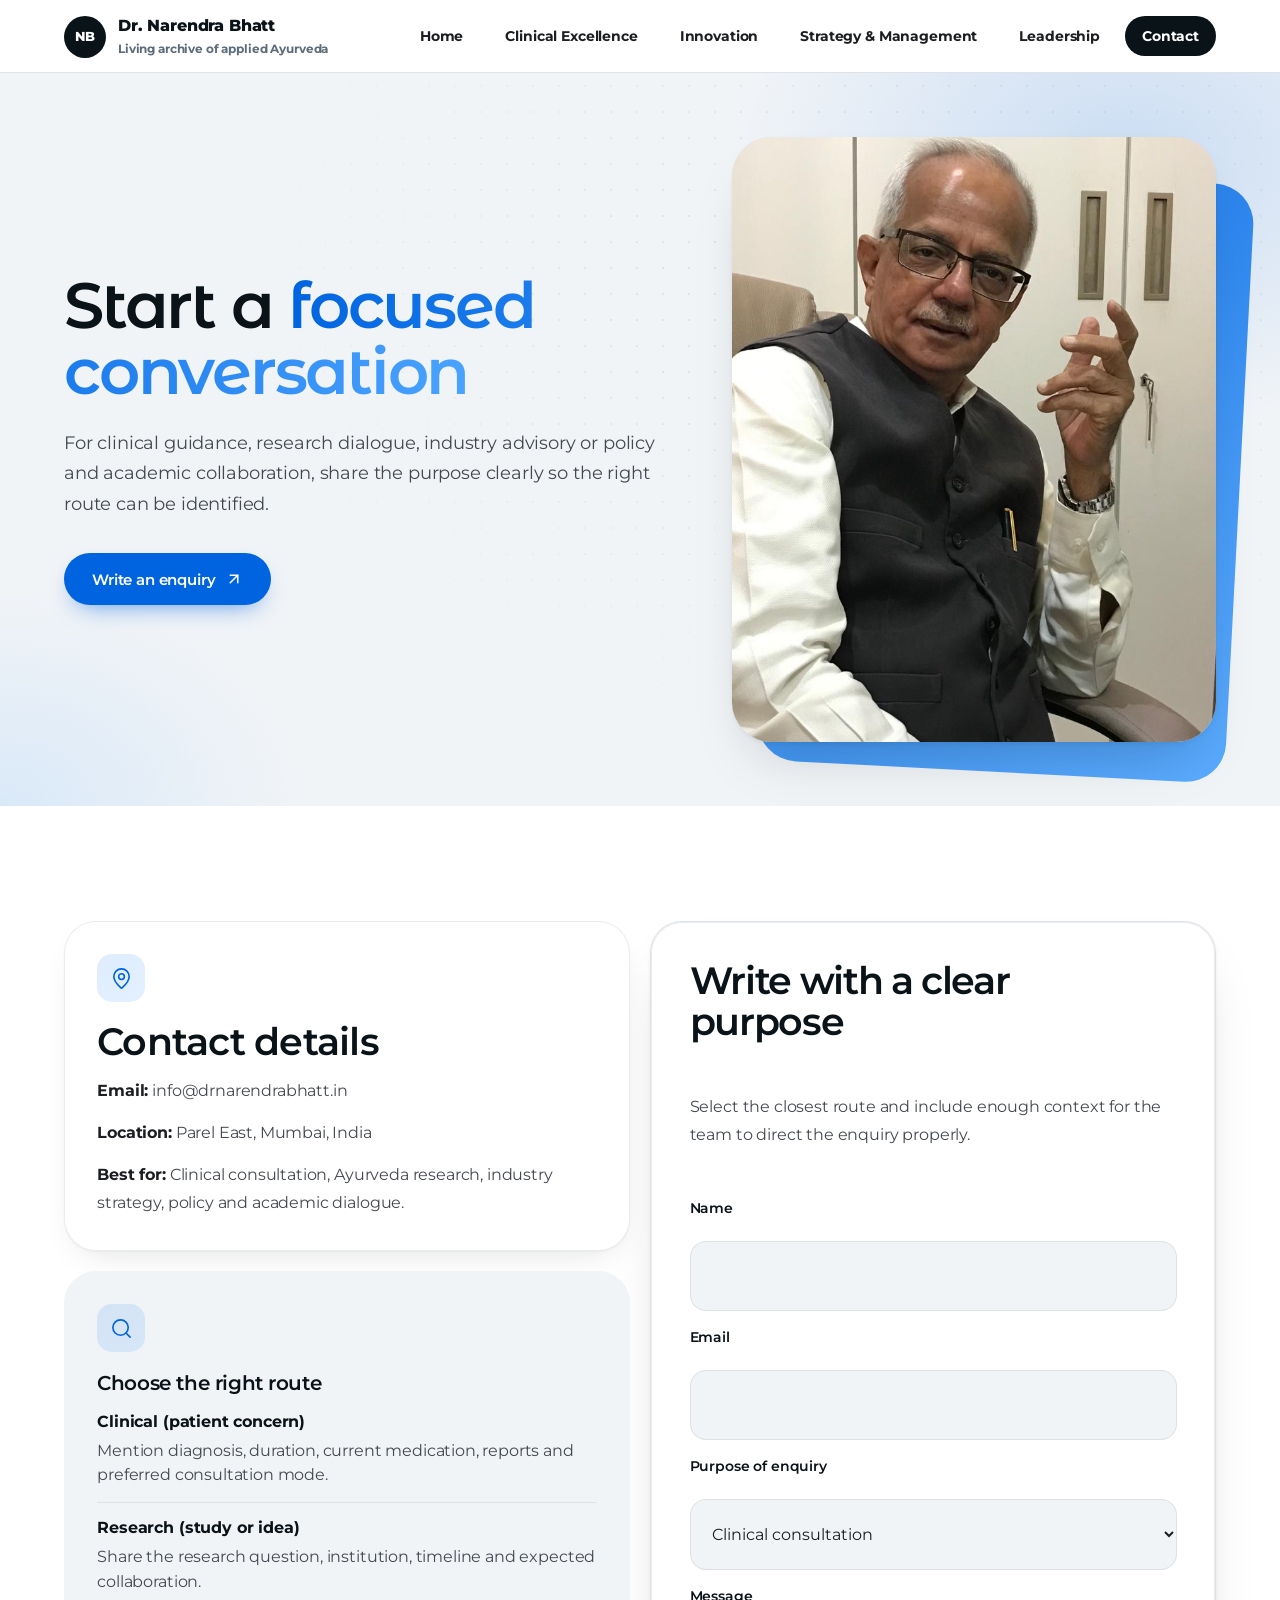
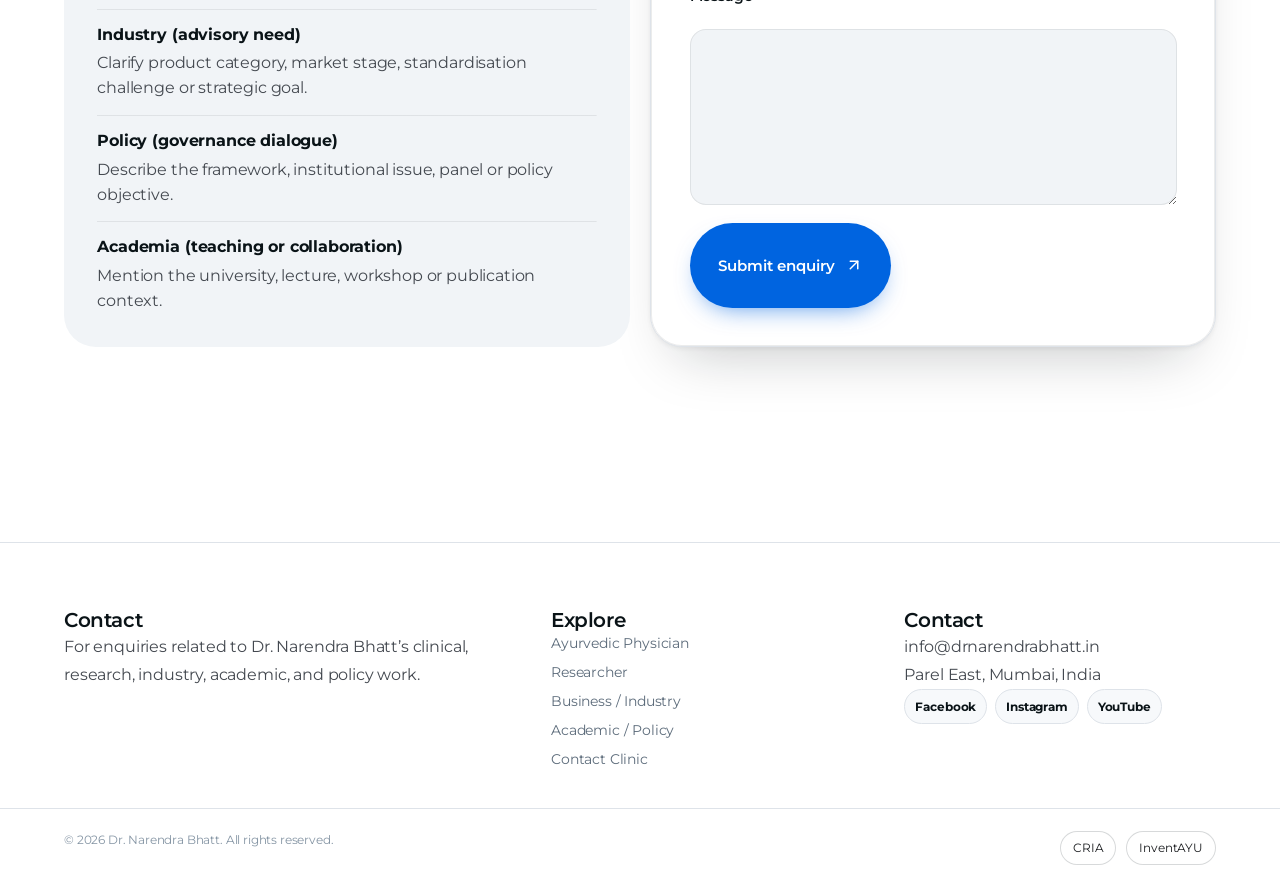
<file: contact.html>
<!doctype html>
<html lang="en">
 <head>
  <meta charset="UTF-8" />
  <meta name="viewport" content="width=device-width, initial-scale=1.0" />
  <title>Contact | Dr. Narendra Bhatt</title>
  <meta name="description" content="Contact Dr. Narendra Bhatt's team for clinical consultation, research collaboration, industry advisory, policy dialogue, and academic mentorship." />
  <link rel="preconnect" href="https://fonts.googleapis.com" />
  <link rel="preconnect" href="https://fonts.gstatic.com" crossorigin />
  <link href="https://fonts.googleapis.com/css2?family=Inter:wght@400;500;600;700;800;900&family=Montserrat:wght@400;500;600;700;800;900&display=swap" rel="stylesheet" />
  <link rel="icon" href="favicon.svg" type="image/svg+xml" />
  <link rel="stylesheet" href="nsb-system.css" />
  <link rel="stylesheet" href="nsb-premium.css?v=12" />
 </head>
 <body class="premium">
  <header class="site-header">
   <nav class="nav-container" aria-label="Primary navigation">
    <a class="logo" href="index.html">Dr. Narendra Bhatt <span>Living archive of applied Ayurveda</span></a>
    <button class="mobile-menu-btn" id="mobileMenuBtn" type="button" aria-label="Open navigation" aria-expanded="false"><span class="hamburger-line"></span><span class="hamburger-line"></span><span class="hamburger-line"></span></button>
    <ul class="nav-links" id="navLinks">
     <li><a href="index.html">Home</a></li>
     <li><a href="clinical.html">Clinical Excellence</a></li>
     <li><a href="research-hub.html">Innovation</a></li>
     <li><a href="industry.html">Strategy &amp; Management</a></li>
     <li><a href="academic-policy.html">Leadership</a></li>
     <li><a class="active" href="contact.html">Contact</a></li>
    </ul>
   </nav>
  </header>

  <main>
   <section class="hero compact">
    <div class="wrap hero-grid">
     <div class="reveal"><h1>Start a <span class="grad">focused conversation</span></h1><p class="lead">For clinical guidance, research dialogue, industry advisory or policy and academic collaboration, share the purpose clearly so the right route can be identified.</p><div class="actions"><a class="btn primary" href="#enquiry">Write an enquiry<svg viewBox="0 0 24 24" aria-hidden="true"><path d="M7 7h10v10"/><path d="M7 17 17 7"/></svg></a></div></div>
     <figure class="frame reveal"><div class="img"><img src="NSBPhotosSelectedForWebsite/Lakshanik/N%2011.jpg" alt="Dr. Narendra Bhatt" style="object-position:center 14%" /></div></figure>
    </div>
   </section>

   <section class="band ">
    <div class="wrap">
     <div class="split even" id="enquiry">
      <div class="col auto"><article class="tile big reveal"><span class="ico"><svg viewBox="0 0 24 24" aria-hidden="true"><path d="M20 10c0 4.993-5.539 10.193-7.399 11.799a1 1 0 0 1-1.202 0C9.539 20.193 4 14.993 4 10a8 8 0 0 1 16 0"/><circle cx="12" cy="10" r="3"/></svg></span><h3>Contact details</h3><p><strong style="color:var(--ink)">Email:</strong> info@drnarendrabhatt.in</p><p><strong style="color:var(--ink)">Location:</strong> Parel East, Mumbai, India</p><p><strong style="color:var(--ink)">Best for:</strong> Clinical consultation, Ayurveda research, industry strategy, policy and academic dialogue.</p></article><article class="tile flat reveal"><span class="ico"><svg viewBox="0 0 24 24" aria-hidden="true"><circle cx="11" cy="11" r="8"/><path d="m21 21-4.3-4.3"/></svg></span><h3>Choose the right route</h3><ul class="route-list"><li><strong>Clinical (patient concern)</strong> Mention diagnosis, duration, current medication, reports and preferred consultation mode.</li><li><strong>Research (study or idea)</strong> Share the research question, institution, timeline and expected collaboration.</li><li><strong>Industry (advisory need)</strong> Clarify product category, market stage, standardisation challenge or strategic goal.</li><li><strong>Policy (governance dialogue)</strong> Describe the framework, institutional issue, panel or policy objective.</li><li><strong>Academia (teaching or collaboration)</strong> Mention the university, lecture, workshop or publication context.</li></ul></article></div>
      <form class="contact-form reveal" data-contact-email="info@drnarendrabhatt.in">
       <h2 style="font-size:clamp(28px,3vw,40px)">Write with a clear purpose</h2>
       <p>Select the closest route and include enough context for the team to direct the enquiry properly.</p>
       <label>Name<input name="name" type="text" autocomplete="name" required /></label>
       <label>Email<input name="email" type="email" autocomplete="email" required /></label>
       <label>Purpose of enquiry<select name="purpose" required><option value="Clinical consultation">Clinical consultation</option><option value="Research collaboration">Research collaboration</option><option value="Industry advisory">Industry advisory</option><option value="Policy dialogue">Policy dialogue</option><option value="Academic collaboration">Academic collaboration</option><option value="Other enquiry">Other enquiry</option></select></label>
       <label>Message<textarea name="message" required></textarea></label>
       <button class="btn primary" type="submit">Submit enquiry<svg viewBox="0 0 24 24" aria-hidden="true"><path d="M7 7h10v10"/><path d="M7 17 17 7"/></svg></button>
      </form>
     </div>
    </div>
   </section>


  </main>

  <footer class="site-footer">
   <div class="footer-grid">
    <div class="footer-col"><h3>Contact</h3><p>For enquiries related to Dr. Narendra Bhatt&rsquo;s clinical, research, industry, academic, and policy work.</p></div>
    <div class="footer-col"><h3>Explore</h3><ul class="footer-links"><li><a href="clinical.html">Ayurvedic Physician</a></li><li><a href="research-hub.html">Researcher</a></li><li><a href="industry.html">Business / Industry</a></li><li><a href="academic-policy.html">Academic / Policy</a></li><li><a href="contact.html">Contact Clinic</a></li></ul></div>
    <div class="footer-col"><h3>Contact</h3><p>info@drnarendrabhatt.in</p><p>Parel East, Mumbai, India</p><p class="footer-social"><span>Facebook</span><span>Instagram</span><span>YouTube</span></p></div>
   </div>
   <div class="footer-bottom"><span>&copy; 2026 Dr. Narendra Bhatt. All rights reserved.</span><span class="ecosystem-links"><a href="https://cria.in" target="_blank" rel="noopener">CRIA</a><a href="https://inventayu.com" target="_blank" rel="noopener">InventAYU</a></span></div>
  </footer>
  <script src="nsb-system.js"></script>
  <script src="nsb-premium.js?v=12" defer></script>
 </body>
</html>
</file>
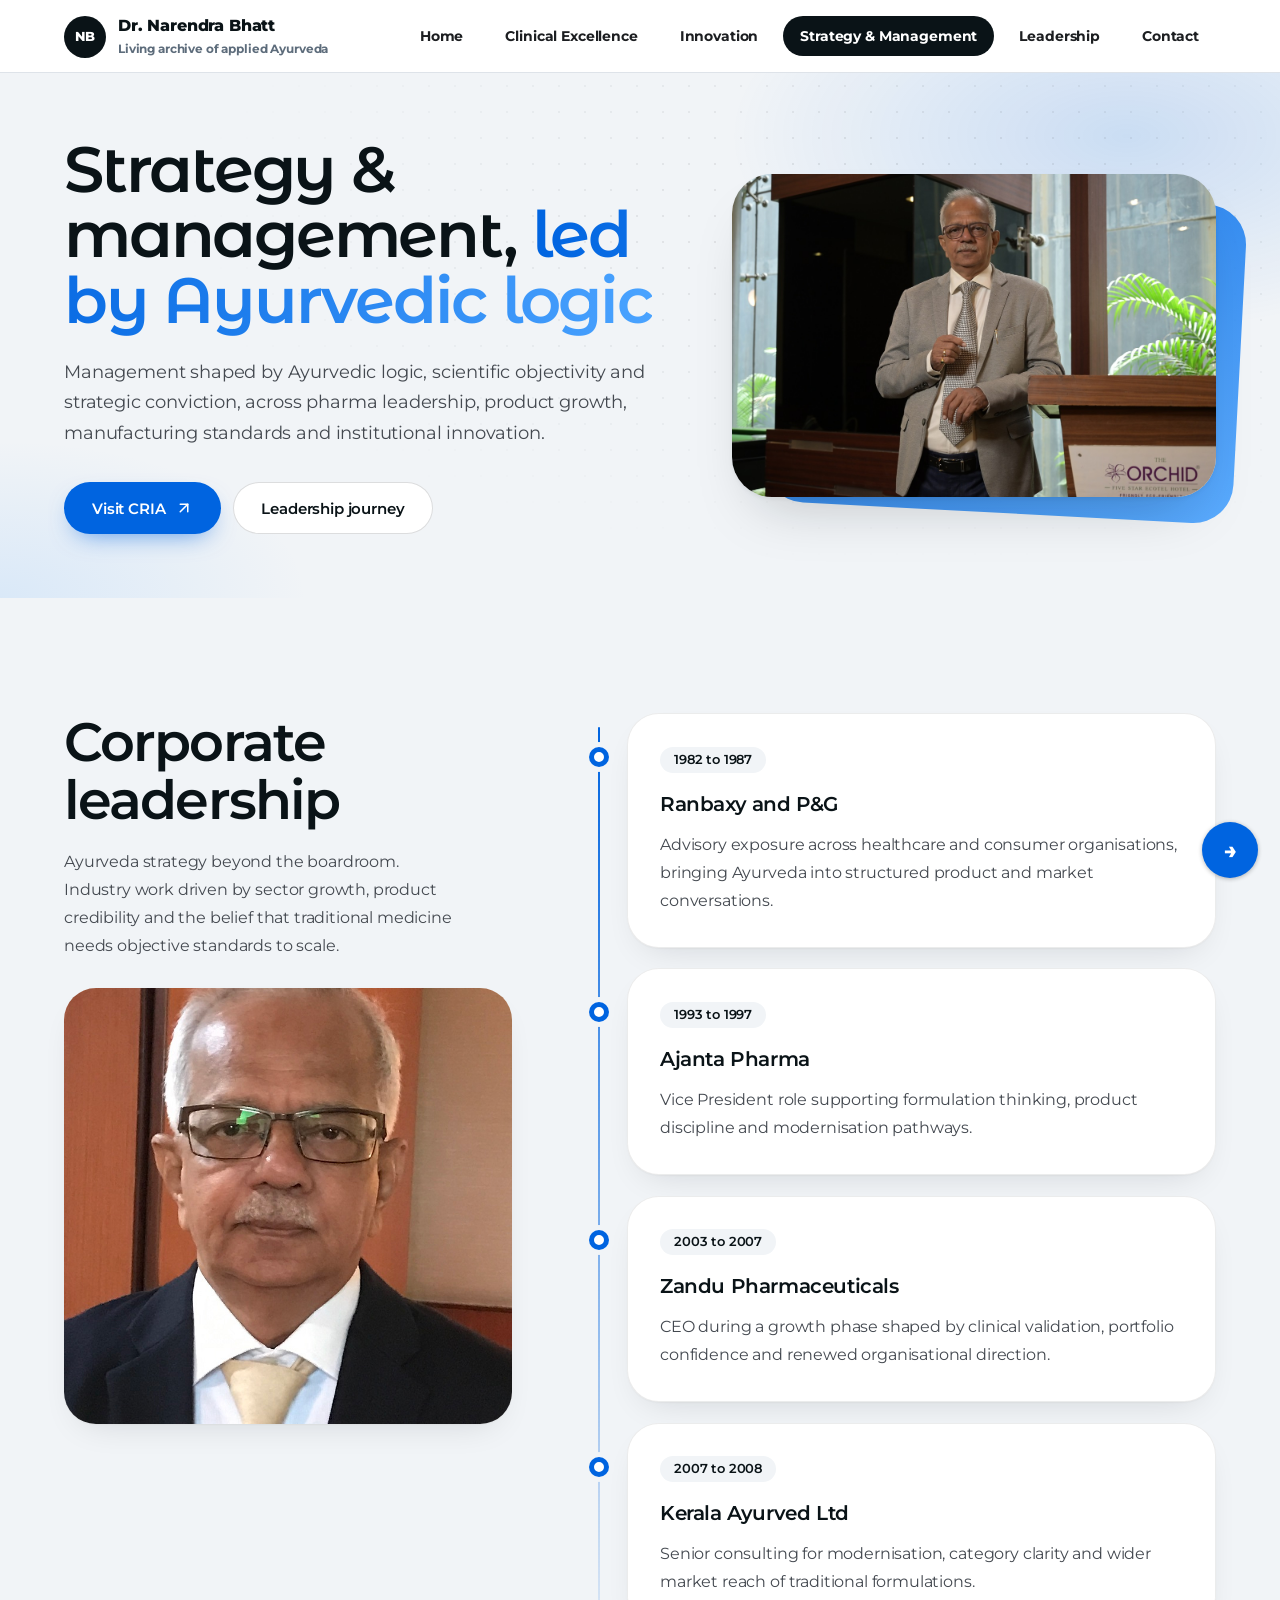
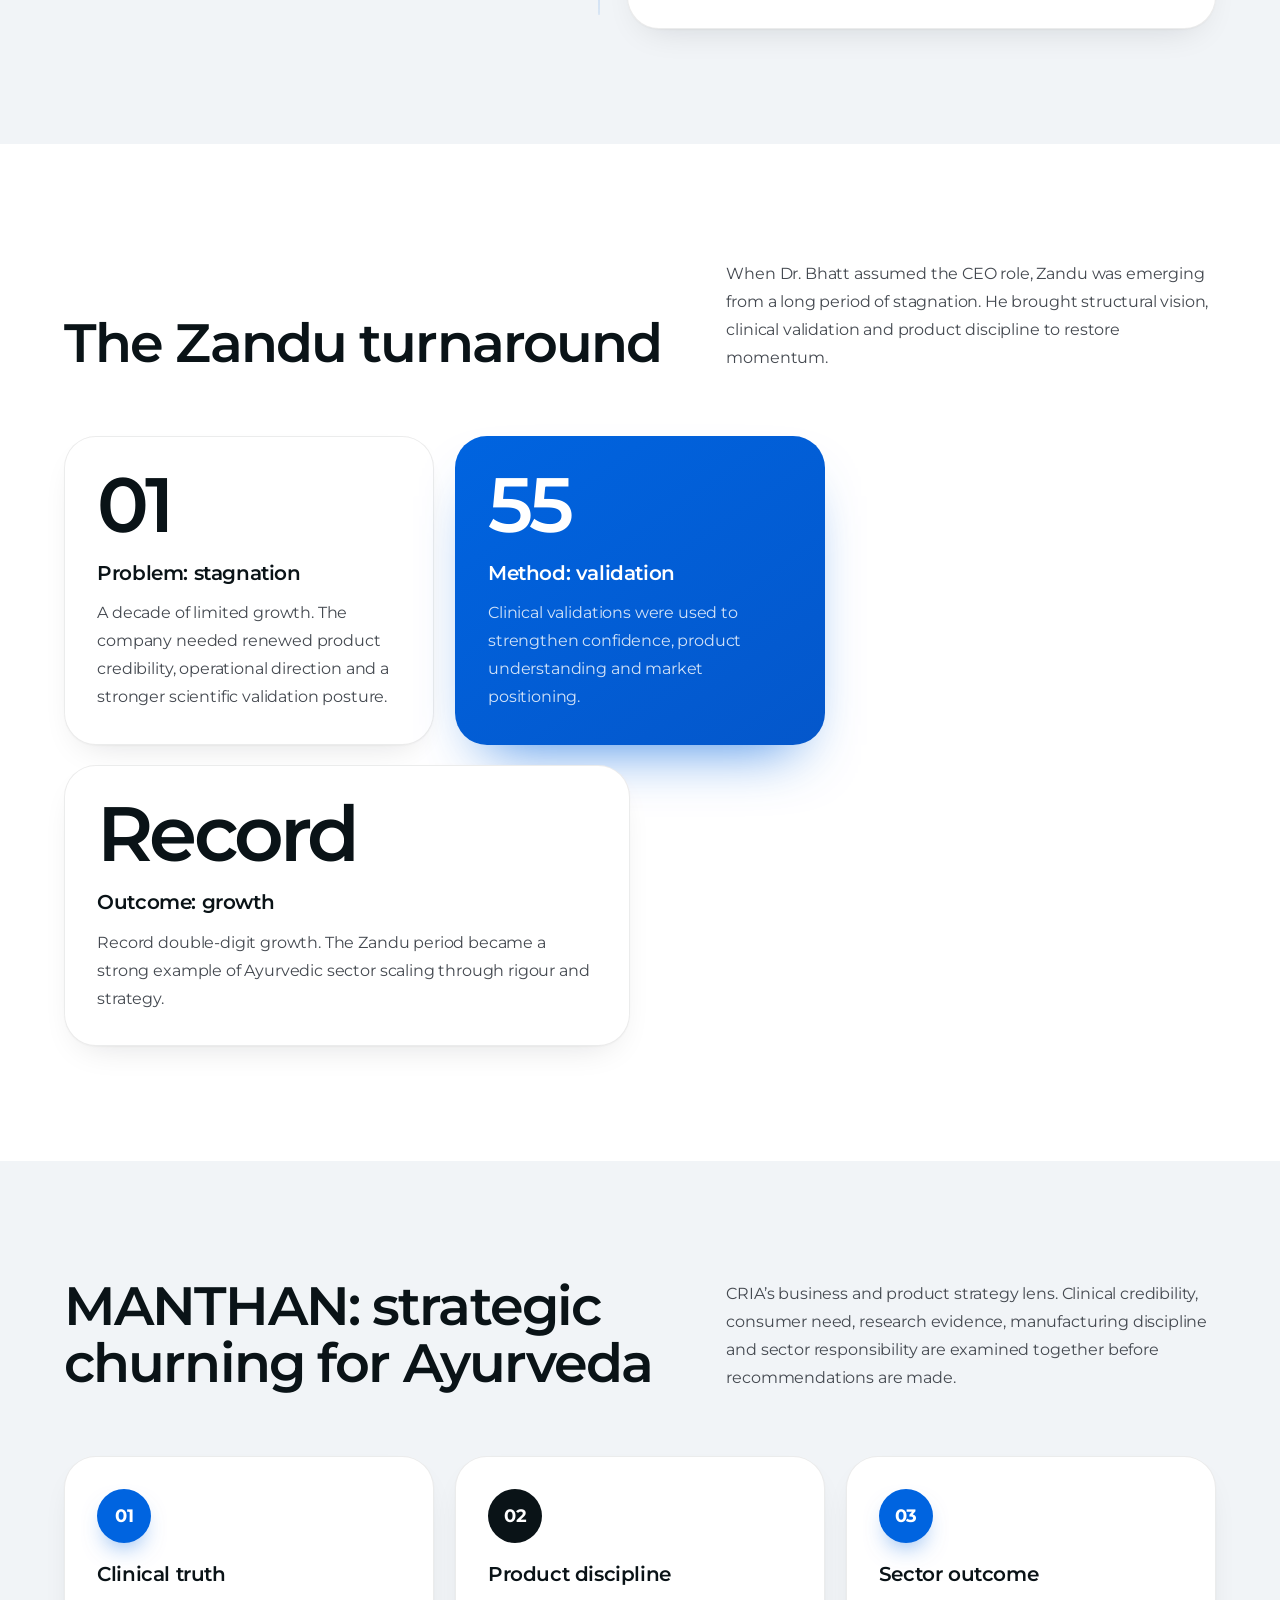
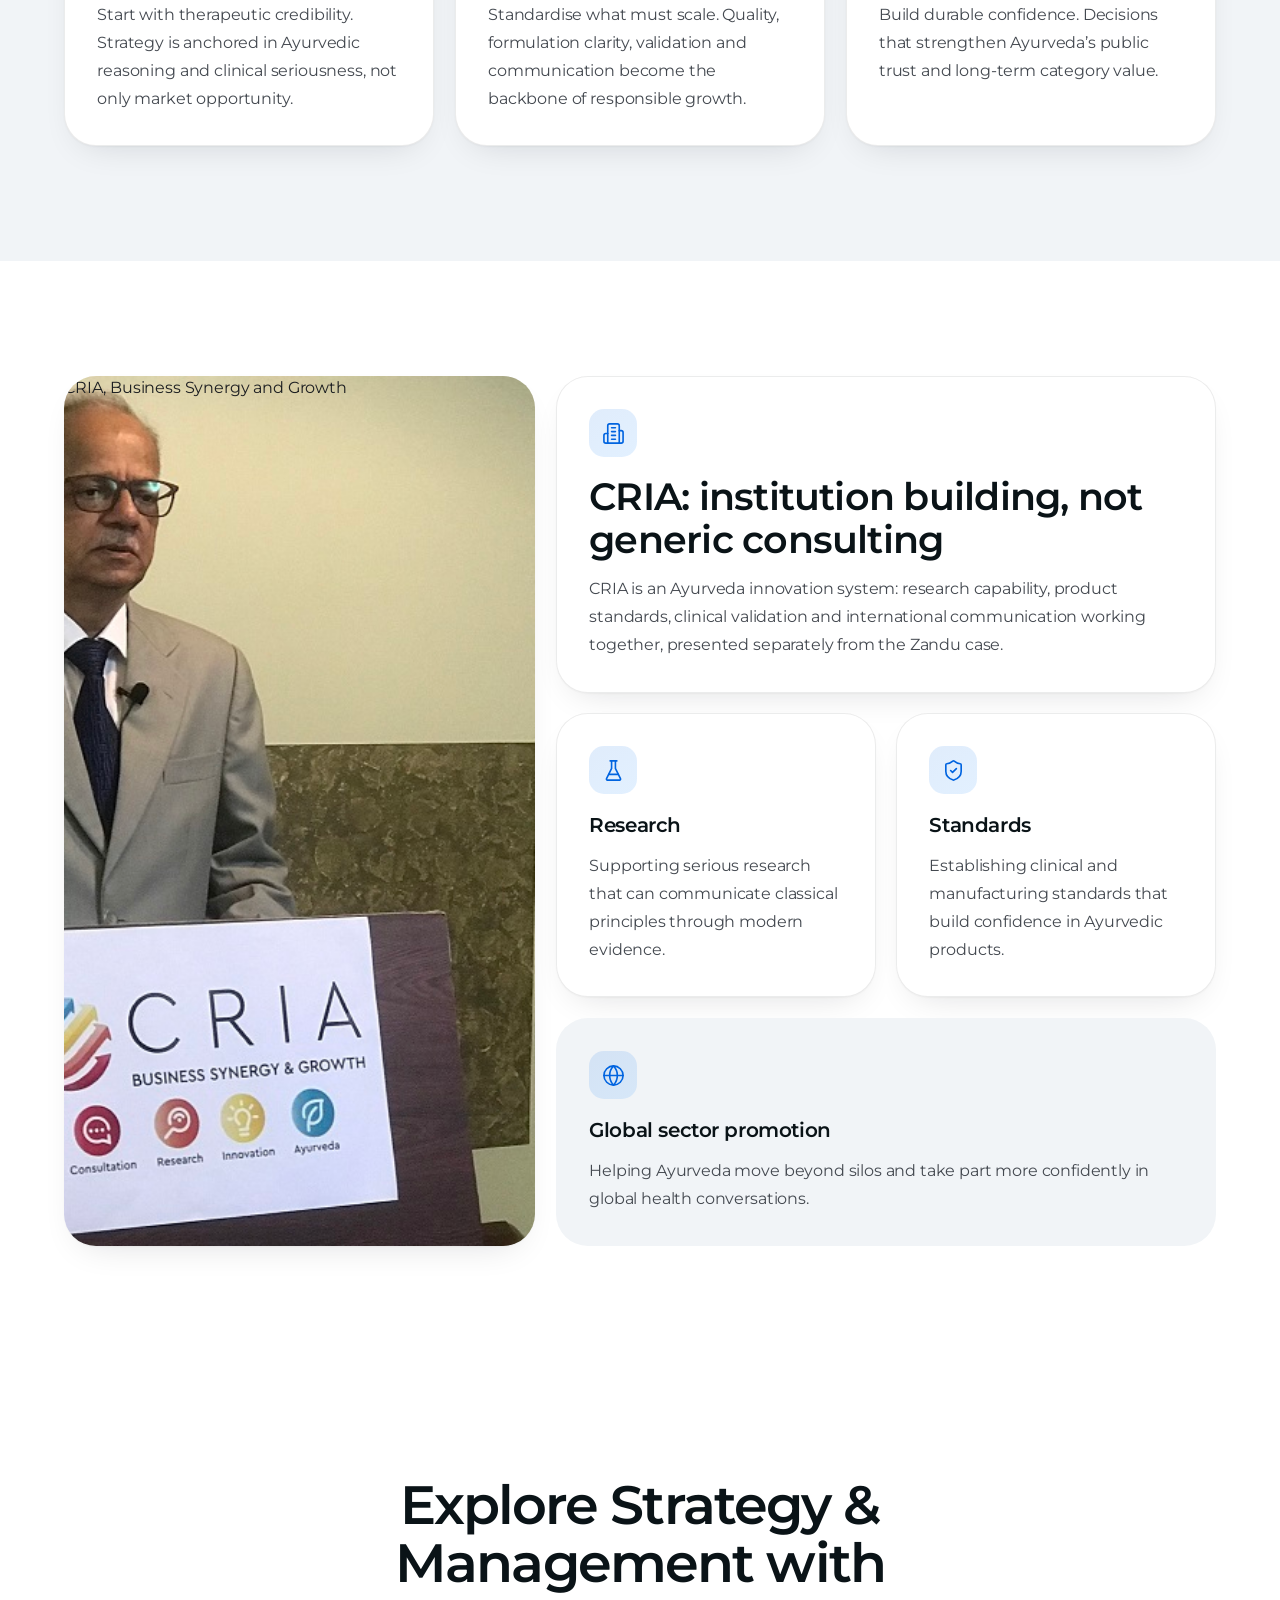
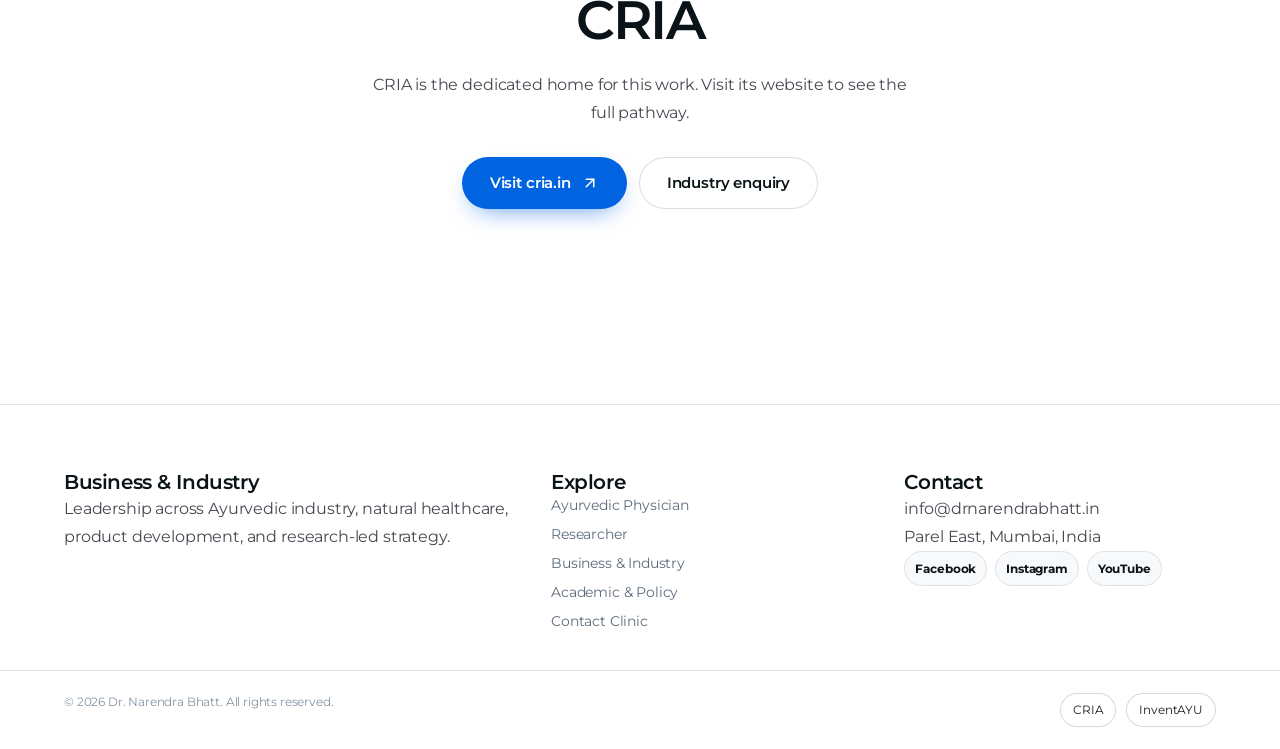
<file: industry.html>
<!doctype html>
<html lang="en">
  <head>
    <meta charset="UTF-8" />
    <meta name="viewport" content="width=device-width, initial-scale=1.0" />
    <title>Strategy &amp; Management | Dr. Narendra Bhatt</title>
    <meta name="description" content="Industry and management leadership of Dr. Narendra Bhatt across Zandu, Bio-Ved, Ajanta, Kerala Ayurveda, CRIA, product development, and strategy." />
    <link rel="preconnect" href="https://fonts.googleapis.com" />
    <link rel="preconnect" href="https://fonts.gstatic.com" crossorigin />
    <link href="https://fonts.googleapis.com/css2?family=Inter:wght@400;500;600;700;800;900&family=Montserrat:wght@400;500;600;700;800;900&display=swap" rel="stylesheet" />
    <link rel="icon" href="favicon.svg" type="image/svg+xml" />
    <link rel="stylesheet" href="nsb-system.css" />
  <link rel="stylesheet" href="nsb-premium.css?v=12" />
  </head>
  <body class="premium">
    <header class="site-header">
      <nav class="nav-container" aria-label="Primary navigation">
        <a class="logo" href="index.html">Dr. Narendra Bhatt <span>Living archive of applied Ayurveda</span></a>
        <button class="mobile-menu-btn" id="mobileMenuBtn" type="button" aria-label="Open navigation" aria-expanded="false"><span class="hamburger-line"></span><span class="hamburger-line"></span><span class="hamburger-line"></span></button>
        <ul class="nav-links" id="navLinks">
          <li><a href="index.html">Home</a></li>
          <li><a href="clinical.html">Clinical Excellence</a></li>
     <li><a href="research-hub.html">Innovation</a></li>
          <li><a class="active" href="industry.html">Strategy &amp; Management</a></li>
          <li><a href="academic-policy.html">Leadership</a></li>
          <li><a href="contact.html">Contact</a></li>
        </ul>
      </nav>
    </header>

    <main>
   <section class="hero compact">
    <div class="wrap hero-grid">
     <div class="reveal"><h1>Strategy &amp; management, <span class="grad">led by Ayurvedic logic</span></h1><p class="lead">Management shaped by Ayurvedic logic, scientific objectivity and strategic conviction, across pharma leadership, product growth, manufacturing standards and institutional innovation.</p><div class="actions"><a class="btn primary" href="https://cria.in" target="_blank" rel="noopener">Visit CRIA<svg viewBox="0 0 24 24" aria-hidden="true"><path d="M7 7h10v10"/><path d="M7 17 17 7"/></svg></a><a class="btn ghost" href="#leadership">Leadership journey</a></div></div>
     <figure class="frame wide reveal"><div class="img"><img src="NSBPhotosSelectedForWebsite/ManagementCRIA/N%2028.JPG" alt="Dr. Narendra Bhatt speaking at a business forum" style="object-position:60% center" /></div></figure>
    </div>
   </section>

   <!-- BAND 1: Corporate leadership -->
   <section class="band soft" id="leadership">
    <div class="wrap">
     <div class="tl"><div class="sticky reveal"><div><h2>Corporate leadership</h2><p style="margin-top:20px;max-width:36ch">Ayurveda strategy beyond the boardroom. Industry work driven by sector growth, product credibility and the belief that traditional medicine needs objective standards to scale.</p></div><figure class="tile photo  reveal"><img src="NSBPhotosSelectedForWebsite/ManagementCRIA/N%2010.jpg" alt="Dr. Narendra Bhatt in a formal portrait" loading="lazy" /></figure></div><div class="tl-list"><article class="tl-item reveal"><div class="tile"><span class="badge">1982 to 1987</span><h3>Ranbaxy and P&amp;G</h3><p>Advisory exposure across healthcare and consumer organisations, bringing Ayurveda into structured product and market conversations.</p></div></article><article class="tl-item reveal"><div class="tile"><span class="badge">1993 to 1997</span><h3>Ajanta Pharma</h3><p>Vice President role supporting formulation thinking, product discipline and modernisation pathways.</p></div></article><article class="tl-item reveal"><div class="tile"><span class="badge">2003 to 2007</span><h3>Zandu Pharmaceuticals</h3><p>CEO during a growth phase shaped by clinical validation, portfolio confidence and renewed organisational direction.</p></div></article><article class="tl-item reveal"><div class="tile"><span class="badge">2007 to 2008</span><h3>Kerala Ayurved Ltd</h3><p>Senior consulting for modernisation, category clarity and wider market reach of traditional formulations.</p></div></article></div></div>
    </div>
   </section>

   <!-- BAND 2: Zandu case study -->
   <section class="band ">
    <div class="wrap">
     <div class="head reveal"><h2>The Zandu turnaround</h2><p>When Dr. Bhatt assumed the CEO role, Zandu was emerging from a long period of stagnation. He brought structural vision, clinical validation and product discipline to restore momentum.</p></div>
     <div class="grid6">
      <article class="tile rich c2 reveal"><div class="top"><span class="stat-n">01</span><h3>Problem: stagnation</h3></div><p>A decade of limited growth. The company needed renewed product credibility, operational direction and a stronger scientific validation posture.</p></article>
      <article class="tile rich c2 blue reveal"><div class="top"><span class="stat-n">55</span><h3>Method: validation</h3></div><p>Clinical validations were used to strengthen confidence, product understanding and market positioning.</p></article>
      <article class="tile rich c2 reveal"><div class="top"><span class="stat-n">Record</span><h3>Outcome: growth</h3></div><p>Record double-digit growth. The Zandu period became a strong example of Ayurvedic sector scaling through rigour and strategy.</p></article>
     </div>
    </div>
   </section>

   <!-- BAND 3: MANTHAN -->
   <section class="band soft">
    <div class="wrap">
     <div class="head reveal"><h2>MANTHAN: strategic churning for Ayurveda</h2><p>CRIA&rsquo;s business and product strategy lens. Clinical credibility, consumer need, research evidence, manufacturing discipline and sector responsibility are examined together before recommendations are made.</p></div>
     <div class="stepper">
      <article class="tile step s1 reveal"><span class="num">01</span><h3>Clinical truth</h3><p>Start with therapeutic credibility. Strategy is anchored in Ayurvedic reasoning and clinical seriousness, not only market opportunity.</p></article>
      <article class="tile step s2 reveal"><span class="num">02</span><h3>Product discipline</h3><p>Standardise what must scale. Quality, formulation clarity, validation and communication become the backbone of responsible growth.</p></article>
      <article class="tile step s1 reveal"><span class="num">03</span><h3>Sector outcome</h3><p>Build durable confidence. Decisions that strengthen Ayurveda&rsquo;s public trust and long-term category value.</p></article>
     </div>
    </div>
   </section>

   <!-- BAND 4: CRIA -->
   <section class="band ">
    <div class="wrap">
     <div class="split">
      <figure class="tile photo tall reveal"><img src="NSBPhotosSelectedForWebsite/ManagementCRIA/N%2025.JPG" alt="Dr. Narendra Bhatt at a CRIA event" loading="lazy" /><figcaption>CRIA, Business Synergy and Growth</figcaption></figure>
      <div class="col auto"><article class="tile big reveal"><span class="ico"><svg viewBox="0 0 24 24" aria-hidden="true"><path d="M6 22V4a2 2 0 0 1 2-2h8a2 2 0 0 1 2 2v18Z"/><path d="M6 12H4a2 2 0 0 0-2 2v6a2 2 0 0 0 2 2h2"/><path d="M18 9h2a2 2 0 0 1 2 2v9a2 2 0 0 1-2 2h-2"/><path d="M10 6h4"/><path d="M10 10h4"/><path d="M10 14h4"/><path d="M10 18h4"/></svg></span><h3>CRIA: institution building, not generic consulting</h3><p>CRIA is an Ayurveda innovation system: research capability, product standards, clinical validation and international communication working together, presented separately from the Zandu case.</p></article><div class="pair"><article class="tile rich  reveal"><div class="top"><span class="ico"><svg viewBox="0 0 24 24" aria-hidden="true"><path d="M10 2v7.527a2 2 0 0 1-.211.896L4.72 20.55a1 1 0 0 0 .9 1.45h12.76a1 1 0 0 0 .9-1.45l-5.069-10.127A2 2 0 0 1 14 9.527V2"/><path d="M8.5 2h7"/><path d="M7 16h10"/></svg></span><h3>Research</h3></div><p>Supporting serious research that can communicate classical principles through modern evidence.</p></article><article class="tile rich  reveal"><div class="top"><span class="ico"><svg viewBox="0 0 24 24" aria-hidden="true"><path d="M20 13c0 5-3.5 7.5-7.66 8.95a1 1 0 0 1-.67-.01C7.5 20.5 4 18 4 13V6a1 1 0 0 1 1-1c2 0 4.5-1.2 6.24-2.72a1.17 1.17 0 0 1 1.52 0C14.51 3.81 17 5 19 5a1 1 0 0 1 1 1z"/><path d="m9 12 2 2 4-4"/></svg></span><h3>Standards</h3></div><p>Establishing clinical and manufacturing standards that build confidence in Ayurvedic products.</p></article></div><article class="tile flat reveal"><span class="ico"><svg viewBox="0 0 24 24" aria-hidden="true"><circle cx="12" cy="12" r="10"/><path d="M12 2a14.5 14.5 0 0 0 0 20 14.5 14.5 0 0 0 0-20"/><path d="M2 12h20"/></svg></span><h3>Global sector promotion</h3><p>Helping Ayurveda move beyond silos and take part more confidently in global health conversations.</p></article></div>
     </div>
    </div>
   </section>

   <section class="band">
    <div class="wrap"><div class="closing reveal"><h2>Explore Strategy &amp; Management with CRIA</h2><p>CRIA is the dedicated home for this work. Visit its website to see the full pathway.</p><div class="actions"><a class="btn primary" href="https://cria.in" target="_blank" rel="noopener">Visit cria.in<svg viewBox="0 0 24 24" aria-hidden="true"><path d="M7 7h10v10"/><path d="M7 17 17 7"/></svg></a><a class="btn ghost" href="contact.html">Industry enquiry</a></div></div></div>
   </section>
  </main>

    <a class="floating-cta" href="contact.html" aria-label="Contact Dr. Narendra Bhatt">&rarr;</a>
    <footer class="site-footer">
      <div class="footer-grid">
        <div class="footer-col"><h3>Business &amp; Industry</h3><p>Leadership across Ayurvedic industry, natural healthcare, product development, and research-led strategy.</p></div>
        <div class="footer-col"><h3>Explore</h3><ul class="footer-links"><li><a href="clinical.html">Ayurvedic Physician</a></li><li><a href="research-hub.html">Researcher</a></li><li><a href="industry.html">Business &amp; Industry</a></li><li><a href="academic-policy.html">Academic &amp; Policy</a></li><li><a href="contact.html">Contact Clinic</a></li></ul></div>
        <div class="footer-col"><h3>Contact</h3><p>info@drnarendrabhatt.in</p><p>Parel East, Mumbai, India</p><p class="footer-social"><span>Facebook</span><span>Instagram</span><span>YouTube</span></p></div>
      </div>
      <div class="footer-bottom"><span>&copy; 2026 Dr. Narendra Bhatt. All rights reserved.</span><span class="ecosystem-links"><a href="https://cria.in" target="_blank" rel="noopener">CRIA</a><a href="https://inventayu.com" target="_blank" rel="noopener">InventAYU</a></span></div>
    </footer>
    <script src="nsb-system.js"></script>
  <script src="nsb-premium.js?v=12" defer></script>
  </body>
</html>
</file>
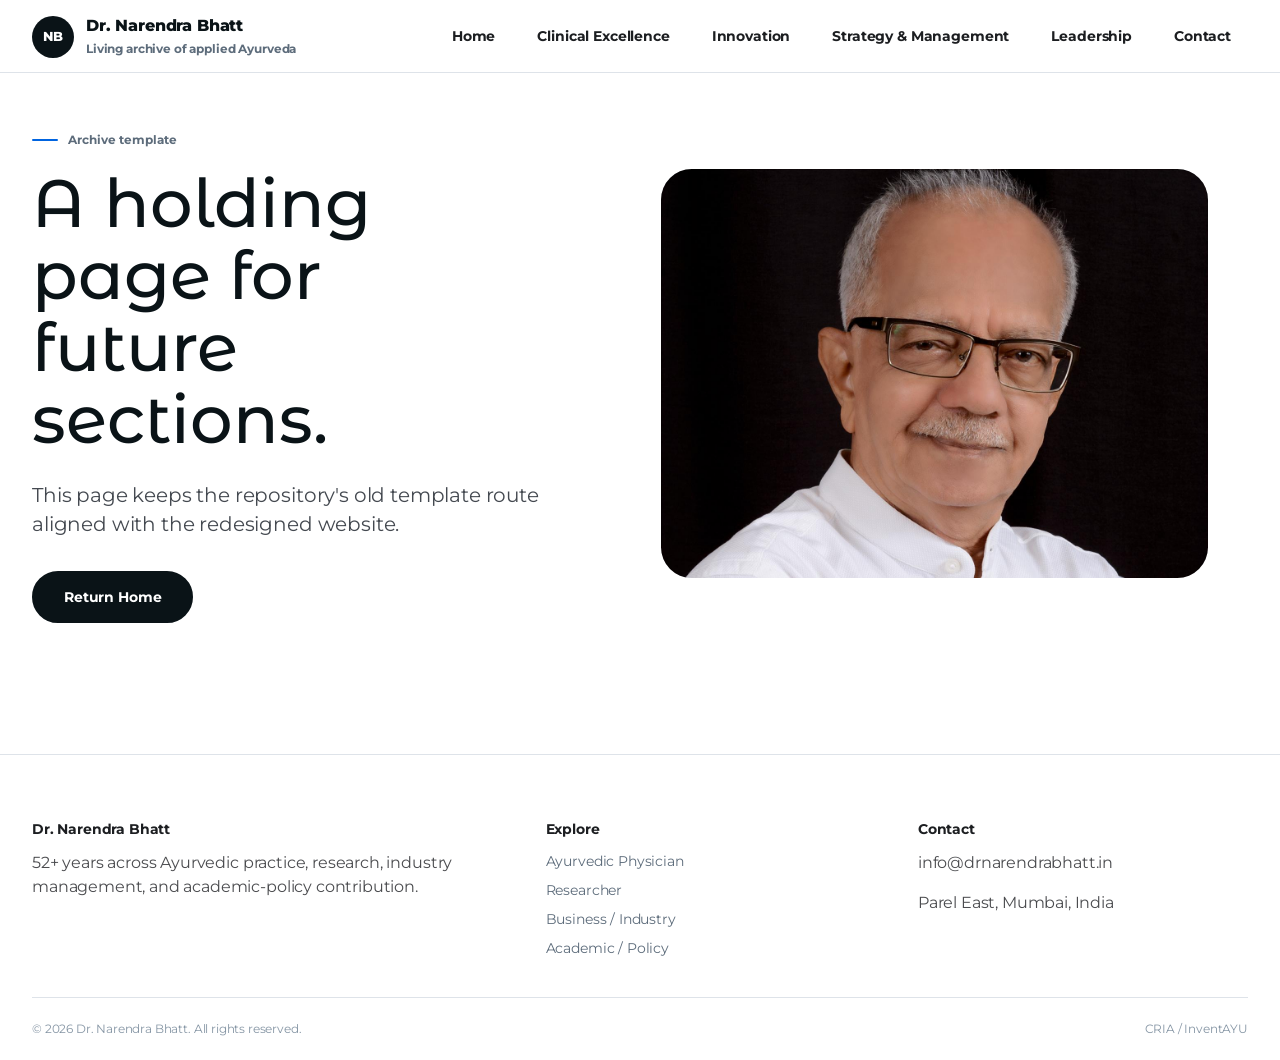
<file: layout.html>
<!doctype html>
<html lang="en">
  <head>
    <meta charset="UTF-8" />
    <meta name="viewport" content="width=device-width, initial-scale=1.0" />
    <title>Archive Template | Dr. Narendra Bhatt</title>
    <meta name="description" content="Reusable archive page template for Dr. Narendra Bhatt's website." />
    <link rel="preconnect" href="https://fonts.googleapis.com" />
    <link rel="preconnect" href="https://fonts.gstatic.com" crossorigin />
    <link href="https://fonts.googleapis.com/css2?family=Inter:wght@400;500;600;700;800;900&family=Montserrat:wght@400;500;600;700;800;900&display=swap" rel="stylesheet" />
    <link rel="icon" href="favicon.svg" type="image/svg+xml" />
    <link rel="stylesheet" href="nsb-system.css" />
  </head>
  <body>
    <header class="site-header"><nav class="nav-container" aria-label="Primary navigation"><a class="logo" href="index.html">Dr. Narendra Bhatt <span>Living archive of applied Ayurveda</span></a><button class="mobile-menu-btn" id="mobileMenuBtn" type="button" aria-label="Open navigation" aria-expanded="false"><span class="hamburger-line"></span><span class="hamburger-line"></span><span class="hamburger-line"></span></button><ul class="nav-links" id="navLinks"><li><a href="index.html">Home</a></li><li><a href="clinical.html">Clinical Excellence</a></li>
     <li><a href="research-hub.html">Innovation</a></li><li><a href="industry.html">Strategy &amp; Management</a></li><li><a href="academic-policy.html">Leadership</a></li><li><a href="contact.html">Contact</a></li></ul></nav></header>
    <main>
      <section class="page-hero">
        <div class="hero-inner">
          <div class="reveal">
            <span class="eyebrow">Archive template</span>
            <h1 class="page-title">A holding page for future sections.</h1>
            <p class="lead">This page keeps the repository's old template route aligned with the redesigned website.</p>
            <div class="hero-actions"><a class="button primary" href="index.html">Return Home</a></div>
          </div>
          <figure class="portrait-stack reveal"><img src="NSBPhotosSelectedForWebsite/DrNarendraBhattForAnnasahebPatwardhanPuraskar2025.JPG" alt="Dr. Narendra Bhatt portrait" /></figure>
        </div>
      </section>
    </main>
    <footer class="site-footer"><div class="footer-grid"><div class="footer-col"><h3>Dr. Narendra Bhatt</h3><p>52+ years across Ayurvedic practice, research, industry management, and academic-policy contribution.</p></div><div class="footer-col"><h3>Explore</h3><ul class="footer-links"><li><a href="clinical.html">Ayurvedic Physician</a></li><li><a href="research-hub.html">Researcher</a></li><li><a href="industry.html">Business / Industry</a></li><li><a href="academic-policy.html">Academic / Policy</a></li></ul></div><div class="footer-col"><h3>Contact</h3><p>info@drnarendrabhatt.in</p><p>Parel East, Mumbai, India</p></div></div><div class="footer-bottom"><span>&copy; 2026 Dr. Narendra Bhatt. All rights reserved.</span><span>CRIA / InventAYU</span></div></footer>
    <script src="nsb-system.js"></script>
  </body>
</html>
</file>
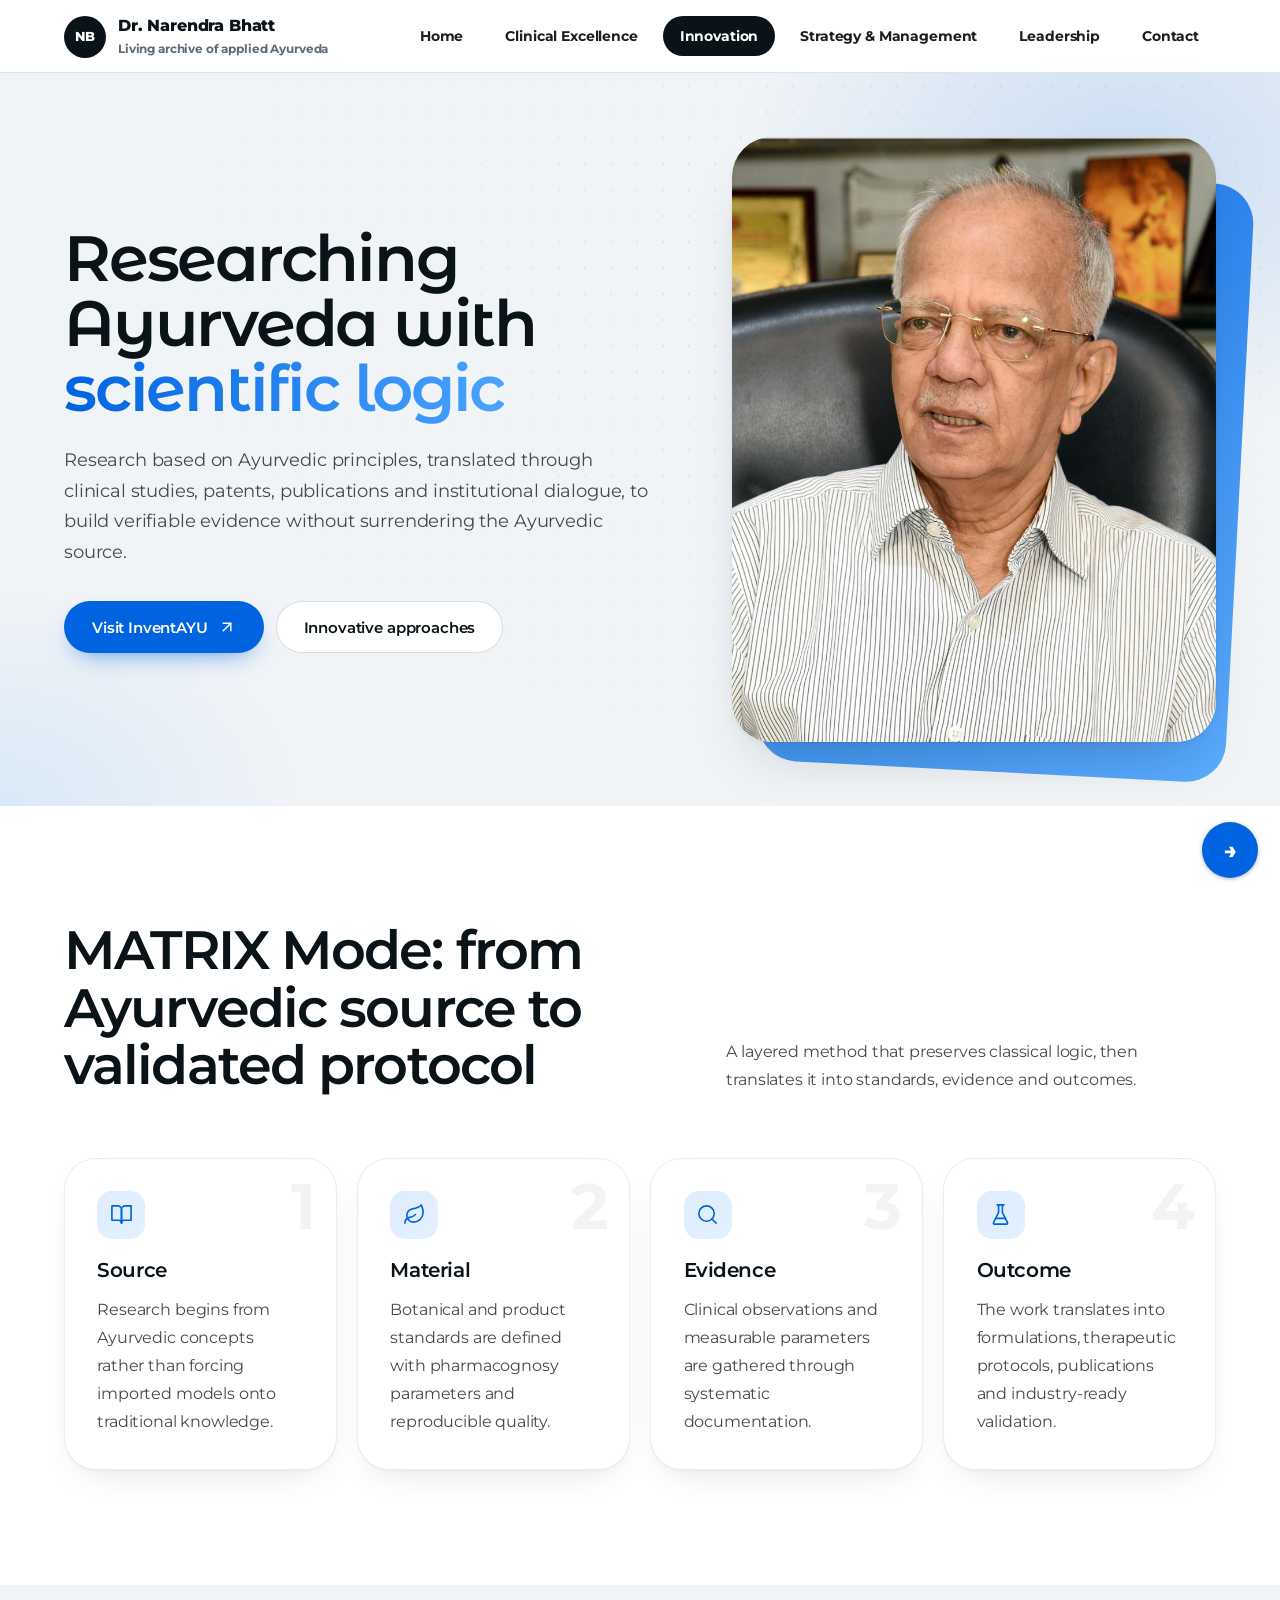
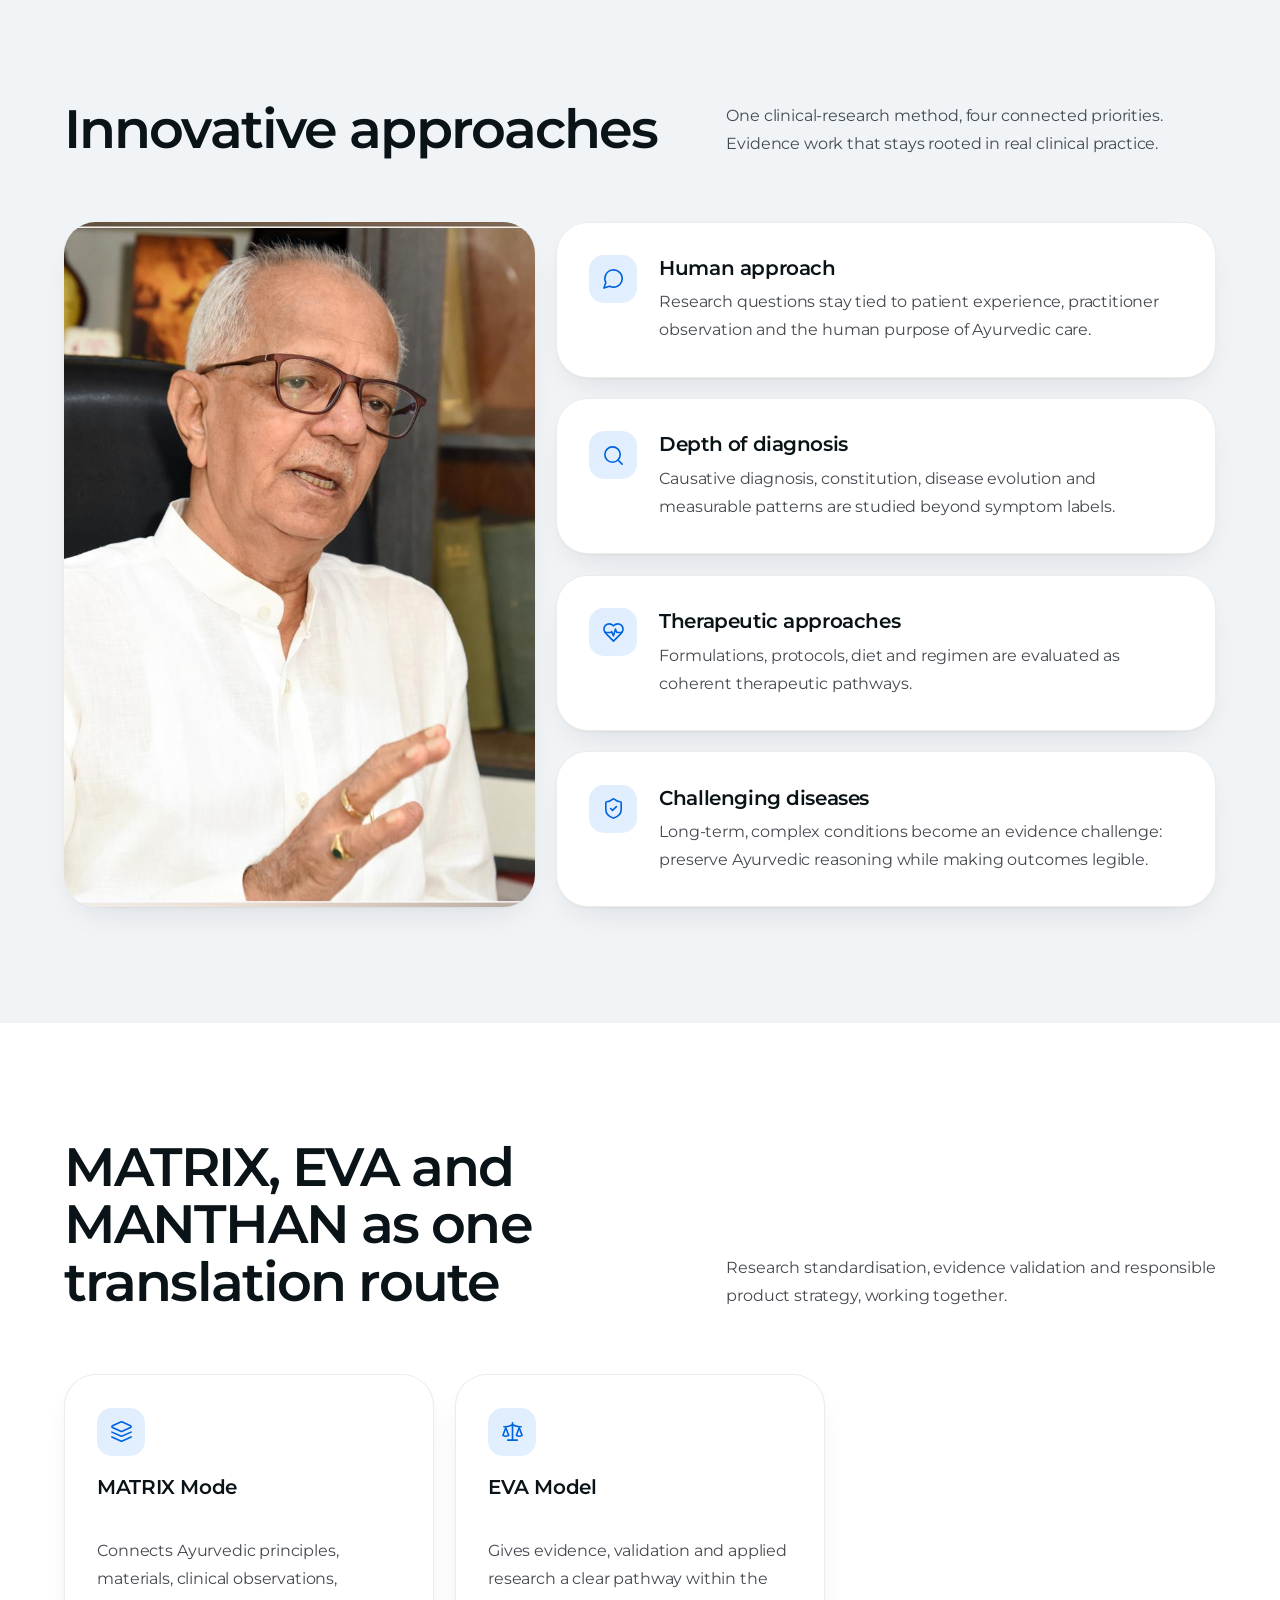
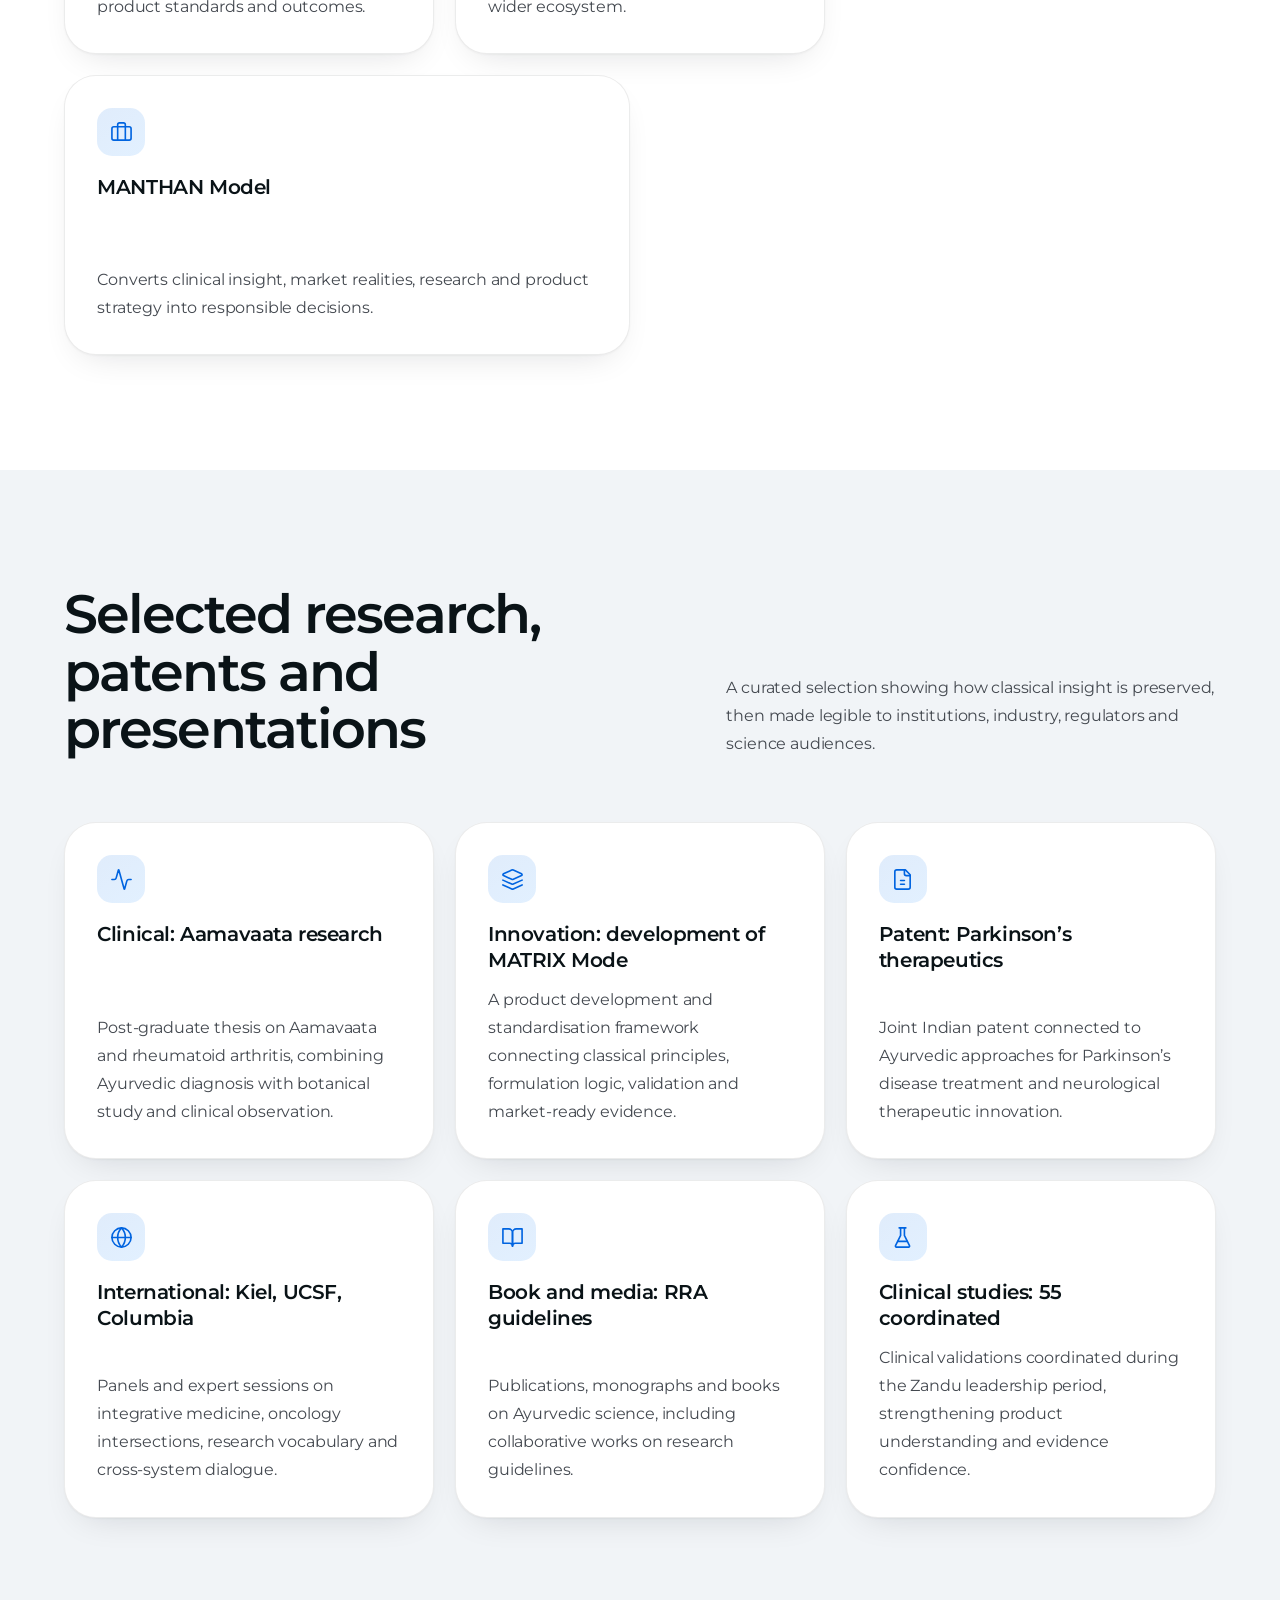
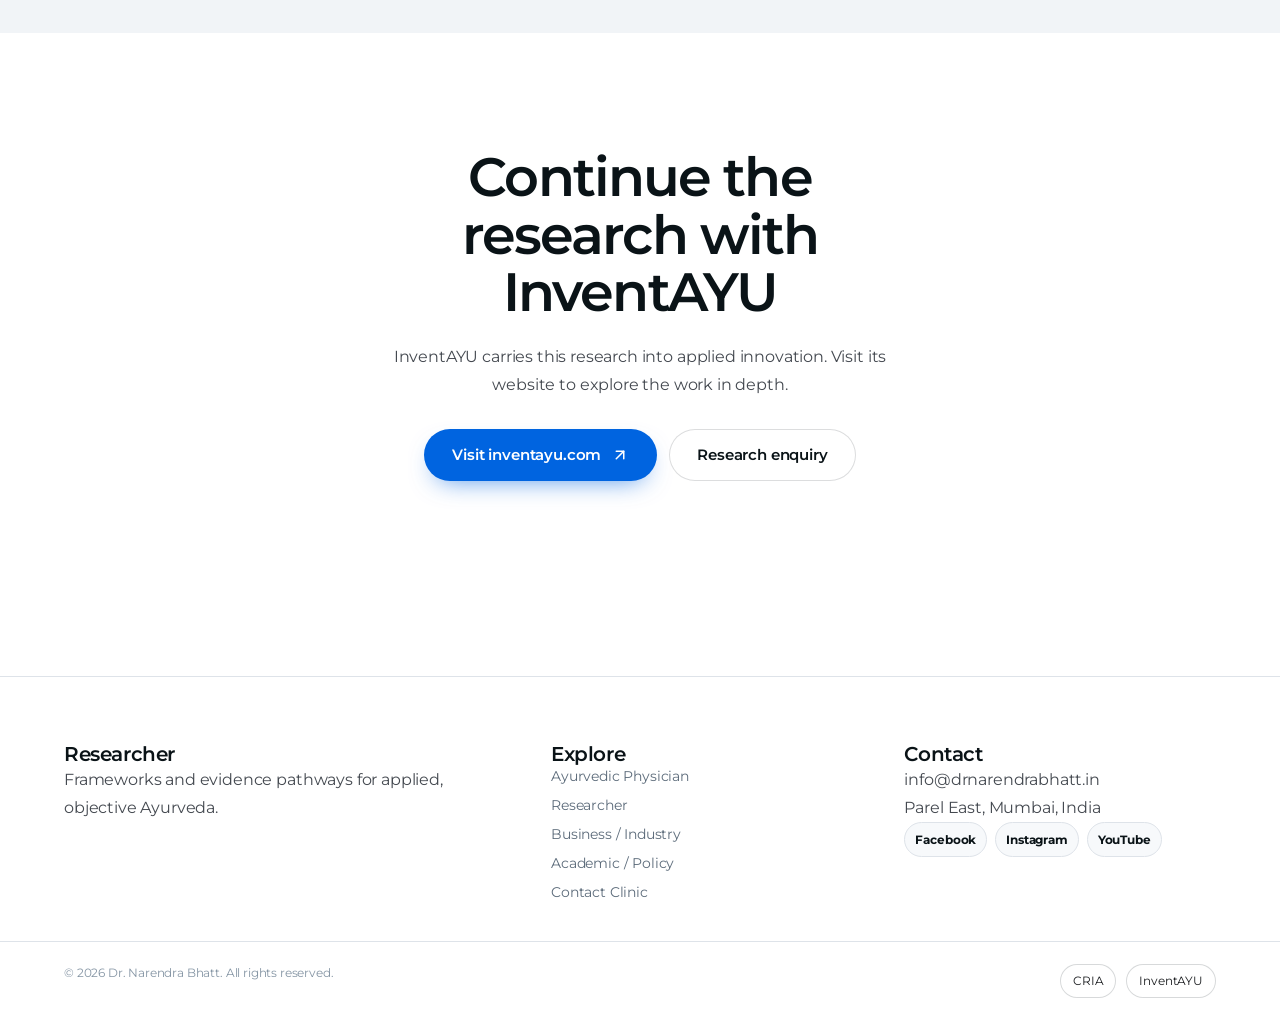
<file: research-hub.html>
<!doctype html>
<html lang="en">
 <head>
  <meta charset="UTF-8" />
  <meta name="viewport" content="width=device-width, initial-scale=1.0" />
  <title>Innovation | Dr. Narendra Bhatt</title>
  <meta name="description" content="Research work of Dr. Narendra Bhatt: MATRIX Mode, EVA Model, MANTHAN Model, 86+ publications, standardization, patents, and scientific validation." />
  <link rel="preconnect" href="https://fonts.googleapis.com" />
  <link rel="preconnect" href="https://fonts.gstatic.com" crossorigin />
  <link href="https://fonts.googleapis.com/css2?family=Inter:wght@400;500;600;700;800;900&family=Montserrat:wght@400;500;600;700;800;900&display=swap" rel="stylesheet" />
  <link rel="icon" href="favicon.svg" type="image/svg+xml" />
  <link rel="stylesheet" href="nsb-system.css" />
  <link rel="stylesheet" href="nsb-premium.css?v=12" />
 </head>
 <body class="premium">
  <header class="site-header">
   <nav class="nav-container" aria-label="Primary navigation">
    <a class="logo" href="index.html">Dr. Narendra Bhatt <span>Living archive of applied Ayurveda</span></a>
    <button class="mobile-menu-btn" id="mobileMenuBtn" type="button" aria-label="Open navigation" aria-expanded="false"><span class="hamburger-line"></span><span class="hamburger-line"></span><span class="hamburger-line"></span></button>
    <ul class="nav-links" id="navLinks">
     <li><a href="index.html">Home</a></li>
     <li><a href="clinical.html">Clinical Excellence</a></li>
     <li><a class="active" href="research-hub.html">Innovation</a></li>
     <li><a href="industry.html">Strategy &amp; Management</a></li>
     <li><a href="academic-policy.html">Leadership</a></li>
     <li><a href="contact.html">Contact</a></li>
    </ul>
   </nav>
  </header>

  <main>
   <section class="hero compact">
    <div class="wrap hero-grid">
     <div class="reveal"><h1>Researching Ayurveda with <span class="grad">scientific logic</span></h1><p class="lead">Research based on Ayurvedic principles, translated through clinical studies, patents, publications and institutional dialogue, to build verifiable evidence without surrendering the Ayurvedic source.</p><div class="actions"><a class="btn primary" href="https://inventayu.com" target="_blank" rel="noopener">Visit InventAYU<svg viewBox="0 0 24 24" aria-hidden="true"><path d="M7 7h10v10"/><path d="M7 17 17 7"/></svg></a><a class="btn ghost" href="#approaches">Innovative approaches</a></div></div>
     <figure class="frame reveal"><div class="img"><img src="NSBPhotosSelectedForWebsite/Research/MMP_7337%20copy.jpg" alt="Dr. Narendra Bhatt research portrait" /></div></figure>
    </div>
   </section>

   <!-- BAND 1: MATRIX Mode -->
   <section class="band ">
    <div class="wrap">
     <div class="head reveal"><h2>MATRIX Mode: from Ayurvedic source to validated protocol</h2><p>A layered method that preserves classical logic, then translates it into standards, evidence and outcomes.</p></div>
     <div class="grid4">
      <article class="tile rich  reveal"><span class="idx">1</span><div class="top"><span class="ico"><svg viewBox="0 0 24 24" aria-hidden="true"><path d="M2 3h6a4 4 0 0 1 4 4v14a3 3 0 0 0-3-3H2z"/><path d="M22 3h-6a4 4 0 0 0-4 4v14a3 3 0 0 1 3-3h7z"/></svg></span><h3>Source</h3></div><p>Research begins from Ayurvedic concepts rather than forcing imported models onto traditional knowledge.</p></article>
      <article class="tile rich  reveal"><span class="idx">2</span><div class="top"><span class="ico"><svg viewBox="0 0 24 24" aria-hidden="true"><path d="M11 20A7 7 0 0 1 9.8 6.1C15.5 5 17 4.48 19 2c1 2 2 4.18 2 8 0 5.5-4.78 10-10 10Z"/><path d="M2 21c0-3 1.85-5.36 5.08-6C9.5 14.52 12 13 13 12"/></svg></span><h3>Material</h3></div><p>Botanical and product standards are defined with pharmacognosy parameters and reproducible quality.</p></article>
      <article class="tile rich  reveal"><span class="idx">3</span><div class="top"><span class="ico"><svg viewBox="0 0 24 24" aria-hidden="true"><circle cx="11" cy="11" r="8"/><path d="m21 21-4.3-4.3"/></svg></span><h3>Evidence</h3></div><p>Clinical observations and measurable parameters are gathered through systematic documentation.</p></article>
      <article class="tile rich  reveal"><span class="idx">4</span><div class="top"><span class="ico"><svg viewBox="0 0 24 24" aria-hidden="true"><path d="M10 2v7.527a2 2 0 0 1-.211.896L4.72 20.55a1 1 0 0 0 .9 1.45h12.76a1 1 0 0 0 .9-1.45l-5.069-10.127A2 2 0 0 1 14 9.527V2"/><path d="M8.5 2h7"/><path d="M7 16h10"/></svg></span><h3>Outcome</h3></div><p>The work translates into formulations, therapeutic protocols, publications and industry-ready validation.</p></article>
     </div>
    </div>
   </section>

   <!-- BAND 2: Innovative approaches -->
   <section class="band soft">
    <div class="wrap">
     <div class="head reveal"><h2>Innovative approaches</h2><p>One clinical-research method, four connected priorities. Evidence work that stays rooted in real clinical practice.</p></div>
     <div class="split" id="approaches">
      <figure class="tile photo tall reveal"><img src="NSBPhotosSelectedForWebsite/Research/MMP_7378%20copy.jpg" alt="Dr. Narendra Bhatt explaining a point" loading="lazy" /></figure>
      <div class="col"><article class="tile row-tile reveal"><span class="ico"><svg viewBox="0 0 24 24" aria-hidden="true"><path d="M7.9 20A9 9 0 1 0 4 16.1L2 22Z"/></svg></span><div><h3 style="margin:0">Human approach</h3><p>Research questions stay tied to patient experience, practitioner observation and the human purpose of Ayurvedic care.</p></div></article><article class="tile row-tile reveal"><span class="ico"><svg viewBox="0 0 24 24" aria-hidden="true"><circle cx="11" cy="11" r="8"/><path d="m21 21-4.3-4.3"/></svg></span><div><h3 style="margin:0">Depth of diagnosis</h3><p>Causative diagnosis, constitution, disease evolution and measurable patterns are studied beyond symptom labels.</p></div></article><article class="tile row-tile reveal"><span class="ico"><svg viewBox="0 0 24 24" aria-hidden="true"><path d="M19 14c1.49-1.46 3-3.21 3-5.5A5.5 5.5 0 0 0 16.5 3c-1.76 0-3 .5-4.5 2-1.5-1.5-2.74-2-4.5-2A5.5 5.5 0 0 0 2 8.5c0 2.3 1.5 4.05 3 5.5l7 7Z"/><path d="M3.22 12H9.5l.5-1 2 4.5 2-7 1.5 3.5h5.27"/></svg></span><div><h3 style="margin:0">Therapeutic approaches</h3><p>Formulations, protocols, diet and regimen are evaluated as coherent therapeutic pathways.</p></div></article><article class="tile row-tile reveal"><span class="ico"><svg viewBox="0 0 24 24" aria-hidden="true"><path d="M20 13c0 5-3.5 7.5-7.66 8.95a1 1 0 0 1-.67-.01C7.5 20.5 4 18 4 13V6a1 1 0 0 1 1-1c2 0 4.5-1.2 6.24-2.72a1.17 1.17 0 0 1 1.52 0C14.51 3.81 17 5 19 5a1 1 0 0 1 1 1z"/><path d="m9 12 2 2 4-4"/></svg></span><div><h3 style="margin:0">Challenging diseases</h3><p>Long-term, complex conditions become an evidence challenge: preserve Ayurvedic reasoning while making outcomes legible.</p></div></article></div>
     </div>
    </div>
   </section>

   <!-- BAND 3: Models -->
   <section class="band ">
    <div class="wrap">
     <div class="head reveal"><h2>MATRIX, EVA and MANTHAN as one translation route</h2><p>Research standardisation, evidence validation and responsible product strategy, working together.</p></div>
     <div class="grid6">
      <article class="tile rich c2 reveal"><div class="top"><span class="ico"><svg viewBox="0 0 24 24" aria-hidden="true"><path d="m12.83 2.18a2 2 0 0 0-1.66 0L2.6 6.08a1 1 0 0 0 0 1.83l8.58 3.91a2 2 0 0 0 1.66 0l8.58-3.9a1 1 0 0 0 0-1.83Z"/><path d="m22 17.65-9.17 4.16a2 2 0 0 1-1.66 0L2 17.65"/><path d="m22 12.65-9.17 4.16a2 2 0 0 1-1.66 0L2 12.65"/></svg></span><h3>MATRIX Mode</h3></div><p>Connects Ayurvedic principles, materials, clinical observations, product standards and outcomes.</p></article>
      <article class="tile rich c2 reveal"><div class="top"><span class="ico"><svg viewBox="0 0 24 24" aria-hidden="true"><path d="m16 16 3-8 3 8c-.87.65-1.92 1-3 1s-2.13-.35-3-1Z"/><path d="m2 16 3-8 3 8c-.87.65-1.92 1-3 1s-2.13-.35-3-1Z"/><path d="M7 21h10"/><path d="M12 3v18"/><path d="M3 7h2c2 0 5-1 7-2 2 1 5 2 7 2h2"/></svg></span><h3>EVA Model</h3></div><p>Gives evidence, validation and applied research a clear pathway within the wider ecosystem.</p></article>
      <article class="tile rich c2 reveal"><div class="top"><span class="ico"><svg viewBox="0 0 24 24" aria-hidden="true"><path d="M16 20V4a2 2 0 0 0-2-2h-4a2 2 0 0 0-2 2v16"/><rect width="20" height="14" x="2" y="6" rx="2"/></svg></span><h3>MANTHAN Model</h3></div><p>Converts clinical insight, market realities, research and product strategy into responsible decisions.</p></article>
     </div>
    </div>
   </section>

   <!-- BAND 4: Publication archive -->
   <section class="band soft">
    <div class="wrap">
     <div class="head reveal"><h2>Selected research, patents and presentations</h2><p>A curated selection showing how classical insight is preserved, then made legible to institutions, industry, regulators and science audiences.</p></div>
     <div class="grid6">
      <article class="tile rich c2 reveal"><div class="top"><span class="ico"><svg viewBox="0 0 24 24" aria-hidden="true"><path d="M22 12h-2.48a2 2 0 0 0-1.93 1.46l-2.35 8.36a.25.25 0 0 1-.48 0L9.24 2.18a.25.25 0 0 0-.48 0l-2.35 8.36A2 2 0 0 1 4.49 12H2"/></svg></span><h3>Clinical: Aamavaata research</h3></div><p>Post-graduate thesis on Aamavaata and rheumatoid arthritis, combining Ayurvedic diagnosis with botanical study and clinical observation.</p></article>
      <article class="tile rich c2 reveal"><div class="top"><span class="ico"><svg viewBox="0 0 24 24" aria-hidden="true"><path d="m12.83 2.18a2 2 0 0 0-1.66 0L2.6 6.08a1 1 0 0 0 0 1.83l8.58 3.91a2 2 0 0 0 1.66 0l8.58-3.9a1 1 0 0 0 0-1.83Z"/><path d="m22 17.65-9.17 4.16a2 2 0 0 1-1.66 0L2 17.65"/><path d="m22 12.65-9.17 4.16a2 2 0 0 1-1.66 0L2 12.65"/></svg></span><h3>Innovation: development of MATRIX Mode</h3></div><p>A product development and standardisation framework connecting classical principles, formulation logic, validation and market-ready evidence.</p></article>
      <article class="tile rich c2 reveal"><div class="top"><span class="ico"><svg viewBox="0 0 24 24" aria-hidden="true"><path d="M15 2H6a2 2 0 0 0-2 2v16a2 2 0 0 0 2 2h12a2 2 0 0 0 2-2V7z"/><path d="M14 2v4a2 2 0 0 0 2 2h4"/><path d="M10 13h4"/><path d="M10 17h4"/></svg></span><h3>Patent: Parkinson&rsquo;s therapeutics</h3></div><p>Joint Indian patent connected to Ayurvedic approaches for Parkinson&rsquo;s disease treatment and neurological therapeutic innovation.</p></article>
      <article class="tile rich c2 reveal"><div class="top"><span class="ico"><svg viewBox="0 0 24 24" aria-hidden="true"><circle cx="12" cy="12" r="10"/><path d="M12 2a14.5 14.5 0 0 0 0 20 14.5 14.5 0 0 0 0-20"/><path d="M2 12h20"/></svg></span><h3>International: Kiel, UCSF, Columbia</h3></div><p>Panels and expert sessions on integrative medicine, oncology intersections, research vocabulary and cross-system dialogue.</p></article>
      <article class="tile rich c2 reveal"><div class="top"><span class="ico"><svg viewBox="0 0 24 24" aria-hidden="true"><path d="M2 3h6a4 4 0 0 1 4 4v14a3 3 0 0 0-3-3H2z"/><path d="M22 3h-6a4 4 0 0 0-4 4v14a3 3 0 0 1 3-3h7z"/></svg></span><h3>Book and media: RRA guidelines</h3></div><p>Publications, monographs and books on Ayurvedic science, including collaborative works on research guidelines.</p></article>
      <article class="tile rich c2 reveal"><div class="top"><span class="ico"><svg viewBox="0 0 24 24" aria-hidden="true"><path d="M10 2v7.527a2 2 0 0 1-.211.896L4.72 20.55a1 1 0 0 0 .9 1.45h12.76a1 1 0 0 0 .9-1.45l-5.069-10.127A2 2 0 0 1 14 9.527V2"/><path d="M8.5 2h7"/><path d="M7 16h10"/></svg></span><h3>Clinical studies: 55 coordinated</h3></div><p>Clinical validations coordinated during the Zandu leadership period, strengthening product understanding and evidence confidence.</p></article>
     </div>
    </div>
   </section>

   <section class="band">
    <div class="wrap"><div class="closing reveal"><h2>Continue the research with InventAYU</h2><p>InventAYU carries this research into applied innovation. Visit its website to explore the work in depth.</p><div class="actions"><a class="btn primary" href="https://inventayu.com" target="_blank" rel="noopener">Visit inventayu.com<svg viewBox="0 0 24 24" aria-hidden="true"><path d="M7 7h10v10"/><path d="M7 17 17 7"/></svg></a><a class="btn ghost" href="contact.html">Research enquiry</a></div></div></div>
   </section>
  </main>

  <a class="floating-cta" href="contact.html" aria-label="Contact Dr. Narendra Bhatt">&rarr;</a>
  <footer class="site-footer">
   <div class="footer-grid">
    <div class="footer-col"><h3>Researcher</h3><p>Frameworks and evidence pathways for applied, objective Ayurveda.</p></div>
    <div class="footer-col"><h3>Explore</h3><ul class="footer-links"><li><a href="clinical.html">Ayurvedic Physician</a></li><li><a href="research-hub.html">Researcher</a></li><li><a href="industry.html">Business / Industry</a></li><li><a href="academic-policy.html">Academic / Policy</a></li><li><a href="contact.html">Contact Clinic</a></li></ul></div>
    <div class="footer-col"><h3>Contact</h3><p>info@drnarendrabhatt.in</p><p>Parel East, Mumbai, India</p><p class="footer-social"><span>Facebook</span><span>Instagram</span><span>YouTube</span></p></div>
   </div>
   <div class="footer-bottom"><span>&copy; 2026 Dr. Narendra Bhatt. All rights reserved.</span><span class="ecosystem-links"><a href="https://cria.in" target="_blank" rel="noopener">CRIA</a><a href="https://inventayu.com" target="_blank" rel="noopener">InventAYU</a></span></div>
  </footer>
  <script src="nsb-system.js"></script>
  <script src="nsb-premium.js?v=12" defer></script>
 </body>
</html>
</file>
<file: nsb-system.css>
:root {
  --canvas: #ffffff;
  --surface-soft: #f1f4f7;
  --surface-tint: #f7f9fb;
  --ink-deep: #0a1317;
  --ink: #1c1e21;
  --charcoal: #444950;
  --slate: #4b4c4f;
  --steel: #5d6c7b;
  --stone: #8595a4;
  --hairline: #ced0d4;
  --hairline-soft: #dee3e9;
  --primary: #0064e0;
  --primary-deep: #0457cb;
  --warning: #f7b928;
  --success: #31a24c;
  --radius-xl: 16px;
  --radius-xxl: 24px;
  --radius-xxxl: 32px;
  --radius-feature: 40px;
  --radius-full: 100px;
  --shadow-sticky: rgba(20, 22, 26, 0.3) 0 1px 4px 0;
  --container: min(1380px, calc(100vw - 64px));
  --sans: Montserrat, Inter, "Helvetica Neue", Arial, sans-serif;
  --display: Montserrat, Inter, "Helvetica Neue", Arial, sans-serif;
}

* {
  box-sizing: border-box;
}

html {
  scroll-behavior: smooth;
}

body {
  margin: 0;
  min-height: 100vh;
  color: var(--ink);
  background: var(--canvas);
  font-family: var(--sans);
  font-size: 16px;
  letter-spacing: -0.16px;
  line-height: 1.5;
  -webkit-font-smoothing: antialiased;
}

body::after {
  content: "";
  position: fixed;
  inset: 0 auto auto 0;
  z-index: 90;
  width: calc(var(--scroll, 0) * 100%);
  height: 3px;
  background: var(--primary);
  pointer-events: none;
}

img,
svg {
  display: block;
  max-width: 100%;
}

img {
  height: auto;
}

a {
  color: inherit;
  text-decoration: none;
}

button,
input,
textarea {
  font: inherit;
}

h1,
h2,
h3,
p {
  margin-top: 0;
}

p {
  color: var(--slate);
}

.site-header {
  position: sticky;
  top: 0;
  z-index: 80;
  background: rgba(255, 255, 255, 0.92);
  border-bottom: 1px solid var(--hairline-soft);
  backdrop-filter: blur(18px);
}

.nav-container {
  width: var(--container);
  min-height: 72px;
  margin: 0 auto;
  display: flex;
  align-items: center;
  justify-content: space-between;
  gap: 28px;
}

.logo {
  position: relative;
  min-height: 44px;
  padding-left: 54px;
  display: inline-flex;
  flex-direction: column;
  justify-content: center;
  color: var(--ink-deep);
  font-weight: 800;
}

.logo::before {
  content: "NB";
  position: absolute;
  left: 0;
  top: 2px;
  width: 42px;
  height: 42px;
  display: grid;
  place-items: center;
  border-radius: 50%;
  color: var(--canvas);
  background: var(--ink-deep);
  font-size: 13px;
  font-weight: 800;
  letter-spacing: -0.14px;
}

.logo span {
  display: block;
  margin-top: 2px;
  color: var(--steel);
  font-size: 12px;
  font-weight: 700;
  letter-spacing: -0.14px;
  white-space: nowrap;
}

.nav-links {
  display: flex;
  align-items: center;
  gap: 8px;
  margin: 0;
  padding: 0;
  list-style: none;
}

.nav-links a {
  display: inline-flex;
  min-height: 40px;
  align-items: center;
  justify-content: center;
  padding: 8px 16px;
  border: 1px solid transparent;
  border-radius: var(--radius-full);
  color: var(--ink);
  font-size: 14px;
  font-weight: 700;
  letter-spacing: -0.14px;
  line-height: 1.43;
}

.nav-links a:hover,
.nav-links a.active {
  color: var(--canvas);
  background: var(--ink-deep);
}

.mobile-menu-btn {
  display: none;
  width: 44px;
  height: 44px;
  border: 1px solid var(--hairline);
  border-radius: 50%;
  background: var(--canvas);
  color: var(--ink);
}

.hamburger-line {
  display: block;
  width: 18px;
  height: 2px;
  margin: 4px auto;
  background: currentColor;
  transition: transform 0.2s ease, opacity 0.2s ease;
}

.section,
.page-hero,
.archive-hero {
  padding: clamp(40px, 4vw, 60px) 0;
}

.section-inner,
.hero-inner,
.footer-grid,
.footer-bottom {
  width: var(--container);
  margin: 0 auto;
}

.archive-hero,
.page-hero {
  position: relative;
  overflow: hidden;
  color: var(--ink-deep);
  background: var(--canvas);
}

.archive-hero {
  min-height: auto;
}

.page-hero.clinical,
.page-hero.research,
.page-hero.industry,
.page-hero.policy {
  background: var(--surface-soft);
}

.hero-inner {
  position: relative;
  z-index: 1;
  display: grid;
  grid-template-columns: minmax(0, 0.9fr) minmax(420px, 1.1fr);
  gap: clamp(32px, 6vw, 80px);
  align-items: center;
}

.page-hero .hero-inner,
.archive-hero .hero-inner {
  min-height: clamp(360px, 45vh, 500px);
}

.eyebrow,
.section-kicker,
.meta {
  display: inline-flex;
  align-items: center;
  gap: 10px;
  margin-bottom: 20px;
  color: var(--steel);
  font-size: 12px;
  font-weight: 700;
  letter-spacing: 0;
  line-height: 1.33;
}

.eyebrow::before,
.section-kicker::before {
  content: "";
  width: 26px;
  height: 2px;
  border-radius: 99px;
  background: var(--primary);
}

h1 {
  max-width: 12ch;
  margin-bottom: 24px;
  font-family: var(--display);
  font-size: clamp(42px, 5.2vw, 68px);
  font-weight: 500;
  letter-spacing: 0;
  line-height: 1.08;
  font-feature-settings: "ss01", "ss02";
}

.page-title {
  max-width: 17ch;
}

.page-hero .page-title {
  text-wrap: balance;
}

.display-accent {
  display: block;
  color: var(--ink-deep);
  font-style: normal;
}

.lead {
  max-width: 690px;
  margin-bottom: 32px;
  color: var(--charcoal);
  font-size: clamp(17px, 1.6vw, 22px);
  font-weight: 400;
  letter-spacing: -0.16px;
  line-height: 1.44;
}

.hero-actions,
.action-row {
  display: flex;
  flex-wrap: wrap;
  gap: 12px;
  align-items: center;
}

.button {
  display: inline-flex;
  min-height: 48px;
  align-items: center;
  justify-content: center;
  padding: 14px 30px;
  border: 2px solid rgba(10, 19, 23, 0.12);
  border-radius: var(--radius-full);
  background: transparent;
  color: var(--ink-deep);
  font-size: 14px;
  font-weight: 700;
  letter-spacing: -0.14px;
  line-height: 1.43;
  transition: transform 0.2s ease, background 0.2s ease;
}

.button:hover {
  transform: translateY(-1px);
}

.button.primary,
.button.on-dark {
  border-color: var(--ink-deep);
  background: var(--ink-deep);
  color: var(--canvas);
}

.button.ghost-on-dark {
  color: var(--ink-deep);
  background: transparent;
  border-color: var(--ink-deep);
}

.hero-dossier {
  display: grid;
  grid-template-columns: 1fr;
  gap: 24px;
  align-items: stretch;
}

.hero-chips {
  display: grid;
  grid-template-columns: repeat(2, 1fr);
  gap: 16px;
  margin-top: 32px;
}

@media (max-width: 720px) {
  .hero-chips {
    grid-template-columns: 1fr;
  }
}

.hero-chips .note-card {
  padding: 20px 24px;
  border-radius: var(--radius-xxl);
  box-shadow: var(--shadow-sticky);
  border: 1px solid var(--hairline-soft);
  background: var(--canvas);
}

.hero-chips .note-card.dark-note {
  color: var(--canvas);
  background: var(--ink-deep);
  border-color: var(--ink-deep);
}

.hero-chips .note-card strong {
  display: block;
  margin-bottom: 8px;
  font-size: clamp(24px, 3.5vw, 36px);
  font-weight: 700;
  line-height: 1.1;
  color: inherit;
}

.hero-chips .note-card p {
  margin: 0;
  font-size: 13px;
  line-height: 1.45;
  color: inherit;
}

.portrait-stack {
  position: relative;
  height: 500px;
  overflow: hidden;
  border-radius: var(--radius-xxxl);
  background: var(--surface-soft);
}

.portrait-stack img {
  width: 100%;
  height: 100%;
  object-fit: cover;
  filter: saturate(1.02) contrast(1.01);
}

.portrait-stack::after {
  content: "1974 / 2026";
  position: absolute;
  right: 24px;
  bottom: 24px;
  padding: 6px 12px;
  border-radius: var(--radius-full);
  color: var(--canvas);
  background: rgba(10, 19, 23, 0.68);
  font-size: 12px;
  font-weight: 700;
  letter-spacing: 0;
}

.dossier-notes {
  display: grid;
  gap: 16px;
}

.note-card,
.stat-tile,
.paper-card,
.timeline-item,
.chapter-link,
.evidence-card,
.contact-card,
.field-card {
  border: 1px solid var(--hairline-soft);
  border-radius: var(--radius-xxxl);
  background: var(--canvas);
}

.note-card {
  padding: 32px;
}

.note-card.dark-note {
  color: var(--canvas);
  background: var(--ink-deep);
  border-color: var(--ink-deep);
}

.note-card strong {
  display: block;
  margin-bottom: 12px;
  color: inherit;
  font-size: 48px;
  font-weight: 500;
  line-height: 1.17;
}

.note-card p,
.note-card.dark-note p {
  margin-bottom: 0;
  color: inherit;
}

.stat-strip {
  width: var(--container);
  margin: 28px auto 0;
  position: relative;
  z-index: 4;
  display: grid;
  grid-template-columns: repeat(4, 1fr);
  gap: 16px;
}

.stat-tile {
  min-height: 118px;
  padding: 24px;
  background: var(--canvas);
  box-shadow: var(--shadow-sticky);
}

.stat-tile strong {
  display: block;
  margin-bottom: 10px;
  color: var(--ink-deep);
  font-size: clamp(24px, 2.6vw, 42px);
  font-weight: 500;
  line-height: 1.1;
  overflow-wrap: break-word;
  word-break: break-word;
}

.stat-tile span {
  color: var(--steel);
  font-size: 14px;
  font-weight: 700;
  line-height: 1.43;
}

.split-heading {
  display: grid;
  grid-template-columns: minmax(0, 0.86fr) minmax(300px, 0.7fr);
  gap: clamp(28px, 5vw, 72px);
  align-items: end;
  margin-bottom: 40px;
}

.section-title {
  max-width: 13ch;
  margin: 0;
  color: var(--ink-deep);
  font-family: var(--display);
  font-size: clamp(36px, 5vw, 56px);
  font-weight: 500;
  letter-spacing: 0;
  line-height: 1.12;
  font-feature-settings: "ss01", "ss02";
  text-wrap: balance;
}

.section-lede {
  max-width: 640px;
  margin-bottom: 0;
  color: var(--slate);
  font-size: 18px;
  line-height: 1.44;
}

.centered-cta .section-title {
  max-width: 940px;
  font-size: clamp(28px, 3vw, 40px);
  margin-right: auto;
  margin-left: auto;
}

.centered-cta .section-kicker {
  margin-bottom: 12px;
}

.centered-cta .section-lede {
  max-width: 900px;
  font-size: 16px;
  margin-bottom: 16px !important;
}

.centered-cta .button {
  min-height: 42px;
  padding: 10px 22px;
}

.centered-cta .section-inner {
  max-width: 980px !important;
}

.centered-cta {
  padding: clamp(28px, 3vw, 42px) 0 !important;
}

.grouped-section .split-heading {
  margin-bottom: 28px;
}

.group-block {
  display: grid;
  gap: 24px;
  padding: 32px 0;
  border-top: 1px solid var(--hairline-soft);
}

.group-block:first-of-type {
  border-top: 0;
}

.group-copy {
  max-width: 860px;
}

.group-copy h3 {
  margin-bottom: 10px;
  color: var(--ink-deep);
  font-size: clamp(26px, 3vw, 36px);
  font-weight: 500;
  line-height: 1.18;
  text-wrap: balance;
}

.group-copy p {
  max-width: 780px;
  margin-bottom: 0;
  font-size: 17px;
  line-height: 1.55;
}

.grouped-models {
  margin-top: 8px;
}

.merge-panel {
  display: grid;
  grid-template-columns: minmax(0, 0.9fr) minmax(0, 1.1fr);
  gap: clamp(28px, 5vw, 64px);
  padding: clamp(28px, 4vw, 48px);
  border: 1px solid var(--hairline-soft);
  border-radius: 24px;
  background: var(--canvas);
  box-shadow: var(--shadow-sticky);
}

.merge-panel + .merge-panel {
  margin-top: 24px;
}

.dark .merge-panel {
  background: rgba(255, 255, 255, 0.72);
}

.merge-panel h3 {
  margin-bottom: 14px;
  color: var(--ink-deep);
  font-size: clamp(26px, 3vw, 38px);
  font-weight: 500;
  line-height: 1.16;
  text-wrap: balance;
}

.merge-panel p {
  margin-bottom: 0;
  font-size: 17px;
  line-height: 1.55;
}

.merge-list {
  display: grid;
  gap: 14px;
  margin: 0;
  padding: 0;
  list-style: none;
}

.merge-list li {
  padding: 16px 0;
  border-top: 1px solid var(--hairline-soft);
  color: var(--slate);
  font-size: 16px;
  line-height: 1.5;
}

.merge-list li:first-child {
  border-top: 0;
}

.merge-list strong {
  display: block;
  margin-bottom: 4px;
  color: var(--ink-deep);
}

.social-strip {
  display: flex;
  flex-wrap: wrap;
  justify-content: center;
  gap: 12px;
  margin-top: 26px;
}

.social-strip a,
.social-strip span {
  display: inline-flex;
  align-items: center;
  min-height: 42px;
  padding: 10px 18px;
  border: 1px solid var(--hairline);
  border-radius: var(--radius-full);
  background: var(--canvas);
  color: var(--ink-deep);
  font-size: 14px;
  font-weight: 700;
}

.footer-social {
  display: flex;
  flex-wrap: wrap;
  gap: 8px;
  margin-top: 14px;
}

.footer-social span {
  display: inline-flex;
  align-items: center;
  min-height: 32px;
  padding: 6px 10px;
  border: 1px solid var(--hairline-soft);
  border-radius: var(--radius-full);
  color: var(--ink-deep);
  background: var(--surface-tint);
  font-size: 12px;
  font-weight: 700;
}

.chapter-board {
  display: grid;
  grid-template-columns: repeat(4, 1fr);
  gap: 24px;
}

.chapter-link {
  min-height: 460px;
  display: flex;
  flex-direction: column;
  justify-content: space-between;
  gap: 24px;
  padding: 24px;
  overflow: hidden;
  transition: transform 0.2s ease;
}

.chapter-link:hover {
  transform: translateY(-4px);
}

.chapter-link img {
  width: 100%;
  aspect-ratio: 4 / 3;
  object-fit: cover;
  border-radius: var(--radius-xxl);
}

.chapter-link .num {
  width: fit-content;
  padding: 4px 10px;
  border-radius: var(--radius-full);
  color: var(--ink-deep);
  background: var(--warning);
  font-size: 12px;
  font-weight: 700;
}

.chapter-link h3 {
  margin-bottom: 10px;
  color: var(--ink-deep);
  font-size: 24px;
  font-weight: 500;
  line-height: 1.25;
}

.timeline-river {
  display: grid;
  gap: 16px;
}

.timeline-river::before {
  display: none;
}

.timeline-item {
  display: grid;
  grid-template-columns: 150px 1fr;
  gap: 28px;
  padding: 24px 32px;
}

.timeline-item time {
  color: var(--primary);
  font-size: 14px;
  font-weight: 700;
  line-height: 1.43;
}

.timeline-item h3 {
  margin-bottom: 8px;
  color: var(--ink-deep);
  font-size: 18px;
  font-weight: 700;
  line-height: 1.44;
}

.dark {
  color: var(--ink);
  background: var(--surface-soft);
}

.dark p,
.feature-room p,
.site-footer p {
  color: var(--slate);
}

.feature-room {
  margin: 0 auto;
  width: var(--container);
  color: var(--canvas);
  background:
    linear-gradient(rgba(10, 19, 23, 0.56), rgba(10, 19, 23, 0.56)),
    var(--room-image, linear-gradient(135deg, #0a1317, #444950));
  background-position: var(--room-image-position, center);
  background-size: cover;
  border-radius: var(--radius-feature);
}

.room-grid {
  width: 100%;
  display: grid;
  grid-template-columns: minmax(0, 0.86fr) minmax(320px, 0.5fr);
  gap: clamp(32px, 6vw, 80px);
  align-items: start;
}

.room-grid > div:first-child {
  max-width: 580px;
}

.feature-room .section-title,
.feature-room .section-kicker,
.feature-room p {
  color: var(--canvas);
}

.feature-room .section-kicker::before {
  background: var(--canvas);
}

.room-panel {
  padding: 32px;
  border-radius: var(--radius-xxxl);
  background: rgba(255, 255, 255, 0.14);
  backdrop-filter: blur(10px);
}

.room-panel h3 {
  margin-bottom: 18px;
  color: var(--canvas);
  font-size: 24px;
  font-weight: 500;
  line-height: 1.25;
}

.pill-list {
  display: flex;
  flex-wrap: wrap;
  gap: 10px;
  margin: 0;
  padding: 0;
  list-style: none;
}

.pill-list li {
  padding: 8px 16px;
  border: 1px solid currentColor;
  border-radius: var(--radius-full);
  color: inherit;
  font-size: 14px;
  font-weight: 700;
  line-height: 1.43;
}

.field-grid,
.evidence-grid,
.contact-grid {
  display: grid;
  grid-template-columns: repeat(3, 1fr);
  gap: 24px;
}

.field-card,
.evidence-card,
.contact-card,
.paper-card {
  padding: 32px;
}

.field-card h3,
.evidence-card h3,
.paper-card h3,
.contact-card h3 {
  margin-bottom: 10px;
  color: var(--ink-deep);
  font-size: 24px;
  font-weight: 500;
  line-height: 1.25;
}

.icon-mark {
  width: 48px;
  height: 48px;
  margin-bottom: 24px;
  display: grid;
  place-items: center;
  border-radius: 50%;
  color: var(--canvas);
  background: var(--primary);
  font-size: 13px;
  font-weight: 800;
}

.photo-run {
  display: grid;
  grid-template-columns: 1.3fr 0.9fr 0.9fr;
  gap: 24px;
}

.photo-run figure {
  margin: 0;
  position: relative;
  min-height: 360px;
  overflow: hidden;
  border-radius: var(--radius-xxxl);
  background: var(--surface-soft);
}

.photo-run figure:first-child {
  min-height: 560px;
}

.photo-run img {
  width: 100%;
  height: 100%;
  object-fit: cover;
  object-position: center top;
}

.photo-run figcaption {
  position: absolute;
  left: 20px;
  bottom: 20px;
  padding: 8px 16px;
  border-radius: var(--radius-full);
  color: var(--canvas);
  background: rgba(10, 19, 23, 0.72);
  font-size: 12px;
  font-weight: 700;
}

.paper-wall {
  display: grid;
  grid-template-columns: 0.8fr 1fr;
  gap: 24px;
}

.paper-card.highlight {
  color: var(--canvas);
  background: var(--ink-deep);
  border-color: var(--ink-deep);
}

.paper-card.highlight h3,
.paper-card.highlight p {
  color: var(--canvas);
}

.paper-list {
  display: grid;
  gap: 16px;
}

.paper-list article {
  padding: 24px;
  border: 1px solid var(--hairline-soft);
  border-radius: var(--radius-xl);
  background: var(--canvas);
}

.paper-list h3 {
  margin-bottom: 8px;
  color: var(--ink-deep);
  font-size: 18px;
  font-weight: 700;
  line-height: 1.44;
}

.publication-list,
.award-list {
  display: grid;
  gap: 16px;
  margin: 0;
  padding: 0;
  list-style: none;
}

.international-section .publication-list {
  margin-top: 34px;
}

.publication-list li,
.award-list li {
  padding: 24px;
  border: 1px solid var(--hairline-soft);
  border-radius: var(--radius-xl);
  background: var(--canvas);
  color: var(--slate);
}

.publication-list strong,
.award-list strong {
  display: block;
  margin-bottom: 4px;
  color: var(--ink-deep);
}

.two-column {
  display: grid;
  grid-template-columns: minmax(0, 0.85fr) minmax(320px, 0.55fr);
  gap: clamp(28px, 6vw, 76px);
  align-items: start;
}

.sticky-note {
  position: sticky;
  top: 96px;
  padding: 32px;
  border: 1px solid var(--hairline-soft);
  border-radius: var(--radius-xxxl);
  background: var(--canvas);
  box-shadow: var(--shadow-sticky);
}

.international-section .sticky-note {
  position: static;
  margin-top: 266px;
}

.sticky-note h2 {
  color: var(--ink-deep);
  font-size: 36px;
  font-weight: 500;
  line-height: 1.28;
}

.bio-copy p {
  font-size: 18px;
  line-height: 1.44;
}

.quote-panel {
  width: var(--container);
  margin: 0 auto;
  padding: clamp(48px, 7vw, 80px);
  border-radius: var(--radius-feature);
  color: var(--canvas);
  background: var(--ink-deep);
}

.quote-panel blockquote {
  max-width: 980px;
  margin: 0;
  font-size: clamp(32px, 5vw, 56px);
  font-weight: 500;
  line-height: 1.12;
}

.contact-grid {
  grid-template-columns: 0.8fr 1.2fr;
}

.contact-card {
  background: var(--canvas);
}

.contact-form {
  display: grid;
  gap: 16px;
  padding: 32px;
  border: 1px solid var(--hairline-soft);
  border-radius: var(--radius-xxxl);
  background: var(--canvas);
}

.contact-routes {
  display: grid;
  gap: 18px;
  padding: 32px;
  border: 1px solid var(--hairline-soft);
  border-radius: var(--radius-xxxl);
  background: var(--canvas);
}

.route-list {
  display: grid;
  gap: 14px;
}

.route-card {
  display: grid;
  gap: 6px;
  padding: 18px;
  border: 1px solid var(--hairline-soft);
  border-radius: var(--radius-xl);
  background: var(--surface-tint);
}

.route-card strong {
  color: var(--ink-deep);
  font-size: 16px;
}

.route-card span {
  color: var(--slate);
  font-size: 14px;
  line-height: 1.5;
}

.contact-form label {
  display: grid;
  gap: 8px;
  color: var(--ink);
  font-size: 14px;
  font-weight: 700;
  line-height: 1.43;
}

.contact-form input,
.contact-form select,
.contact-form textarea {
  width: 100%;
  min-height: 44px;
  border: 1px solid var(--hairline);
  border-radius: 8px;
  padding: 12px;
  background: var(--canvas);
  color: var(--ink);
}

.contact-form input:focus,
.contact-form select:focus,
.contact-form textarea:focus {
  outline: none;
  border: 2px solid var(--primary);
}

.contact-form textarea {
  min-height: 150px;
  resize: vertical;
}

.floating-cta {
  position: fixed;
  right: 22px;
  bottom: 22px;
  z-index: 60;
  width: 56px;
  height: 56px;
  display: grid;
  place-items: center;
  border-radius: 50%;
  color: var(--canvas);
  background: var(--primary);
  box-shadow: var(--shadow-sticky);
  font-size: 22px;
  font-weight: 800;
}

.site-footer {
  margin-top: 80px;
  color: var(--ink);
  background: var(--canvas);
  border-top: 1px solid var(--hairline-soft);
}

.footer-grid {
  display: grid;
  grid-template-columns: 1fr 0.7fr 0.7fr;
  gap: 42px;
  padding: 64px 0 38px;
}

.footer-col h3 {
  margin-bottom: 12px;
  color: var(--ink);
  font-size: 14px;
  font-weight: 700;
  line-height: 1.43;
}

.footer-links {
  display: grid;
  gap: 8px;
  margin: 0;
  padding: 0;
  list-style: none;
  color: var(--steel);
  font-size: 14px;
}

.footer-links a:hover {
  color: var(--primary);
}

.footer-bottom {
  display: flex;
  justify-content: space-between;
  gap: 20px;
  padding: 22px 0;
  border-top: 1px solid var(--hairline-soft);
  color: var(--stone);
  font-size: 12px;
}

.reveal {
  opacity: 0;
  transform: translateY(22px);
}

.motion-ready .reveal {
  transition: opacity 0.6s ease, transform 0.6s ease;
}

.reveal.visible {
  opacity: 1;
  transform: none;
}

@media (max-width: 1040px) {
  .nav-links {
    position: fixed;
    left: 24px;
    right: 24px;
    top: 86px;
    display: none;
    flex-direction: column;
    align-items: stretch;
    padding: 16px;
    border: 1px solid var(--hairline-soft);
    border-radius: var(--radius-xxl);
    background: var(--canvas);
    box-shadow: var(--shadow-sticky);
  }

  .nav-links.active {
    display: flex;
  }

  .mobile-menu-btn {
    display: block;
  }

  .hero-inner,
  .split-heading,
  .room-grid,
  .two-column,
  .paper-wall,
  .contact-grid {
    grid-template-columns: 1fr;
  }

  .stat-strip,
  .chapter-board,
  .field-grid,
  .evidence-grid {
    grid-template-columns: repeat(2, 1fr);
  }

  .hero-dossier,
  .photo-run {
    grid-template-columns: 1fr;
  }

  .portrait-stack,
  .portrait-stack img {
    min-height: 500px;
  }
}

@media (max-width: 680px) {
  :root {
    --container: min(100vw - 48px, 1280px);
  }

  .section,
  .page-hero,
  .archive-hero {
    padding: 40px 0;
  }

  .archive-hero {
    min-height: auto;
  }

  .logo {
    min-height: 40px;
    padding-left: 46px;
    font-size: 14px;
  }

  .logo::before {
    width: 36px;
    height: 36px;
    top: 2px;
  }

  .logo span {
    max-width: 170px;
    font-size: 11px;
    white-space: normal;
  }

  h1 {
    font-size: clamp(36px, 11vw, 48px);
  }

  .lead {
    font-size: 18px;
  }

  .stat-strip,
  .chapter-board,
  .field-grid,
  .evidence-grid,
  .footer-grid {
    grid-template-columns: 1fr;
  }

  .merge-panel {
    grid-template-columns: 1fr;
    padding: 22px;
  }

  .merge-list li {
    padding: 12px 0;
  }

  .stat-strip {
    margin-top: 0;
  }

  .chapter-link {
    min-height: auto;
  }

  .timeline-item {
    grid-template-columns: 1fr;
    gap: 8px;
  }

  .portrait-stack,
  .portrait-stack img,
  .photo-run figure,
  .photo-run figure:first-child {
    min-height: 360px;
  }

  .feature-room,
  .quote-panel {
    width: var(--container);
    border-radius: var(--radius-xxxl);
  }

  .floating-cta {
    width: 50px;
    height: 50px;
  }

  .footer-bottom {
    flex-direction: column;
  }

  .centered-cta {
    padding: 26px 0 !important;
  }

  .centered-cta .section-lede {
    margin-bottom: 18px !important;
  }

  .international-section .sticky-note {
    margin-top: 22px;
  }

  .international-section .publication-list {
    margin-top: 24px;
  }

  .contact-routes {
    padding: 22px;
  }
}

/* Hero and Background Image Crop Alignments */
.page-hero.clinical .portrait-stack img {
  object-position: 65% top;
}
.page-hero.research .portrait-stack img {
  object-position: center 20%;
}
.page-hero.industry .portrait-stack img {
  object-position: center 20%;
}
.page-hero.policy .portrait-stack img {
  object-position: center 20%;
}
.archive-hero .portrait-stack img {
  object-position: center 10%;
}
.archive-hero img[src*="DrNarendraBhatt.jpg"] {
  object-position: center 15%;
}

/* Homepage Chapters Card Focus Alignments */
.chapter-link img[src*="N 33.jpg"] {
  object-position: 65% top;
}
.chapter-link img[src*="MMP_7337"] {
  object-position: center top;
}
.chapter-link img[src*="N 28.JPG"] {
  object-position: center top;
}
.chapter-link img[src*="N 31.JPG"] {
  object-position: center top;
}


/* Attentive visual QA pass: safer portraits, padded overlays, responsive polish */
.hero-inner {
  align-items: center;
}
.portrait-stack {
  height: clamp(340px, 32vw, 430px);
  min-height: 0;
  border-radius: clamp(28px, 2.4vw, 36px);
  isolation: isolate;
}
.portrait-stack img {
  height: 100%;
  min-height: 0;
  object-fit: cover;
  object-position: center 10%;
  transform: scale(1.01);
}
.archive-hero .portrait-stack img,
.page-hero.policy .portrait-stack img,
.page-hero.research .portrait-stack img,
.page-hero.industry .portrait-stack img {
  object-position: center 10%;
}
.page-hero.clinical .portrait-stack img,
.chapter-link img[src*="N 33"] {
  object-position: 42% 24%;
}
.archive-hero img[src*="DrNarendraBhatt.jpg"],
.about .portrait-stack img {
  object-position: center 14%;
}
.chapter-link {
  border-radius: 28px;
}
.chapter-link img {
  aspect-ratio: 16 / 10;
  border-radius: 22px;
  object-position: center 22%;
}
.chapter-link img[src*="MMP_7337"] {
  object-position: 48% 18%;
}
.chapter-link img[src*="N 31"] {
  object-position: 50% 20%;
}
.feature-room.section {
  padding: clamp(54px, 7vw, 88px);
  min-height: clamp(520px, 46vw, 640px);
  display: grid;
  align-items: center;
}
.feature-room .section-title,
.feature-room .section-lede,
.feature-room .section-kicker {
  text-shadow: 0 2px 16px rgba(0,0,0,.28);
}
.feature-room .section-lede {
  max-width: 640px;
}
.room-panel {
  max-width: 460px;
  justify-self: end;
  background: rgba(10, 19, 23, .42);
  border: 1px solid rgba(255,255,255,.20);
}
.photo-run figure {
  border-radius: 30px;
}
.photo-run img {
  object-position: center 18%;
}
.photo-run img[src*="N%2021"],
.photo-run img[src*="N 21"],
.photo-run img[src*="N%2026"],
.photo-run img[src*="N 26"] {
  object-position: center 16%;
}
@media (max-width: 980px) {
  .hero-inner {
    gap: 32px;
  }
  .hero-dossier {
    grid-template-columns: 1fr;
  }
  .portrait-stack,
  .portrait-stack img {
    height: 440px;
    min-height: 0;
  }
  .feature-room.section {
    padding: 40px;
  }
  .room-panel {
    justify-self: stretch;
    max-width: none;
  }
}
@media (max-width: 680px) {
  .portrait-stack,
  .portrait-stack img {
    height: 340px;
    min-height: 0;
  }
  .photo-run figure,
  .photo-run figure:first-child {
    min-height: 330px;
  }
  .feature-room.section {
    padding: 28px 22px;
    min-height: auto;
  }
  .room-grid {
    gap: 24px;
  }
  .chapter-link img {
    aspect-ratio: 5 / 3;
  }
}
/* Client QA refinement: remove portrait date chips, clean feature panels, preserve faces */
.portrait-stack::after {
  content: none !important;
  display: none !important;
}

.feature-room.section {
  margin-top: clamp(56px, 7vw, 104px);
  margin-bottom: clamp(56px, 7vw, 104px);
  color: var(--ink-deep);
  background:
    radial-gradient(circle at 14% 18%, rgba(17, 120, 183, .10), transparent 34%),
    radial-gradient(circle at 88% 16%, rgba(247, 183, 49, .12), transparent 30%),
    linear-gradient(135deg, rgba(255,255,255,.98), rgba(244,248,247,.96));
  border: 1px solid rgba(9, 22, 27, .10);
  box-shadow: 0 22px 70px rgba(9, 22, 27, .10);
}

.feature-room.section::before,
.feature-room.section::after {
  display: none;
}

.feature-room .section-title,
.feature-room .section-kicker,
.feature-room .section-lede,
.feature-room p {
  color: var(--ink-deep);
  text-shadow: none;
}

.feature-room .section-lede {
  color: var(--muted);
}

.feature-room .section-kicker::before {
  background: var(--accent-blue);
}

.room-panel {
  background: rgba(255,255,255,.78);
  border: 1px solid rgba(9,22,27,.12);
  box-shadow: 0 16px 44px rgba(9, 22, 27, .10);
  color: var(--ink-deep);
}

.room-panel h3,
.room-panel li {
  color: var(--ink-deep);
}

.room-panel li {
  border-color: rgba(9,22,27,.30);
}

@media (max-width: 680px) {
  .feature-room.section {
    margin-top: 42px;
    margin-bottom: 42px;
  }
}

/* Client QA refinement: remove broken hero portrait-card layout on text-led pages */
.hero-dossier.no-portrait {
  grid-template-columns: 1fr;
  max-width: 620px;
  justify-self: start;
}

.hero-dossier.no-portrait .dossier-notes {
  display: grid;
  grid-template-columns: repeat(2, minmax(0, 1fr));
  gap: 20px;
}

.hero-dossier.no-portrait .note-card {
  min-height: 230px;
}

@media (max-width: 720px) {
  .hero-dossier.no-portrait .dossier-notes {
    grid-template-columns: 1fr;
  }

  .hero-dossier.no-portrait .note-card {
    min-height: auto;
  }
}

/* Ecosystem links across Dr. Bhatt platforms */
.ecosystem-links {
  display: inline-flex;
  flex-wrap: wrap;
  gap: 10px;
  align-items: center;
}

.ecosystem-links a {
  color: var(--ink);
  text-decoration: none;
  border: 1px solid rgba(9,22,27,.16);
  border-radius: 999px;
  padding: 7px 12px;
  background: rgba(255,255,255,.72);
}

.ecosystem-links a:hover {
  color: var(--primary);
  border-color: rgba(0, 102, 255, .28);
}

/* ==========================================================================
   Visual Balance & Responsive Grid System (Supports 1920x1080 to 320px)
   ========================================================================== */

.grid-4 {
  display: grid;
  grid-template-columns: repeat(4, 1fr);
  gap: 24px;
}

.grid-3 {
  display: grid;
  grid-template-columns: repeat(3, 1fr);
  gap: 24px;
}

.grid-2 {
  display: grid;
  grid-template-columns: repeat(2, 1fr);
  gap: 24px;
}

.grid-4 > article,
.grid-3 > article,
.grid-2 > article {
  height: 100%;
  display: flex;
  flex-direction: column;
  justify-content: flex-start;
}

@media (max-width: 1180px) {
  .grid-4 {
    grid-template-columns: repeat(2, 1fr);
  }
}

@media (max-width: 1040px) {
  .grid-3 {
    grid-template-columns: repeat(2, 1fr);
  }
}

@media (max-width: 680px) {
  .grid-4,
  .grid-3,
  .grid-2 {
    grid-template-columns: 1fr;
  }
}

/* Small mobile optimizations: 320px - 324px */
@media (max-width: 360px) {
  :root {
    --container: calc(100vw - 32px);
  }

  .nav-container {
    gap: 8px;
    min-height: 60px;
  }

  .logo {
    padding-left: 38px;
    font-size: 13px;
    min-height: 36px;
  }

  .logo::before {
    width: 30px;
    height: 30px;
    font-size: 10px;
    top: 3px;
  }

  .logo span {
    font-size: 9.5px;
    max-width: 140px;
    line-height: 1.2;
  }

  .mobile-menu-btn {
    width: 38px;
    height: 38px;
  }

  h1,
  .page-title {
    font-size: 28px !important;
    line-height: 1.15 !important;
  }

  .section-title {
    font-size: 24px !important;
    line-height: 1.2 !important;
  }

  .lead {
    font-size: 15px !important;
    line-height: 1.55 !important;
  }

  .hero-actions {
    flex-direction: column;
    width: 100%;
    gap: 10px;
  }

  .hero-actions .button {
    width: 100%;
    text-align: center;
    padding: 12px 16px;
    font-size: 14px;
  }

  .stat-strip {
    gap: 8px;
  }

  .stat-tile {
    padding: 14px 12px;
  }

  .stat-tile strong {
    font-size: 24px;
  }

  .stat-tile span {
    font-size: 11.5px;
  }

  .note-card,
  .field-card,
  .evidence-card,
  .contact-card,
  .paper-card {
    padding: 18px 14px;
  }

  .field-card h3,
  .evidence-card h3,
  .paper-card h3 {
    font-size: 18px;
  }

  .sticky-note {
    padding: 18px 14px;
  }

  .sticky-note h2 {
    font-size: 20px;
  }

  .feature-room.section {
    padding: 20px 14px;
  }

  .floating-cta {
    width: 44px;
    height: 44px;
    font-size: 20px;
    right: 14px;
    bottom: 14px;
  }
}

/* Spacing and responsiveness fixes (Home and Clinical bands) */
.quote-panel { margin-block: clamp(32px, 5vw, 72px); }
.quote-panel blockquote { font-size: clamp(24px, 3.4vw, 40px); line-height: 1.25; overflow-wrap: anywhere; }
.section .grid-3, .section .grid-4 { gap: clamp(16px, 2vw, 28px); }
.section .grid-3 > .field-card, .section .grid-4 > .field-card { min-width: 0; }
.merge-panel img { display: block; width: 100%; height: auto; }
.chikitsa-sutra { overflow-wrap: anywhere; }
@media (max-width: 680px) {
  .quote-panel { padding: 32px 24px; }
  .section-inner > .split-heading { gap: 12px; }
}
</file>
<file: nsb-premium.css>
/* NSB premium platform layer (Home and Clinical Excellence). Uses the site's existing tokens. Light, airy, balanced. */
.premium {
  --soft: var(--surface-soft);
  --line: rgba(10, 19, 23, 0.08);
  --shadow-1: 0 1px 2px rgba(10, 19, 23, 0.04), 0 14px 36px -18px rgba(10, 19, 23, 0.16);
  --shadow-2: 0 2px 4px rgba(10, 19, 23, 0.05), 0 30px 60px -28px rgba(10, 19, 23, 0.26);
  --pad: clamp(72px, 9vw, 132px);
  --gutter: clamp(20px, 5vw, 56px);
  --gap: clamp(14px, 1.6vw, 22px);
  --ease: cubic-bezier(0.22, 1, 0.36, 1);
  background: var(--canvas);
  color: var(--ink);
}
.premium main { overflow-x: clip; }
.premium .wrap { width: 100%; max-width: 1240px; margin: 0 auto; padding-inline: var(--gutter); }
.premium .band { padding-block: var(--pad); position: relative; }
.premium .band.soft { background: var(--soft); }

.premium h1, .premium h2, .premium h3 { font-family: var(--display); font-weight: 600; letter-spacing: -0.035em; margin: 0; color: var(--ink-deep); }
.premium h2 { font-size: clamp(32px, 4.2vw, 58px); line-height: 1.07; max-width: 18ch; }
.premium h3 { font-size: clamp(19px, 1.6vw, 24px); line-height: 1.25; letter-spacing: -0.02em; }
.premium p { margin: 0; font-size: clamp(16px, 1.15vw, 18px); line-height: 1.75; color: var(--charcoal); }
.premium .grad { background: linear-gradient(90deg, var(--primary), #4aa3ff); -webkit-background-clip: text; background-clip: text; color: transparent; }
.premium .head { display: grid; gap: 20px; margin-bottom: clamp(40px, 5vw, 68px); }
.premium .head p { max-width: 52ch; }
@media (min-width: 900px) { .premium .head { grid-template-columns: 1.1fr 0.9fr; align-items: end; gap: 64px; } }

/* Buttons */
.premium .btn { display: inline-flex; align-items: center; justify-content: center; gap: 10px; min-height: 52px; padding: 0 28px; border-radius: var(--radius-full); font: 600 15px/1 var(--sans); text-decoration: none; transition: transform .25s var(--ease), background-color .25s, box-shadow .25s; }
.premium .btn svg { width: 18px; height: 18px; fill: none; stroke: currentColor; stroke-width: 2; stroke-linecap: round; stroke-linejoin: round; transition: transform .3s var(--ease); }
.premium .btn:hover svg { transform: translate(3px, -3px); }
.premium .btn:active { transform: scale(0.97); }
.premium .btn.primary { background: var(--primary); color: #fff; box-shadow: 0 10px 26px -12px rgba(0, 100, 224, 0.75); }
.premium .btn.primary:hover { background: var(--primary-deep); color: #fff; }
.premium .btn.ghost { background: var(--canvas); color: var(--ink-deep); box-shadow: inset 0 0 0 1px rgba(10, 19, 23, 0.14); }
.premium .btn.ghost:hover { background: var(--soft); color: var(--ink-deep); }
.premium .actions { display: flex; flex-wrap: wrap; gap: 12px; }

/* Hero (light) */
.premium .hero { position: relative; isolation: isolate; background: var(--soft); padding-block: clamp(48px, 6vw, 96px) clamp(88px, 9vw, 140px); overflow: hidden; }
.premium .hero::before { content: ""; position: absolute; inset: 0; z-index: -2; background: radial-gradient(50% 60% at 88% 12%, rgba(0, 100, 224, 0.16), transparent 62%), radial-gradient(40% 50% at 0% 100%, rgba(74, 163, 255, 0.14), transparent 60%); }
.premium .hero::after { content: ""; position: absolute; inset: 0; z-index: -1; background-image: radial-gradient(rgba(10, 19, 23, 0.10) 1px, transparent 1px); background-size: 26px 26px; -webkit-mask-image: radial-gradient(70% 80% at 70% 30%, #000, transparent 80%); mask-image: radial-gradient(70% 80% at 70% 30%, #000, transparent 80%); }
.premium .hero-grid { display: grid; gap: clamp(40px, 6vw, 80px); align-items: center; }
.premium .hero h1 { font-size: clamp(44px, 6.4vw, 92px); line-height: 1.02; max-width: 11ch; margin-bottom: 24px; }
.premium .hero.clinical h1 { font-size: clamp(42px, 5.8vw, 82px); max-width: 10ch; }
.premium .hero .lead { font-size: clamp(17px, 1.4vw, 21px); line-height: 1.7; max-width: 44ch; margin-bottom: 34px; }
@media (min-width: 900px) { .premium .hero-grid { grid-template-columns: 1.1fr 0.9fr; } }
.premium .frame { position: relative; margin: 0; width: 100%; max-width: 500px; justify-self: center; isolation: isolate; }
.premium .frame::before { content: ""; position: absolute; inset: 6% -5% -5% 8%; z-index: -1; border-radius: var(--radius-feature); background: linear-gradient(145deg, var(--primary), #4aa3ff); opacity: 0.9; transform: rotate(3deg); }
.premium .frame .img { aspect-ratio: 4 / 5; border-radius: var(--radius-feature); overflow: hidden; box-shadow: var(--shadow-2); background: #dfe6ec; }
.premium .frame.wide { max-width: 620px; }
.premium .frame.wide .img { aspect-ratio: 3 / 2; }
.premium .frame img { width: 100%; height: 100%; object-fit: cover; object-position: center 15%; display: block; }

/* Stat strip */
.premium .strip { position: relative; z-index: 2; margin-top: -64px; display: grid; grid-template-columns: repeat(2, 1fr); gap: 1px; border-radius: var(--radius-xxxl); background: var(--line); box-shadow: var(--shadow-2); overflow: hidden; }
.premium .strip > div { background: var(--canvas); padding: clamp(22px, 3vw, 36px); display: grid; gap: 6px; }
.premium .strip strong { font: 600 clamp(34px, 4.4vw, 56px)/1 var(--display); letter-spacing: -0.045em; color: var(--ink-deep); }
.premium .strip strong i { font-style: normal; color: var(--primary); }
.premium .strip span { font-size: 14.5px; line-height: 1.45; color: var(--steel); }
@media (min-width: 760px) { .premium .strip { grid-template-columns: repeat(4, 1fr); } }

/* Marquee */
.premium .marquee { padding-block: 40px 8px; overflow: hidden; -webkit-mask-image: linear-gradient(90deg, transparent, #000 10%, #000 90%, transparent); mask-image: linear-gradient(90deg, transparent, #000 10%, #000 90%, transparent); }
.premium .marquee-track { display: flex; gap: 56px; width: max-content; animation: nsb-marquee 40s linear infinite; }
.premium .marquee span { font: 700 clamp(18px, 1.8vw, 24px)/1 var(--display); letter-spacing: -0.02em; color: var(--stone); white-space: nowrap; display: inline-flex; align-items: center; gap: 56px; }
.premium .marquee span::after { content: ""; width: 6px; height: 6px; border-radius: 50%; background: var(--hairline); }
@keyframes nsb-marquee { to { transform: translateX(-50%); } }

/* Icons */
.premium .ico { display: inline-grid; place-items: center; width: 48px; height: 48px; border-radius: 15px; background: linear-gradient(145deg, rgba(0, 100, 224, 0.12), rgba(74, 163, 255, 0.16)); color: var(--primary); flex: none; }
.premium .ico svg { width: 23px; height: 23px; fill: none; stroke: currentColor; stroke-width: 1.7; stroke-linecap: round; stroke-linejoin: round; }
.premium .tile.blue .ico { background: rgba(255, 255, 255, 0.2); color: #fff; }

/* Layout: balanced two-column splits (equal heights) */
.premium .split { display: grid; gap: var(--gap); align-items: stretch; }
@media (min-width: 900px) {
  .premium .split { grid-template-columns: 5fr 7fr; }
  .premium .split.rev { grid-template-columns: 7fr 5fr; }
  .premium .split.rev > .col:first-child { order: 0; }
}
.premium .col { display: grid; gap: var(--gap); align-content: stretch; grid-auto-rows: 1fr; }
.premium .col.auto { grid-auto-rows: auto; }
.premium .pair { display: grid; gap: var(--gap); grid-template-columns: 1fr; }
@media (min-width: 560px) { .premium .pair { grid-template-columns: 1fr 1fr; } }

/* Tiles */
.premium .tile { position: relative; isolation: isolate; display: grid; gap: 14px; align-content: start; padding: clamp(24px, 2.6vw, 38px); border-radius: var(--radius-xxxl); background: var(--canvas); box-shadow: var(--shadow-1), inset 0 0 0 1px var(--line); overflow: hidden; min-width: 0; transition: transform .45s var(--ease), box-shadow .45s var(--ease); }
.premium .tile::before { content: ""; position: absolute; inset: 0; z-index: -1; opacity: 0; transition: opacity .35s; background: radial-gradient(420px circle at var(--mx, 50%) var(--my, 50%), rgba(0, 100, 224, 0.09), transparent 60%); }
.premium .tile:hover { transform: translateY(-4px); box-shadow: var(--shadow-2), inset 0 0 0 1px var(--line); }
.premium .tile:hover::before { opacity: 1; }
.premium .band:not(.soft) .tile.flat { background: var(--soft); box-shadow: none; }
.premium .tile.blue { background: linear-gradient(145deg, var(--primary), var(--primary-deep)); box-shadow: 0 30px 60px -30px rgba(0, 100, 224, 0.8); }
.premium .tile.blue h3, .premium .tile.blue .stat-n { color: #fff; }
.premium .tile.blue p { color: rgba(255, 255, 255, 0.82); }
.premium .tile h3 { margin-top: 4px; }
.premium .tile.big h3 { font-size: clamp(26px, 3vw, 40px); line-height: 1.12; }
.premium .tile .idx { position: absolute; top: 16px; right: 24px; font: 700 clamp(44px, 5vw, 68px)/1 var(--display); letter-spacing: -0.05em; color: rgba(10, 19, 23, 0.05); pointer-events: none; }
.premium .tile.blue .idx { color: rgba(255, 255, 255, 0.14); }
.premium .stat-n { font: 600 clamp(52px, 6vw, 88px)/0.95 var(--display); letter-spacing: -0.05em; color: var(--ink-deep); }
.premium .tile.photo { padding: 0; min-height: clamp(360px, 42vw, 560px); box-shadow: var(--shadow-1); }
.premium .tile.photo img { position: absolute; inset: 0; width: 100%; height: 100%; object-fit: cover; object-position: center 18%; z-index: -1; transition: transform 1.2s var(--ease); }
.premium .tile.photo:hover img { transform: scale(1.03); }
.premium .badge { display: inline-flex; width: max-content; padding: 7px 14px; border-radius: var(--radius-full); background: var(--soft); color: var(--ink-deep); font: 600 12.5px/1 var(--sans); }
.premium .tile.blue .badge { background: rgba(255, 255, 255, 0.2); color: #fff; }
.premium .band.soft .badge { background: var(--soft); }
.premium .row-tile { grid-template-columns: auto 1fr; align-items: start; column-gap: 22px; }
.premium .row-tile > div { display: grid; gap: 8px; }

/* Even card grids (6-col: 3+2 or 3+3 with no orphans) */
.premium .grid6 { display: grid; gap: var(--gap); grid-template-columns: 1fr; }
@media (min-width: 640px) { .premium .grid6 { grid-template-columns: repeat(2, 1fr); } .premium .grid6 > .tile:last-child:nth-child(odd) { grid-column: 1 / -1; } }
@media (min-width: 960px) {
  .premium .grid6 { grid-template-columns: repeat(6, 1fr); }
  .premium .grid6 > .c2 { grid-column: span 2; } .premium .grid6 > .c3 { grid-column: span 3; }
  .premium .grid6 > .tile:last-child:nth-child(odd) { grid-column: span 3; }
}
.premium .grid4 { display: grid; gap: var(--gap); grid-template-columns: 1fr; }
@media (min-width: 640px) { .premium .grid4 { grid-template-columns: repeat(2, 1fr); } }
@media (min-width: 1000px) { .premium .grid4 { grid-template-columns: repeat(4, 1fr); } }
.premium .grid2 { display: grid; gap: var(--gap); grid-template-columns: 1fr; }
@media (min-width: 760px) { .premium .grid2 { grid-template-columns: repeat(2, 1fr); } }
.premium .tile.rich { min-height: 280px; align-content: space-between; }
.premium .tile.rich .top { display: grid; gap: 14px; }

/* Timeline with filled left column */
.premium .tl { display: grid; gap: 40px; }
@media (min-width: 900px) { .premium .tl { grid-template-columns: 5fr 7fr; gap: clamp(40px, 6vw, 88px); align-items: start; } .premium .tl .sticky { position: sticky; top: 110px; } }
.premium .tl .sticky { display: grid; gap: 28px; }
.premium .tl .sticky .tile.photo { min-height: clamp(300px, 34vw, 460px); }
.premium .tl-list { position: relative; display: grid; gap: var(--gap); padding-left: 38px; }
.premium .tl-list::before { content: ""; position: absolute; left: 9px; top: 14px; bottom: 14px; width: 2px; background: linear-gradient(var(--primary), rgba(0, 100, 224, 0.1)); border-radius: 2px; }
.premium .tl-item { position: relative; }
.premium .tl-item::before { content: ""; position: absolute; left: -38px; top: 34px; width: 20px; height: 20px; border-radius: 50%; background: var(--canvas); box-shadow: 0 0 0 5px var(--canvas), inset 0 0 0 5px var(--primary); z-index: 1; }
.premium .band.soft .tl-item::before { box-shadow: 0 0 0 5px var(--soft), inset 0 0 0 5px var(--primary); }

/* Honors */
.premium .honor { grid-template-columns: 1fr; gap: 24px; align-items: center; padding: clamp(32px, 5vw, 64px); }
.premium .honor::after { content: ""; position: absolute; inset: 0; z-index: -1; background: radial-gradient(45% 80% at 100% 0%, rgba(0, 100, 224, 0.12), transparent 65%); }
.premium .honor .year { font: 700 clamp(88px, 14vw, 180px)/0.9 var(--display); letter-spacing: -0.06em; background: linear-gradient(145deg, var(--primary), #4aa3ff); -webkit-background-clip: text; background-clip: text; color: transparent; }
.premium .honor h3 { font-size: clamp(26px, 3.2vw, 42px); line-height: 1.1; max-width: 18ch; }
@media (min-width: 900px) { .premium .honor { grid-template-columns: auto 1fr; gap: 64px; } }

/* Stepper */
.premium .stepper { position: relative; display: grid; gap: var(--gap); }
@media (min-width: 900px) { .premium .stepper { grid-template-columns: repeat(3, 1fr); } }
.premium .step .num { width: 54px; height: 54px; border-radius: 50%; display: grid; place-items: center; background: var(--primary); color: #fff; font: 700 18px/1 var(--display); box-shadow: 0 12px 26px -12px rgba(0, 100, 224, 0.75); }
.premium .step.s2 .num { background: var(--ink-deep); box-shadow: none; }

/* Sutra (light) */
.premium .sutra { position: relative; isolation: isolate; margin: clamp(40px, 6vw, 72px) 0 0; padding: clamp(28px, 4vw, 56px); border-radius: var(--radius-feature); background: var(--canvas); box-shadow: var(--shadow-2), inset 0 0 0 1px var(--line); overflow: hidden; display: grid; gap: 18px; }
.premium .sutra .q { position: absolute; right: clamp(16px, 4vw, 48px); top: 12px; z-index: -1; width: clamp(110px, 15vw, 200px); height: auto; fill: rgba(0, 100, 224, 0.09); }
.premium .sutra .sa { font: 500 clamp(22px, 2.6vw, 36px)/1.65 var(--display); color: var(--ink-deep); max-width: 28ch; }
.premium .sutra .en { max-width: 62ch; }
.premium .sutra .src { font-weight: 600; color: var(--primary); }

/* Summary */
.premium .summary { display: grid; justify-items: center; gap: 36px; text-align: center; }
.premium .summary .statement { font: 600 clamp(32px, 5vw, 68px)/1.08 var(--display); letter-spacing: -0.04em; max-width: 20ch; color: var(--ink-deep); }
.premium .avatars { display: flex; }
.premium .avatars img { width: 76px; height: 76px; border-radius: 50%; object-fit: cover; object-position: center 20%; box-shadow: 0 0 0 4px var(--canvas); margin-left: -16px; }
.premium .avatars img:first-child { margin-left: 0; }

.premium .link { display: inline-flex; align-items: center; gap: 6px; font-weight: 600; font-size: 15px; color: var(--primary); text-decoration: none; }
.premium .link svg { width: 16px; height: 16px; fill: none; stroke: currentColor; stroke-width: 2; stroke-linecap: round; stroke-linejoin: round; transition: transform .3s var(--ease); }
.premium .link:hover svg { transform: translate(3px, -3px); }

/* Closing section (light, no banner) */
.premium .closing { display: grid; justify-items: center; gap: 22px; text-align: center; }
.premium .closing h2 { max-width: 16ch; }
.premium .closing p { max-width: 50ch; }
.premium .closing .actions { justify-content: center; margin-top: 8px; }

/* Motion */
.premium .reveal { transition-delay: calc(var(--i, 0) * 70ms); }
@media (prefers-reduced-motion: reduce) {
  .premium .marquee-track { animation: none; }
  .premium .reveal { opacity: 1; transform: none; transition: none; }
  .premium .tile, .premium .tile img { transition: none; }
}
.premium figure { margin: 0; }

/* Wider content on large screens, better photo crops when stacked */
.premium .wrap { max-width: 1440px; padding-inline: clamp(20px, 4vw, 72px); }
.premium .hero .lead { max-width: 52ch; }
@media (max-width: 899px) {
  .premium .tile.photo { min-height: 0; aspect-ratio: 5 / 4; }
  .premium .tile.photo img { object-position: center 10%; }
  .premium .frame { max-width: 440px; }
  .premium .frame.wide { max-width: 560px; }
}
@media (max-width: 639px) {
  .premium .tile.photo { aspect-ratio: 4 / 5; }
}

/* Use the full width on large screens */
.premium .wrap { max-width: 1760px; padding-inline: clamp(20px, 5vw, 96px); }
@media (min-width: 1500px) {
  .premium .frame { max-width: 600px; }
  .premium .frame.wide { max-width: 760px; }
  .premium .hero h1 { font-size: clamp(80px, 5.6vw, 112px); }
  .premium .hero.clinical h1 { font-size: clamp(72px, 5vw, 98px); }
  .premium h2 { font-size: clamp(52px, 3.6vw, 68px); }
  .premium .lead, .premium p { font-size: 18px; }
}

/* Header and footer follow the same wide container */
.premium .nav-container, .premium .footer-grid, .premium .footer-bottom { width: 100%; max-width: 1760px; margin-inline: auto; padding-inline: clamp(20px, 5vw, 96px); box-sizing: border-box; }

/* Hero: copy fills the portrait's height, stats pinned to the bottom */
.premium .hero { padding-block: clamp(48px, 5vw, 88px) clamp(40px, 4vw, 72px); }
.premium .home-hero-fix, .premium .hero-grid { align-items: stretch; }
.premium .hero-copy { display: flex; flex-direction: column; justify-content: space-between; gap: clamp(40px, 6vw, 88px); padding-block: clamp(8px, 2vw, 32px); }
.premium .hero .frame { align-self: center; }
.premium .hero-stats { display: grid; grid-template-columns: repeat(2, 1fr); gap: 28px 24px; padding-top: 32px; background: linear-gradient(var(--line), var(--line)) top / 100% 1px no-repeat; }
.premium .hero-stats strong { display: block; font: 600 clamp(32px, 3.6vw, 52px)/1 var(--display); letter-spacing: -0.045em; color: var(--ink-deep); margin-bottom: 8px; }
.premium .hero-stats strong i { font-style: normal; color: var(--primary); }
.premium .hero-stats span { font-size: 14px; line-height: 1.45; color: var(--steel); }
@media (min-width: 640px) { .premium .hero-stats { grid-template-columns: repeat(4, 1fr); } }
@media (min-width: 900px) { .premium .hero.clinical .hero-grid { align-items: center; } }
.premium .marquee { padding-block: 32px 0; }

/* Sub-page hero, forms, lists */
.premium .hero.compact { padding-block: clamp(40px, 5vw, 80px) clamp(48px, 5vw, 88px); }
.premium .hero.compact .hero-grid { align-items: center; }
.premium .hero.compact h1 { font-size: clamp(38px, 5vw, 76px); max-width: 14ch; }
@media (min-width: 1500px) { .premium .hero.compact h1 { font-size: clamp(64px, 4.4vw, 88px); } }
.premium .contact-form { display: grid; gap: 18px; padding: clamp(24px, 3vw, 44px); border-radius: var(--radius-xxxl); background: var(--canvas); box-shadow: var(--shadow-2), inset 0 0 0 1px var(--line); }
.premium .contact-form label { display: grid; gap: 8px; font: 600 14px/1.2 var(--sans); color: var(--ink-deep); }
.premium .contact-form input, .premium .contact-form select, .premium .contact-form textarea { width: 100%; min-height: 54px; padding: 14px 18px; border: 0; border-radius: 16px; background: var(--soft); color: var(--ink); font: 400 16px/1.4 var(--sans); box-shadow: inset 0 0 0 1px var(--line); transition: box-shadow .2s, background-color .2s; }
.premium .contact-form textarea { min-height: 160px; resize: vertical; }
.premium .contact-form input:focus, .premium .contact-form select:focus, .premium .contact-form textarea:focus { outline: 0; background: var(--canvas); box-shadow: 0 0 0 3px rgba(0, 100, 224, 0.28), inset 0 0 0 1px var(--primary); }
.premium .contact-form .btn { justify-self: start; border: 0; cursor: pointer; }
.premium .route-list { margin: 0; padding: 0; list-style: none; display: grid; gap: 14px; }
.premium .route-list li { display: grid; gap: 4px; padding-top: 14px; background: linear-gradient(var(--line), var(--line)) top / 100% 1px no-repeat; font-size: 15.5px; line-height: 1.6; color: var(--charcoal); }
.premium .route-list li:first-child { background: none; padding-top: 0; }
.premium .route-list strong { color: var(--ink-deep); }
.premium .split.even { grid-template-columns: 1fr; }
@media (min-width: 900px) { .premium .split.even { grid-template-columns: 1fr 1fr; } }
.premium .quote-big { font: 600 clamp(28px, 4vw, 56px)/1.12 var(--display); letter-spacing: -0.04em; max-width: 22ch; text-align: center; margin-inline: auto; color: var(--ink-deep); }
</file>
